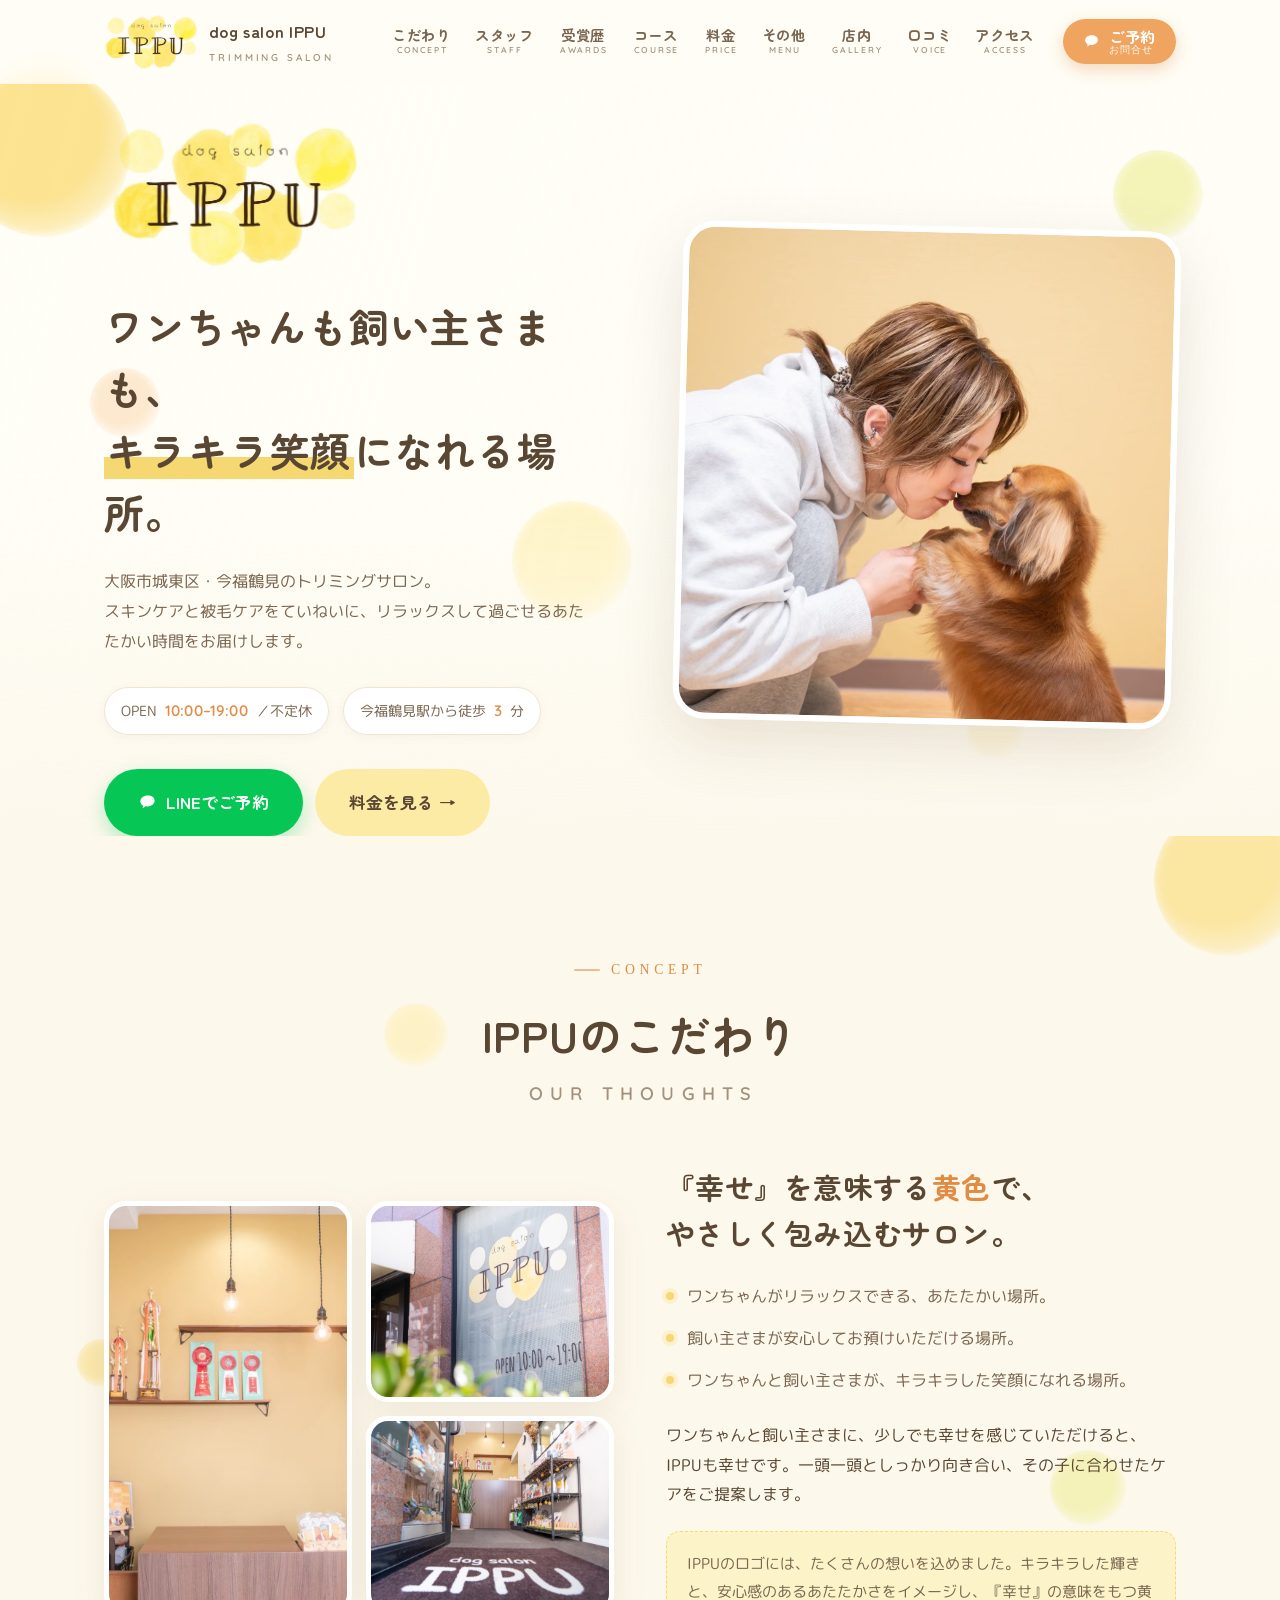
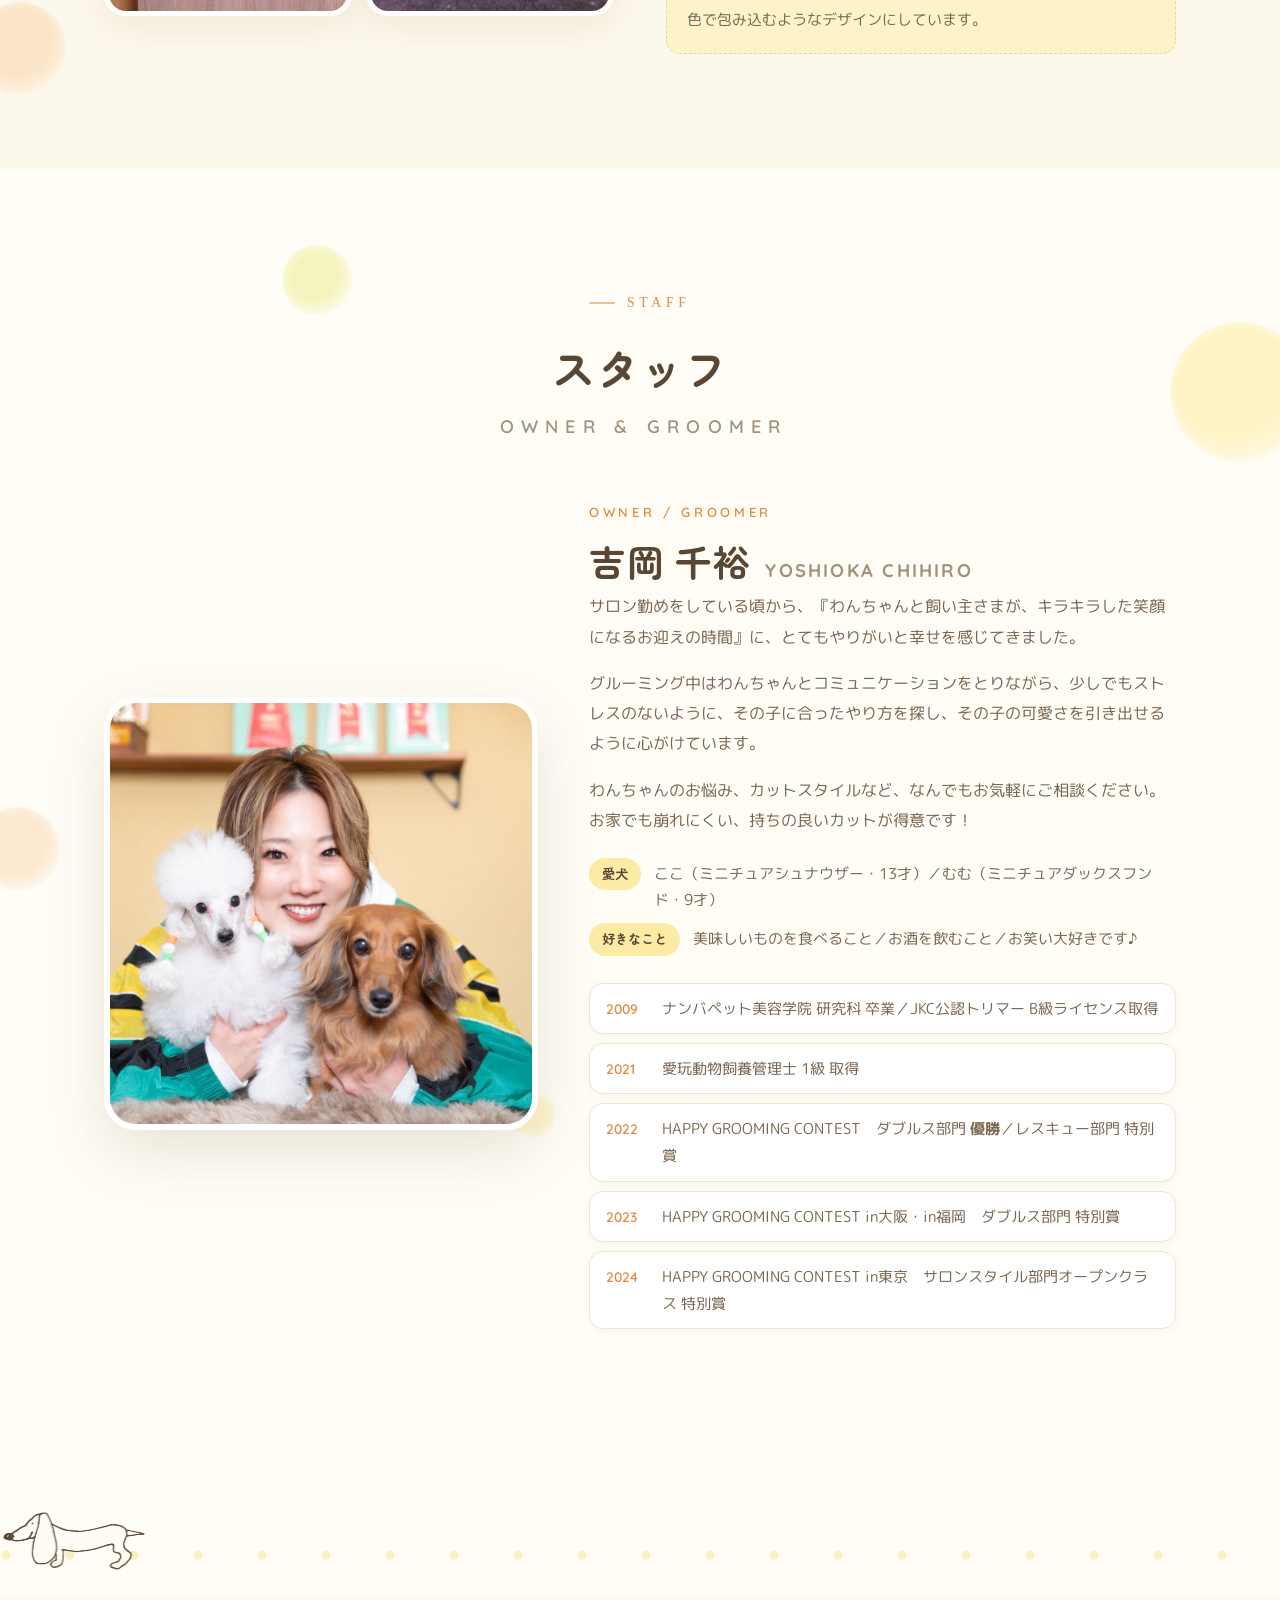
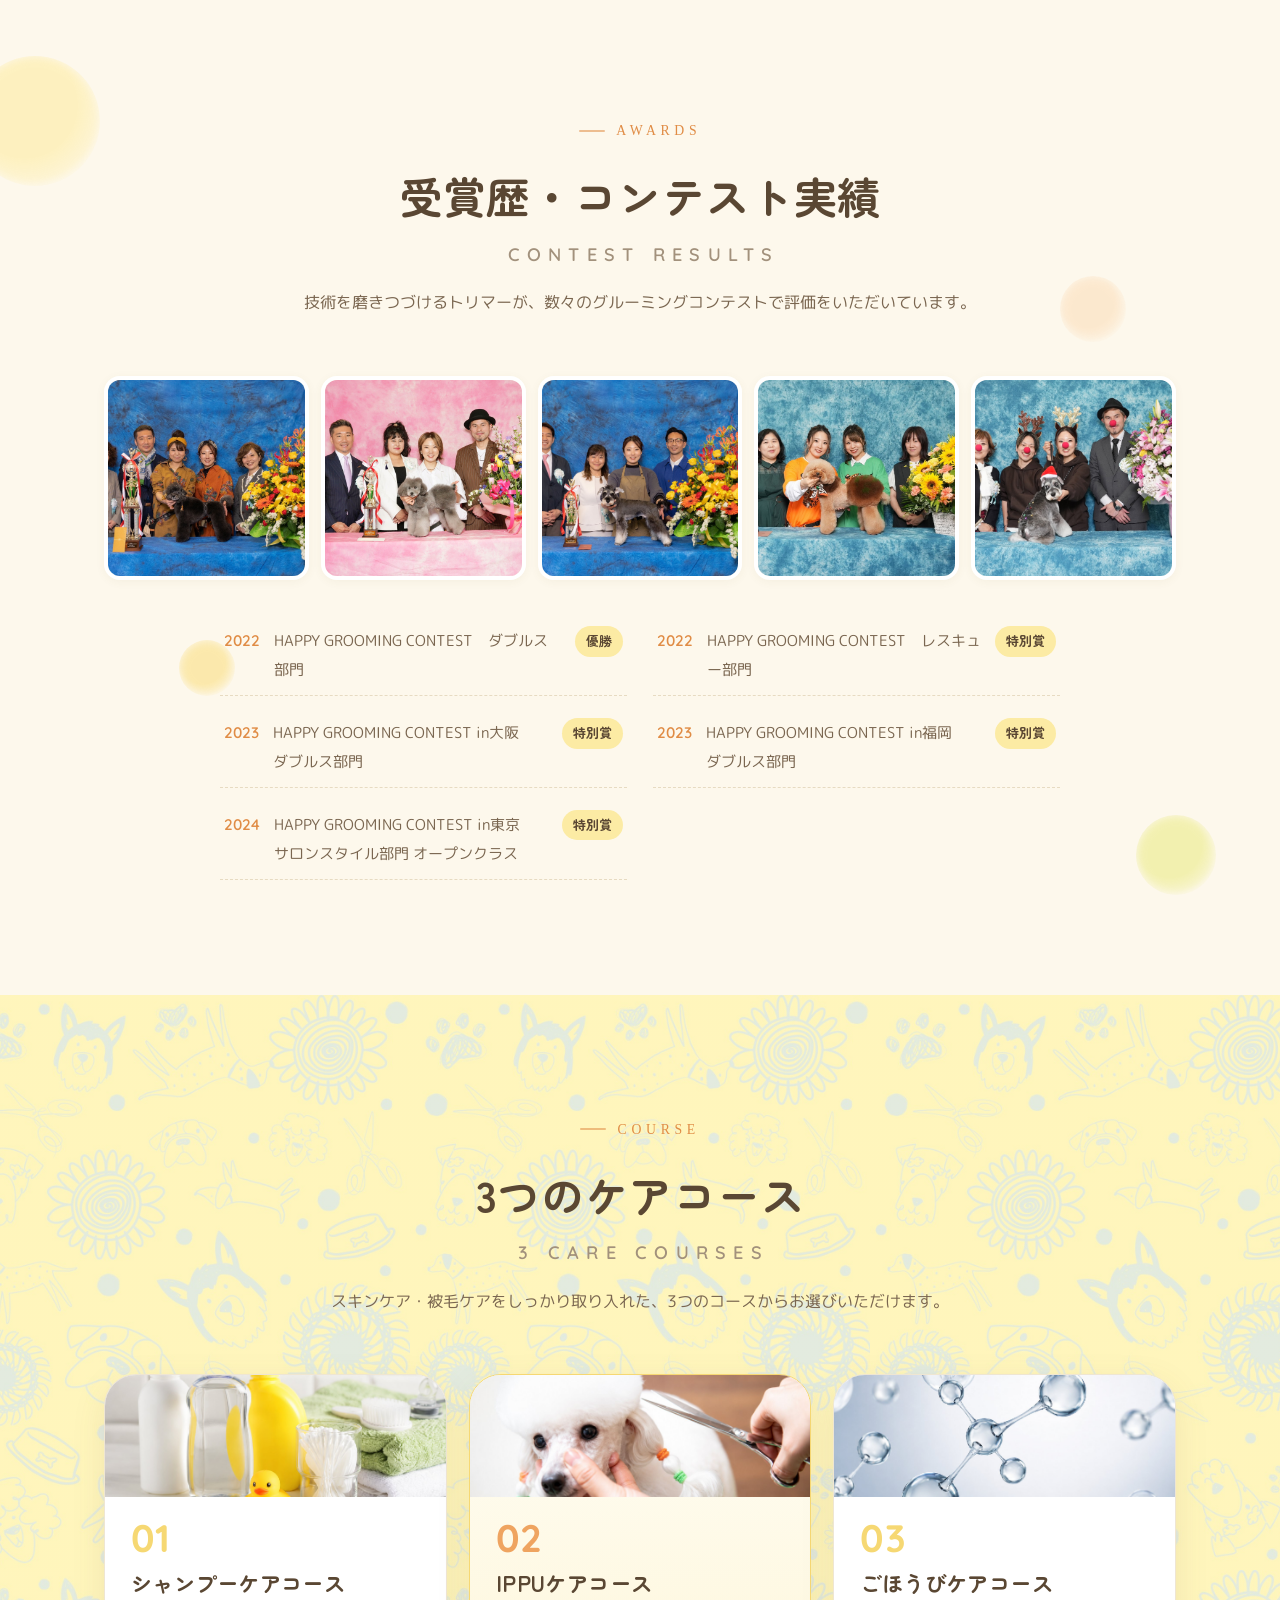
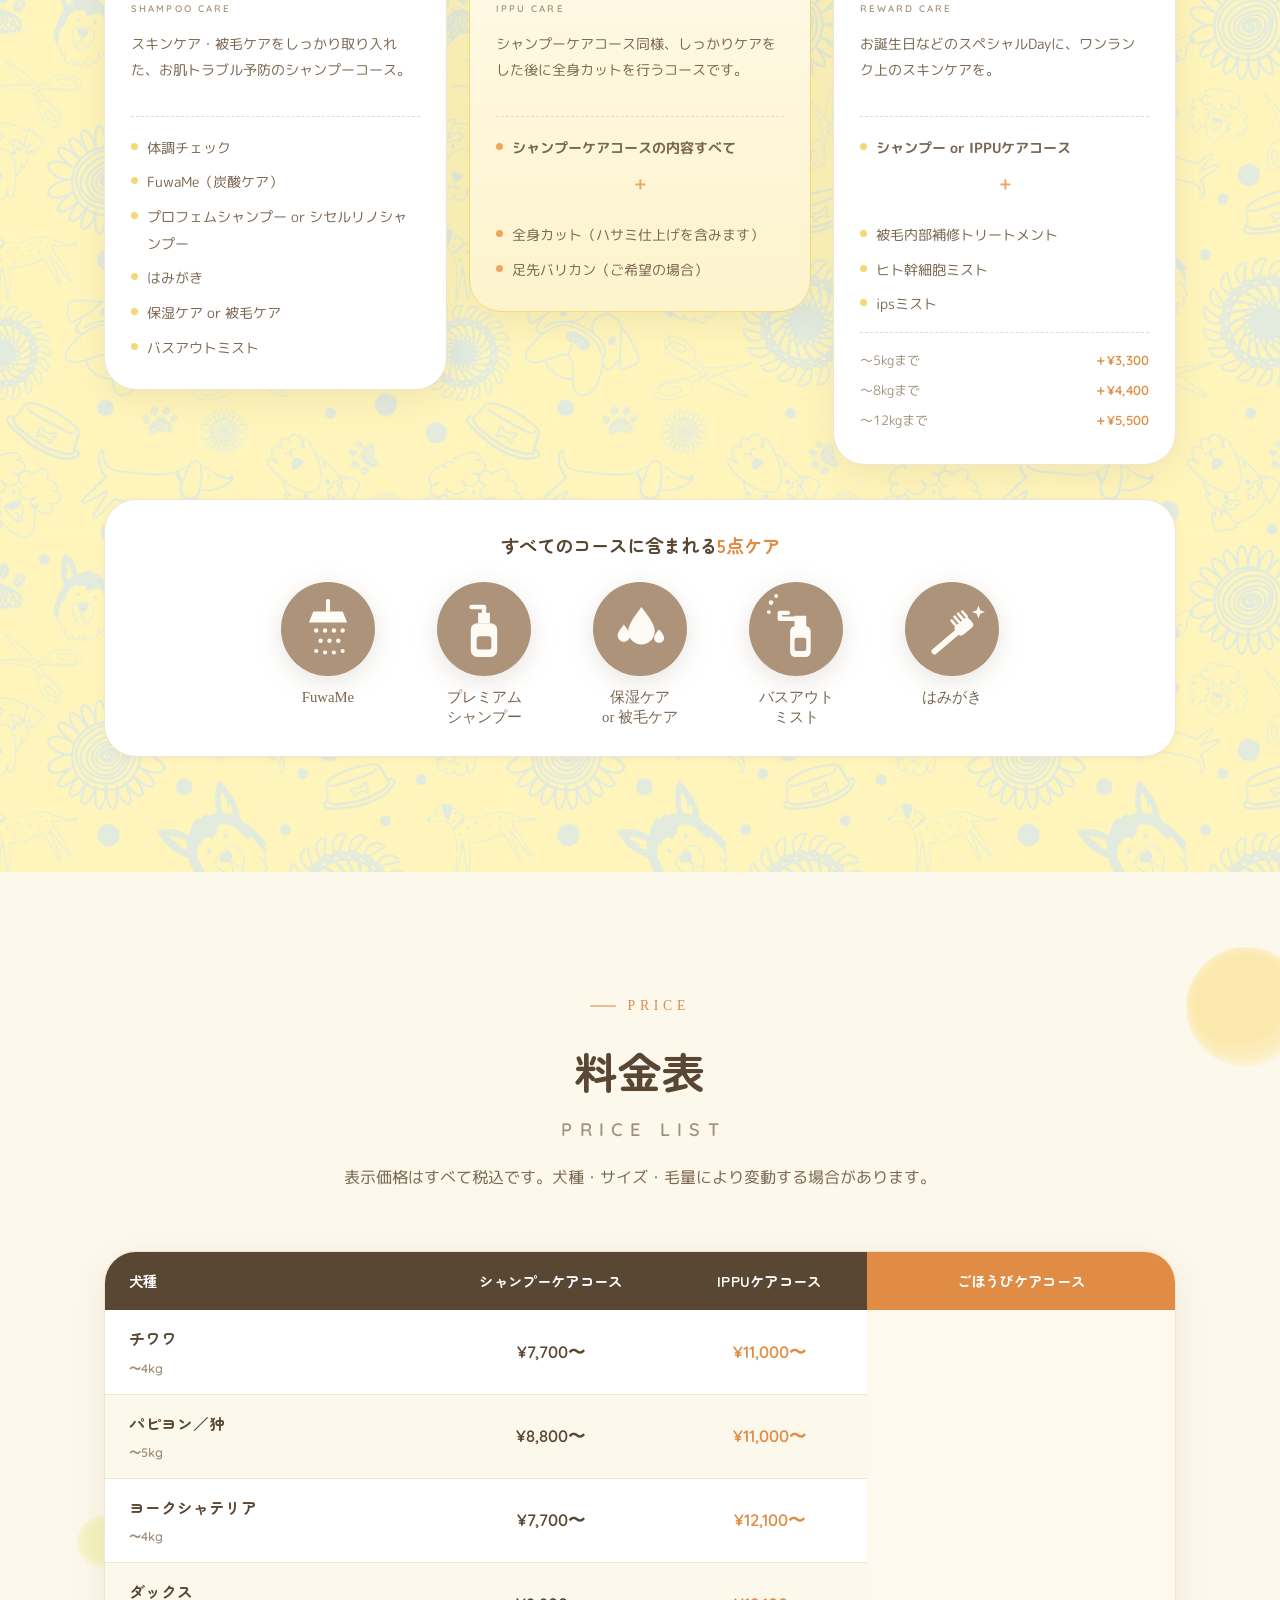
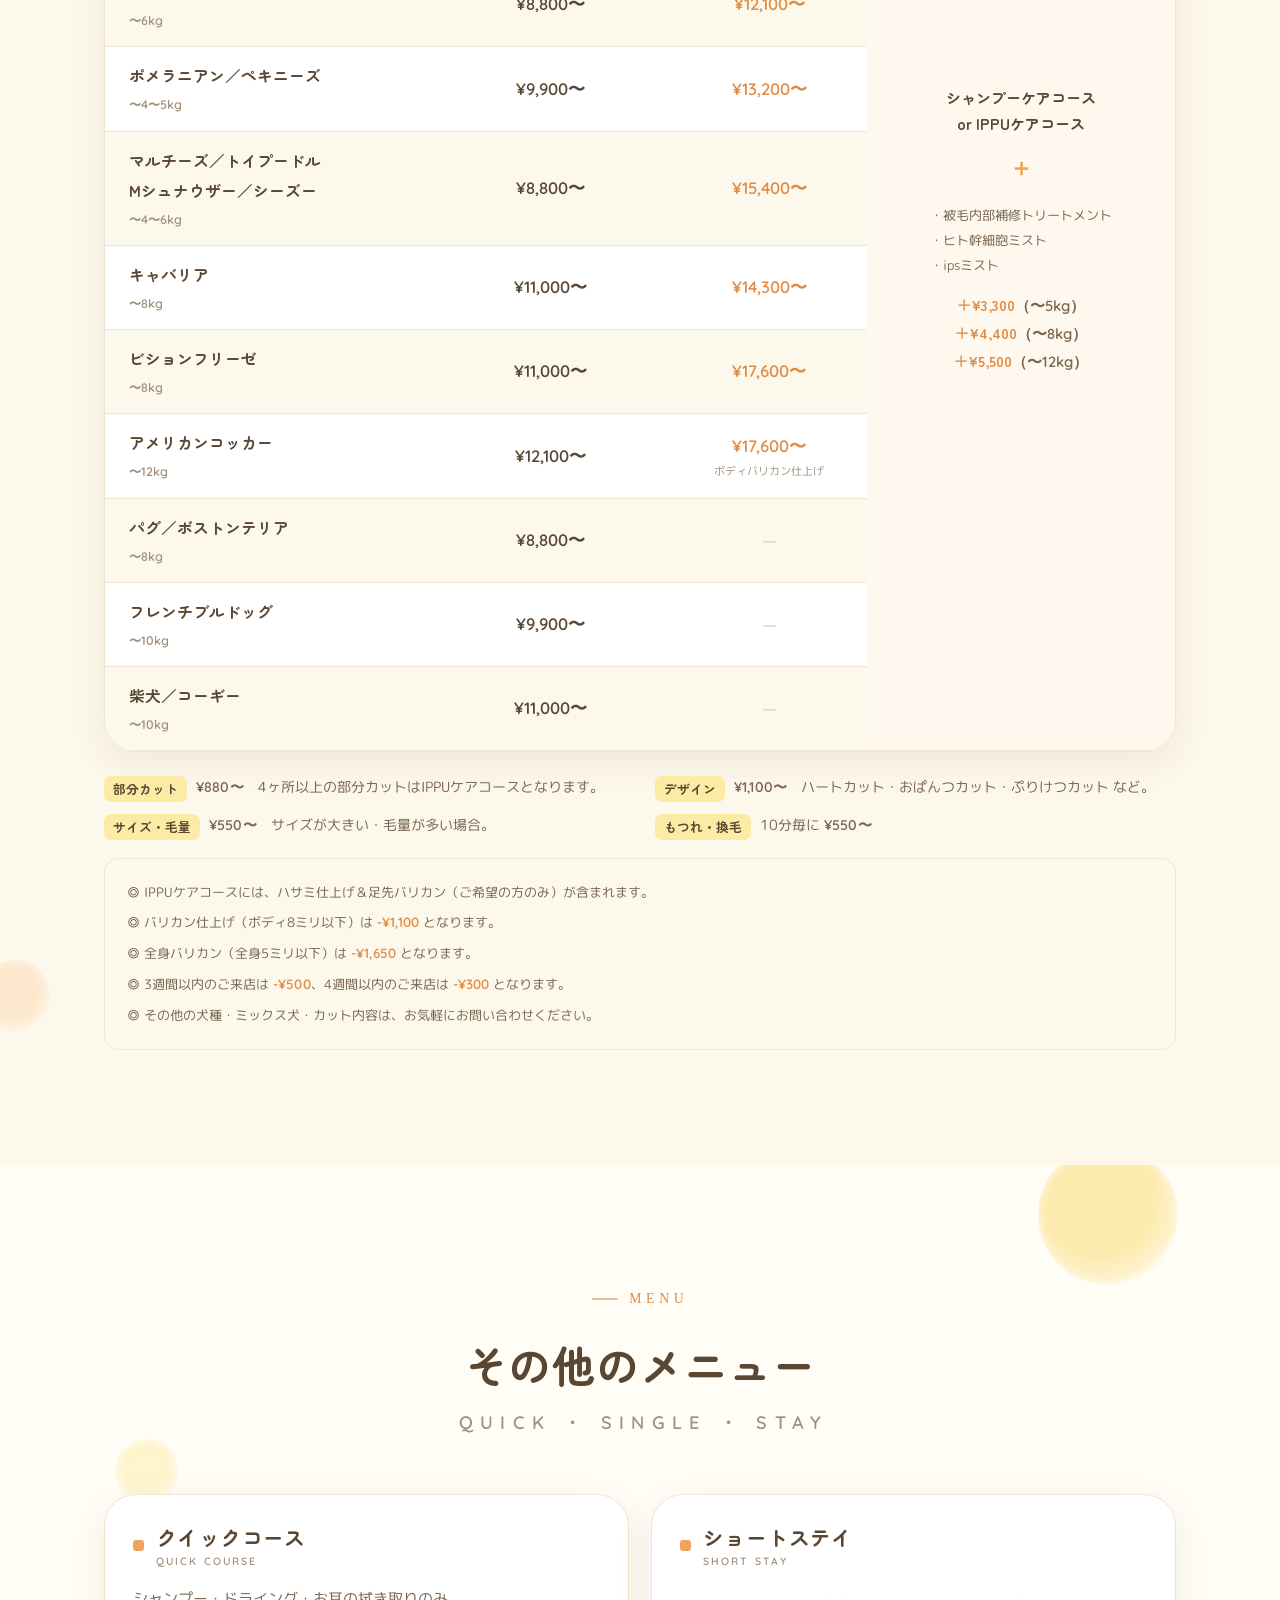
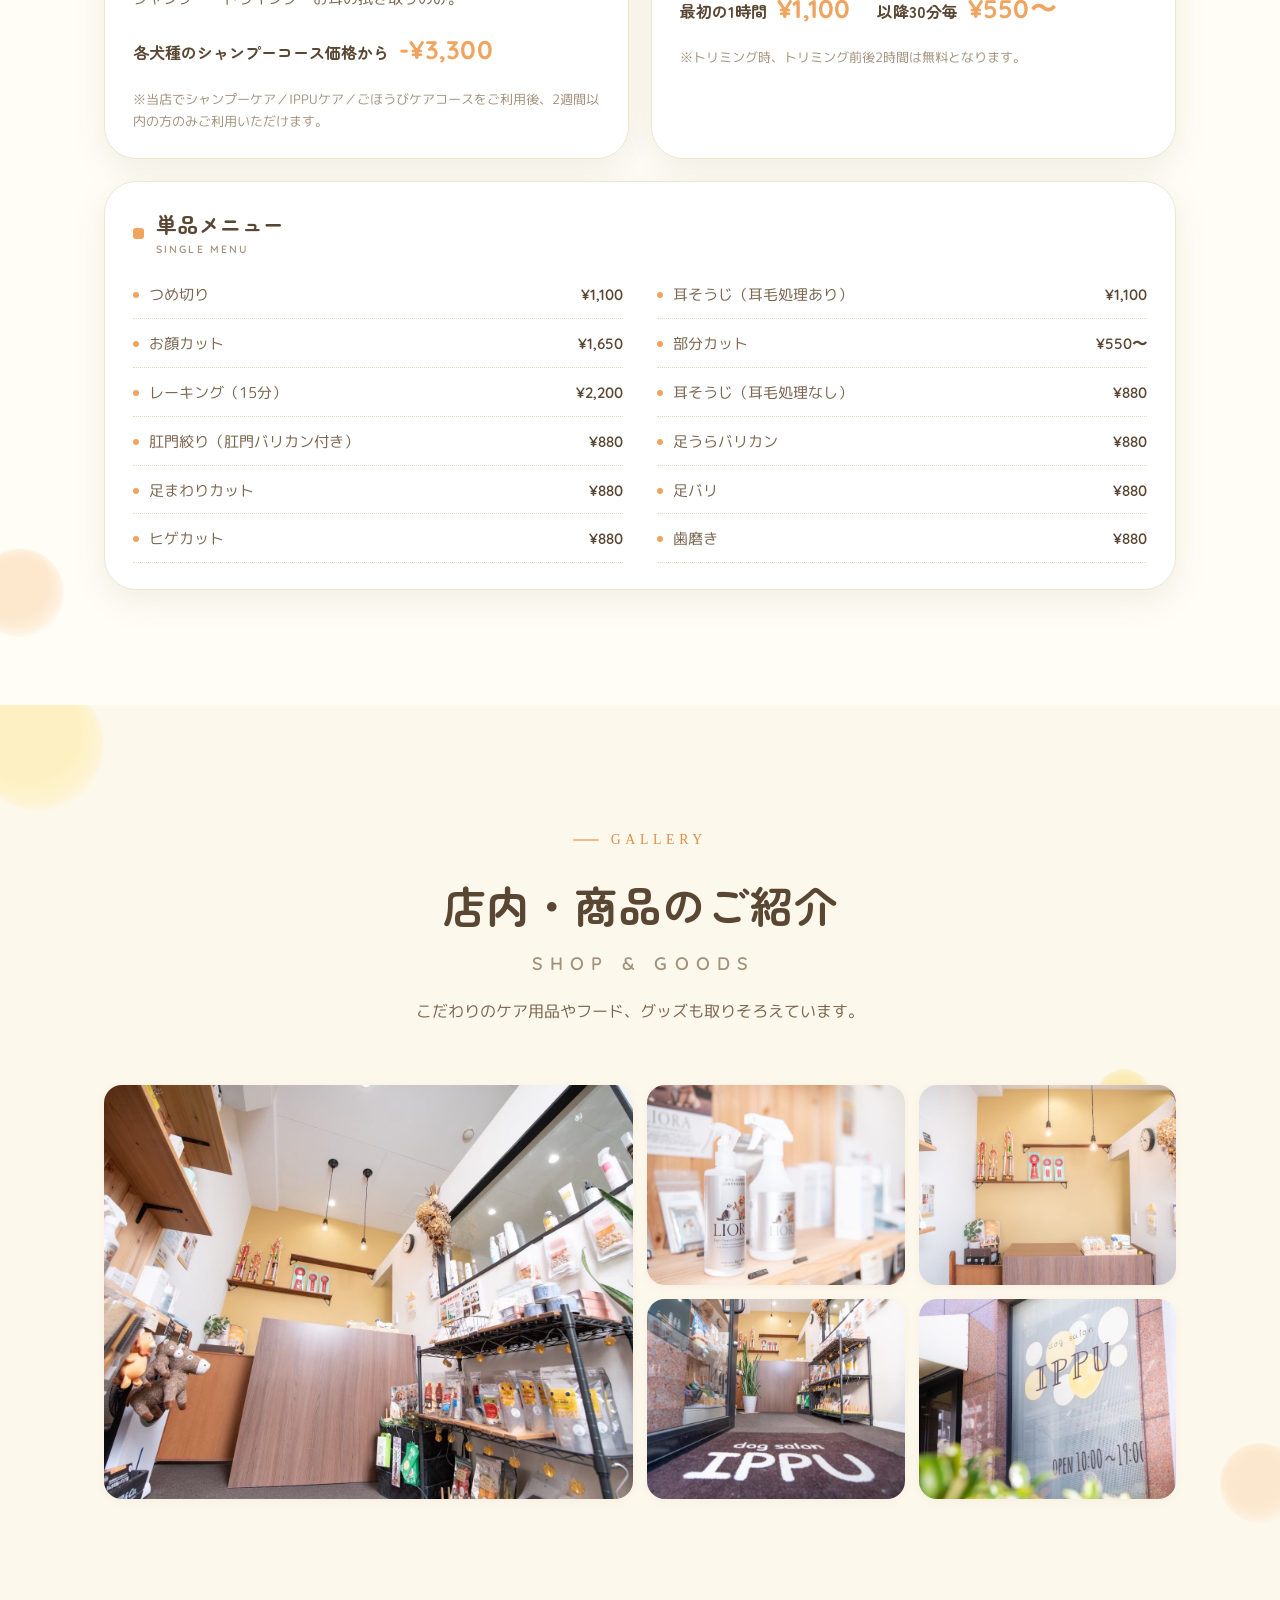
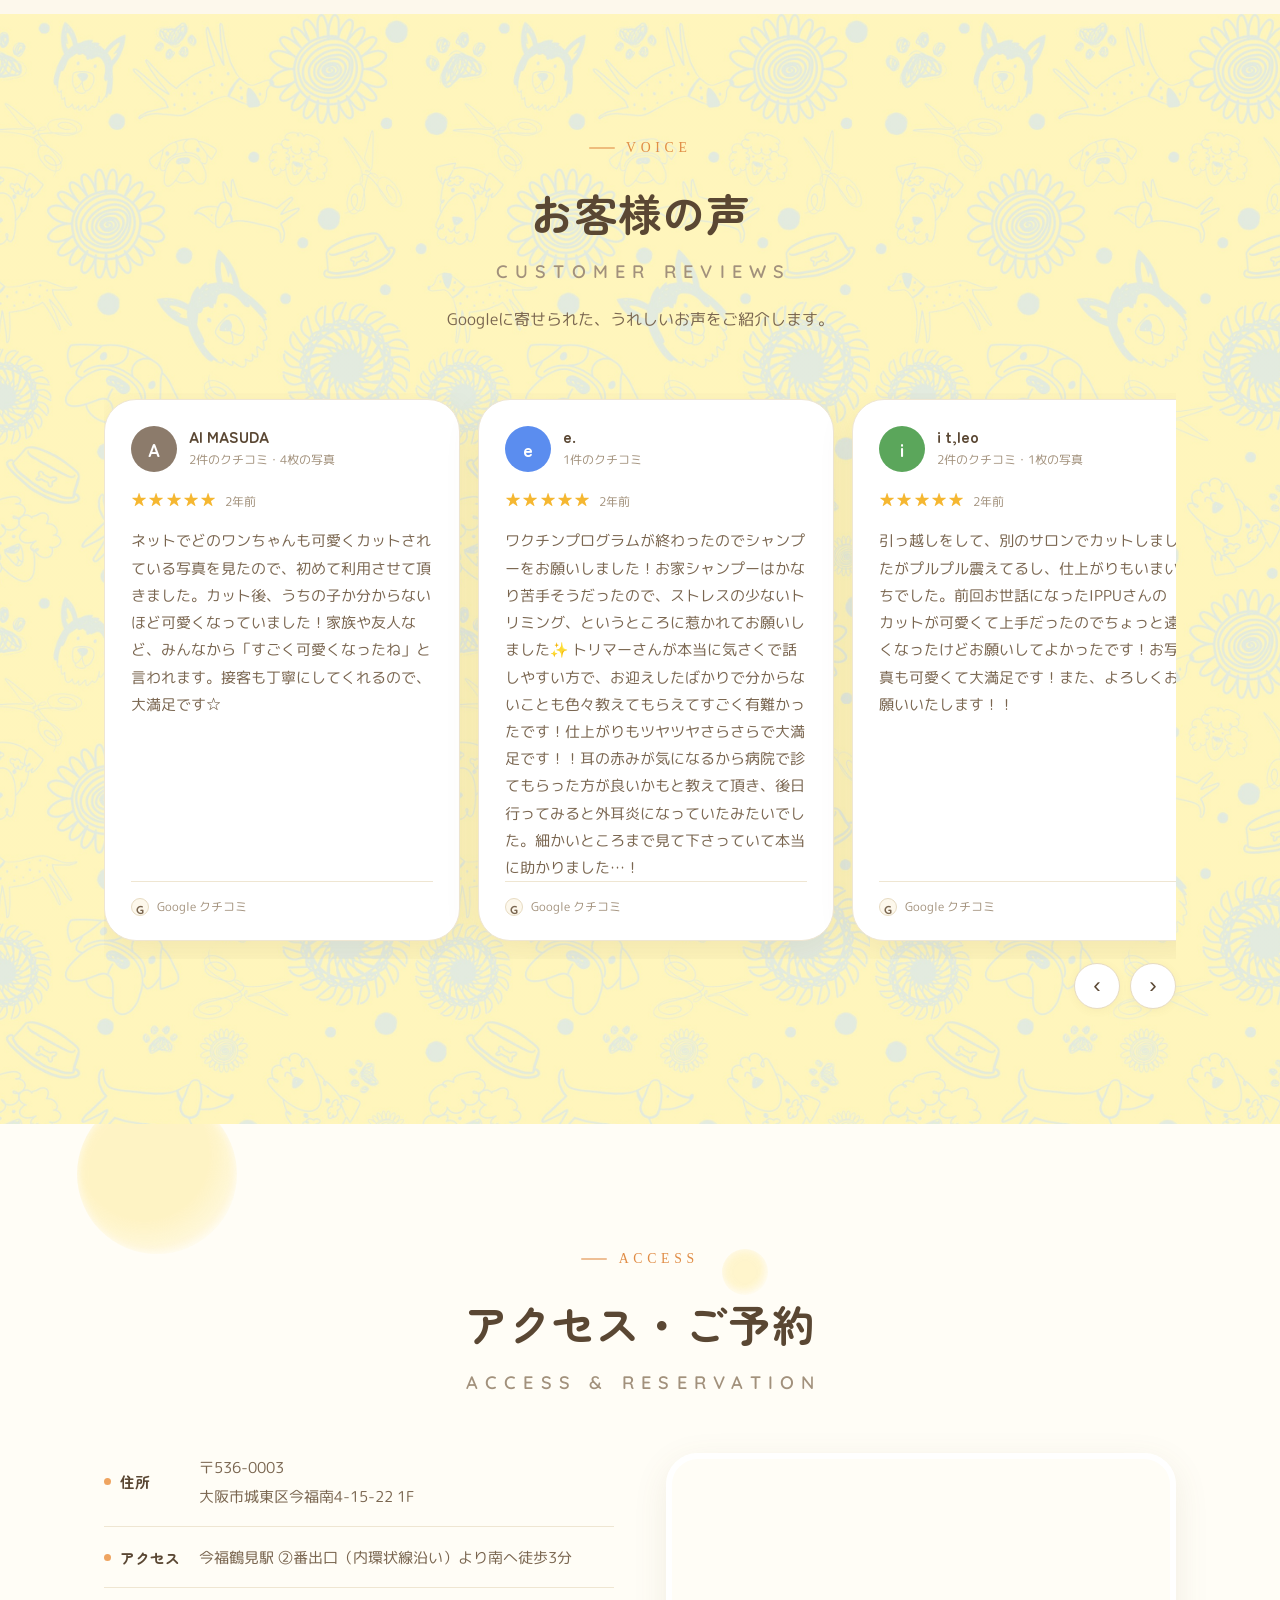
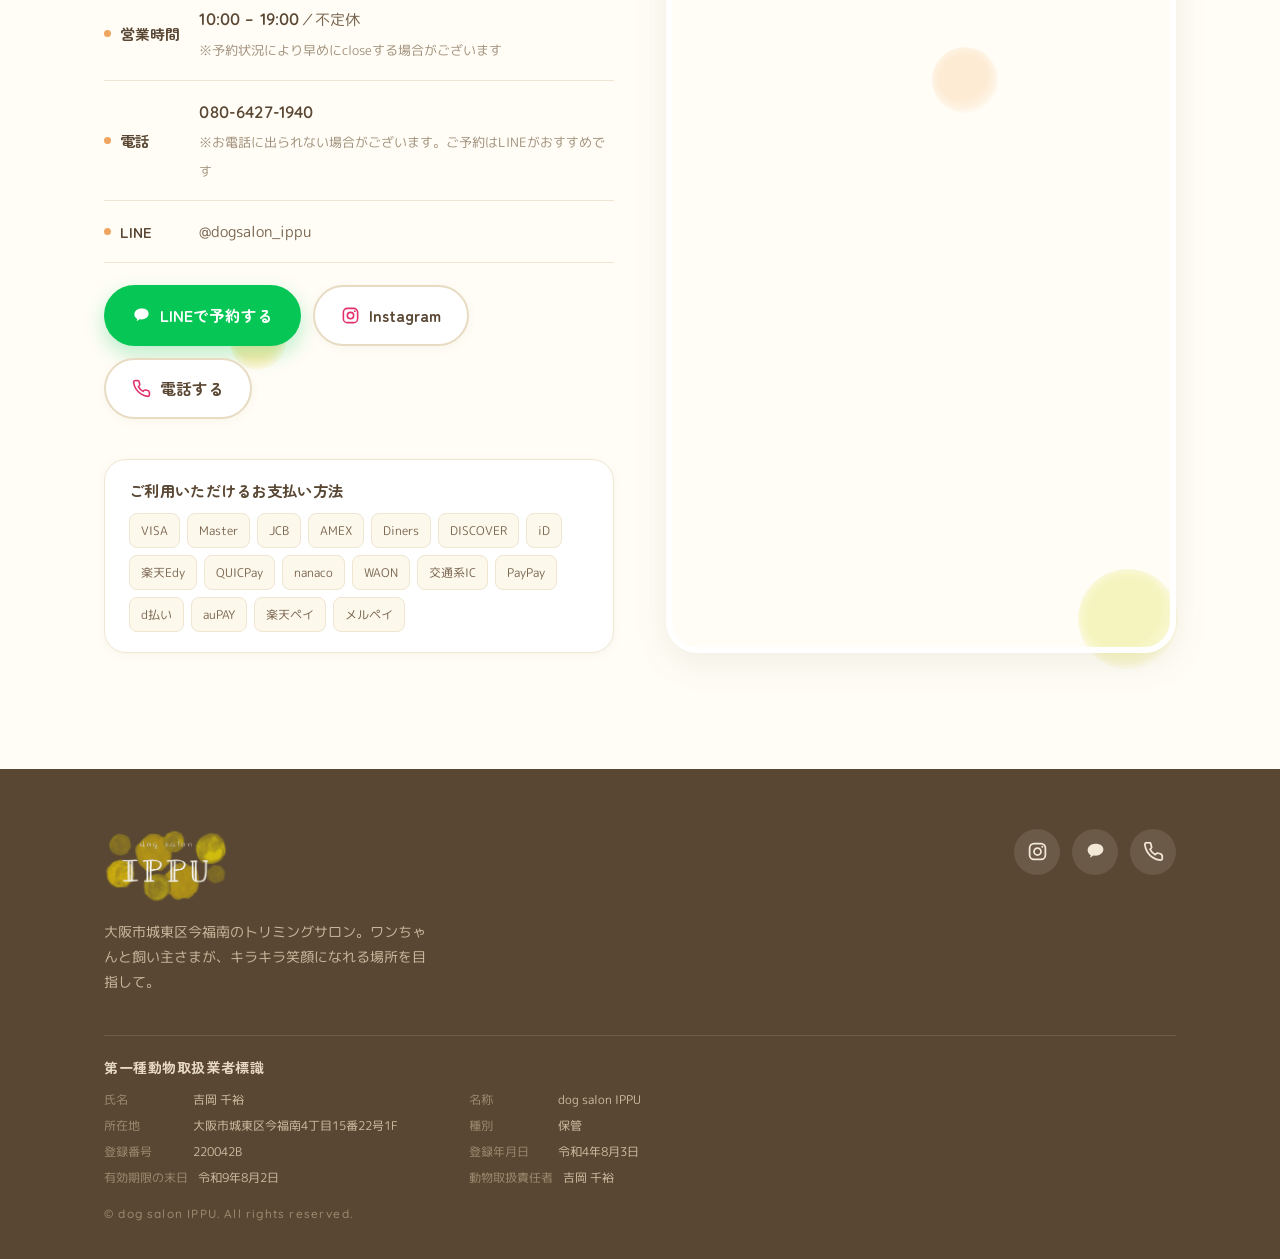
<file: index.html>
<!DOCTYPE html>
<html lang="ja">
<head>
<meta charset="UTF-8">
<meta name="viewport" content="width=device-width, initial-scale=1">
<title>dog salon IPPU｜大阪市城東区のトリミングサロン ドッグサロン イップ</title>
<meta name="robots" content="noindex">
<meta name="description" content="大阪市城東区今福南のトリミングサロン dog salon IPPU（イップ）。ワンちゃんがリラックスでき、飼い主さまが安心してお預けいただける、笑顔あふれる場所。スキンケア・被毛ケアにこだわったコースをご用意しています。">
<link rel="preconnect" href="https://fonts.googleapis.com">
<link rel="preconnect" href="https://fonts.gstatic.com" crossorigin>
<link href="https://fonts.googleapis.com/css2?family=Zen+Maru+Gothic:wght@400;500;700&family=M+PLUS+Rounded+1c:wght@400;500;700&family=Quicksand:wght@500;600;700&display=swap" rel="stylesheet">
<link rel="icon" href="data:image/svg+xml,<svg xmlns='http://www.w3.org/2000/svg' viewBox='0 0 100 100'><text y='.9em' font-size='90'>🐾</text></svg>">
<!-- TODO(公開時): 本番ドメイン確定後に OGP を追加
     <meta property="og:title" content="dog salon IPPU｜大阪市城東区のトリミングサロン">
     <meta property="og:image" content="https://www.dogsalon-ippu.com/assets/logo.png"> 等 -->
<link rel="stylesheet" href="style.css">
</head>
<body>

<!-- ============ NAV ============ -->
<header class="nav" id="nav">
  <div class="wrap">
    <a class="nav__logo" href="#top" aria-label="dog salon IPPU トップへ">
      <img src="assets/logo-mark.png" alt="dog salon IPPU ロゴ">
      <span><b>dog salon IPPU</b><small>TRIMMING SALON</small></span>
    </a>
    <nav class="nav__links" id="navLinks">
      <a href="#concept"><span class="jp">こだわり</span><span class="en">CONCEPT</span></a>
      <a href="#staff"><span class="jp">スタッフ</span><span class="en">STAFF</span></a>
      <a href="#awards"><span class="jp">受賞歴</span><span class="en">AWARDS</span></a>
      <a href="#course"><span class="jp">コース</span><span class="en">COURSE</span></a>
      <a href="#price"><span class="jp">料金</span><span class="en">PRICE</span></a>
      <a href="#menu"><span class="jp">その他</span><span class="en">MENU</span></a>
      <a href="#gallery"><span class="jp">店内</span><span class="en">GALLERY</span></a>
      <a href="#reviews"><span class="jp">口コミ</span><span class="en">VOICE</span></a>
      <a href="#access"><span class="jp">アクセス</span><span class="en">ACCESS</span></a>
    </nav>
    <a class="nav__cta" href="#access">
      <svg class="ic" width="17" height="17" viewBox="0 0 24 24" fill="none"><path d="M12 3C6.9 3 3 6.3 3 10.4c0 2.4 1.4 4.5 3.6 5.9-.1.6-.6 2-.7 2.4 0 .2.1.4.4.2.3-.1 2.4-1.6 3.3-2.2.8.1 1.6.2 2.4.2 5.1 0 9-3.3 9-7.4S17.1 3 12 3Z" fill="currentColor"/></svg>
      <span class="nav__cta-label"><b>ご予約</b><small>お問合せ</small></span>
    </a>
    <button class="nav__burger" id="burger" aria-label="メニューを開く"><span></span><span></span><span></span></button>
  </div>
</header>

<main id="top">

<!-- ============ HERO ============ -->
<section class="hero">
  <div class="hero__bg" aria-hidden="true">
    <div class="hero__slide" style="background-image:url('assets/storefront.jpg')"></div>
    <div class="hero__slide" style="background-image:url('assets/interior-reception.jpg')"></div>
    <div class="hero__slide" style="background-image:url('assets/interior-wide.jpg')"></div>
    <div class="hero__slide" style="background-image:url('assets/products-liora.jpg')"></div>
    <div class="hero__veil"></div>
  </div>
  <div class="dots" aria-hidden="true">
    <span class="dot" style="width:170px;height:170px;background:var(--butter-deep);top:8%;left:-40px;"></span>
    <span class="dot" style="width:120px;height:120px;background:var(--butter);top:60%;left:40%;opacity:.58;"></span>
    <span class="dot" style="width:90px;height:90px;background:var(--lime);top:18%;right:6%;opacity:.52;"></span>
    <span class="dot" style="width:70px;height:70px;background:var(--orange-soft);top:44%;left:7%;opacity:.56;"></span>
    <span class="dot" style="width:58px;height:58px;background:var(--butter-deep);bottom:9%;right:20%;opacity:.5;"></span>
    <span class="dot" style="width:46px;height:46px;background:var(--lime);top:30%;left:54%;opacity:.46;"></span>
  </div>
  <div class="wrap">
    <div class="hero__grid">
      <div class="hero__copy">
        <img class="hero__logo" src="assets/logo.png" alt="dog salon IPPU">
        <h1 class="hero__title"><span class="u-phrase">ワンちゃんも飼い主さまも、</span><span class="u-phrase"><span class="hl">キラキラ笑顔</span>になれる場所。</span></h1>
        <p class="hero__sub">大阪市城東区・今福鶴見のトリミングサロン。<br>スキンケアと被毛ケアをていねいに、リラックスして過ごせるあたたかい時間をお届けします。</p>
        <div class="hero__meta">
          <span class="hero__chip">OPEN <span class="num">10:00–19:00</span>／不定休</span>
          <span class="hero__chip">今福鶴見駅から徒歩<span class="num">3</span>分</span>
        </div>
        <div class="hero__actions">
          <a class="btn btn--line btn--lg" href="https://page.line.me/010bzmaf" target="_blank" rel="noopener">
            <svg class="ic" viewBox="0 0 24 24" fill="none"><path d="M12 3C6.9 3 3 6.3 3 10.4c0 2.4 1.4 4.5 3.6 5.9-.1.6-.6 2-.7 2.4 0 .2.1.4.4.2.3-.1 2.4-1.6 3.3-2.2.8.1 1.6.2 2.4.2 5.1 0 9-3.3 9-7.4S17.1 3 12 3Z" fill="currentColor"/></svg>
            LINEでご予約
          </a>
          <a class="btn btn--ghost btn--lg" href="#price">料金を見る →</a>
        </div>
      </div>
      <div class="hero__photo">
        <div class="frame"><img src="assets/hero-side.jpg" alt="オーナーグルーマーとワンちゃんのふれあい"></div>
      </div>
    </div>
  </div>
</section>

<!-- ============ CONCEPT ============ -->
<section class="section section--alt" id="concept">
  <div class="dots" aria-hidden="true">
    <span class="dot" style="width:150px;height:150px;background:var(--butter-deep);top:-30px;right:-24px;opacity:.55;"></span>
    <span class="dot" style="width:92px;height:92px;background:var(--orange-soft);bottom:8%;left:-26px;opacity:.62;"></span>
    <span class="dot" style="width:64px;height:64px;background:var(--butter);top:18%;left:30%;opacity:.46;"></span>
    <span class="dot" style="width:76px;height:76px;background:var(--lime);bottom:26%;right:12%;opacity:.46;"></span>
    <span class="dot" style="width:48px;height:48px;background:var(--butter-deep);top:54%;left:6%;opacity:.48;"></span>
  </div>
  <div class="wrap">
    <div class="sec-head reveal">
      <span class="eyebrow">CONCEPT</span>
      <h2 class="ttl">IPPUのこだわり<span class="en">OUR THOUGHTS</span></h2>
    </div>
    <div class="concept__grid">
      <div class="concept__photos reveal">
        <figure class="tall"><img src="assets/interior-reception.jpg" alt="やさしい黄色の壁と受賞トロフィーが並ぶ店内"></figure>
        <figure class="wide"><img src="assets/storefront.jpg" alt="dog salon IPPU の店頭"></figure>
        <figure class="wide"><img src="assets/mat.jpg" alt="dog salon IPPU のエントランスマット"></figure>
      </div>
      <div class="concept__body reveal">
        <h3>『幸せ』を意味する<span class="y">黄色</span>で、<br>やさしく包み込むサロン。</h3>
        <ul class="concept__lines">
          <li>ワンちゃんがリラックスできる、あたたかい場所。</li>
          <li>飼い主さまが安心してお預けいただける場所。</li>
          <li>ワンちゃんと飼い主さまが、キラキラした笑顔になれる場所。</li>
        </ul>
        <p>ワンちゃんと飼い主さまに、少しでも幸せを感じていただけると、IPPUも幸せです。一頭一頭としっかり向き合い、その子に合わせたケアをご提案します。</p>
        <div class="concept__note">IPPUのロゴには、たくさんの想いを込めました。キラキラした輝きと、安心感のあるあたたかさをイメージし、『幸せ』の意味をもつ黄色で包み込むようなデザインにしています。</div>
      </div>
    </div>
  </div>
</section>

<!-- ============ STAFF ============ -->
<section class="section" id="staff">
  <div class="dots" aria-hidden="true">
    <span class="dot" style="width:140px;height:140px;background:var(--butter);top:12%;right:-30px;opacity:.55;"></span>
    <span class="dot" style="width:84px;height:84px;background:var(--orange-soft);top:50%;left:-24px;opacity:.55;"></span>
    <span class="dot" style="width:60px;height:60px;background:var(--butter-deep);bottom:10%;right:16%;opacity:.48;"></span>
    <span class="dot" style="width:70px;height:70px;background:var(--lime);top:6%;left:22%;opacity:.46;"></span>
    <span class="dot" style="width:44px;height:44px;background:var(--butter);bottom:24%;left:40%;opacity:.46;"></span>
  </div>
  <div class="wrap">
    <div class="sec-head reveal">
      <span class="eyebrow">STAFF</span>
      <h2 class="ttl">スタッフ<span class="en">OWNER &amp; GROOMER</span></h2>
    </div>
    <div class="staff__grid">
      <div class="staff__photo reveal">
        <div class="frame"><img src="assets/hero.jpg" alt="オーナーグルーマー 吉岡千裕とワンちゃんたち"></div>
      </div>
      <div class="staff__body reveal">
        <span class="staff__role">OWNER / GROOMER</span>
        <h3 class="staff__name">吉岡 千裕<small>YOSHIOKA CHIHIRO</small></h3>
        <p class="staff__msg">サロン勤めをしている頃から、『わんちゃんと飼い主さまが、キラキラした笑顔になるお迎えの時間』に、とてもやりがいと幸せを感じてきました。</p>
        <p class="staff__msg">グルーミング中はわんちゃんとコミュニケーションをとりながら、少しでもストレスのないように、その子に合ったやり方を探し、その子の可愛さを引き出せるように心がけています。</p>
        <p class="staff__msg">わんちゃんのお悩み、カットスタイルなど、なんでもお気軽にご相談ください。お家でも崩れにくい、持ちの良いカットが得意です！</p>
        <div class="staff__facts">
          <div class="fact"><span class="fk">愛犬</span><span class="fv">ここ（ミニチュアシュナウザー・13才）／むむ（ミニチュアダックスフンド・9才）</span></div>
          <div class="fact"><span class="fk">好きなこと</span><span class="fv">美味しいものを食べること／お酒を飲むこと／お笑い大好きです♪</span></div>
        </div>
        <ul class="staff__quals">
          <li><span class="yr">2009</span><span>ナンバペット美容学院 研究科 卒業／JKC公認トリマー B級ライセンス取得</span></li>
          <li><span class="yr">2021</span><span>愛玩動物飼養管理士 1級 取得</span></li>
          <li><span class="yr">2022</span><span>HAPPY GROOMING CONTEST　ダブルス部門 <b>優勝</b>／レスキュー部門 特別賞</span></li>
          <li><span class="yr">2023</span><span>HAPPY GROOMING CONTEST in大阪・in福岡　ダブルス部門 特別賞</span></li>
          <li><span class="yr">2024</span><span>HAPPY GROOMING CONTEST in東京　サロンスタイル部門オープンクラス 特別賞</span></li>
        </ul>
      </div>
    </div>
  </div>
</section>

<!-- お散歩犬(コンテンツの合間のワンポイント) -->
<section class="dogstrip" aria-hidden="true">
  <div class="pawtrail"></div>
  <div class="dog-walk"><img src="assets/dachshund.png" alt=""></div>
</section>

<!-- ============ AWARDS ============ -->
<section class="section section--alt" id="awards">
  <div class="dots" aria-hidden="true">
    <span class="dot" style="width:130px;height:130px;background:var(--butter);top:6%;left:-30px;opacity:.55;"></span>
    <span class="dot" style="width:80px;height:80px;background:var(--lime);bottom:10%;right:5%;opacity:.55;"></span>
    <span class="dot" style="width:66px;height:66px;background:var(--orange-soft);top:28%;right:12%;opacity:.5;"></span>
    <span class="dot" style="width:56px;height:56px;background:var(--butter-deep);bottom:30%;left:14%;opacity:.48;"></span>
    <span class="dot" style="width:44px;height:44px;background:var(--lime);top:54%;right:30%;opacity:.46;"></span>
  </div>
  <div class="wrap">
    <div class="sec-head reveal">
      <span class="eyebrow">AWARDS</span>
      <h2 class="ttl">受賞歴・コンテスト実績<span class="en">CONTEST RESULTS</span></h2>
      <p class="lead"><span class="u-phrase">技術を磨きつづけるトリマーが、</span><span class="u-phrase">数々のグルーミングコンテストで</span><span class="u-phrase">評価をいただいています。</span></p>
    </div>
    <div class="awards__gallery reveal" id="awardGallery">
      <button data-img="assets/award1.jpg"><img src="assets/award1.jpg" alt="コンテスト受賞の様子1"></button>
      <button data-img="assets/award-pink.jpg"><img src="assets/award-pink.jpg" alt="コンテスト受賞の様子2"></button>
      <button data-img="assets/award2.jpg"><img src="assets/award2.jpg" alt="コンテスト受賞の様子3"></button>
      <button data-img="assets/award3.jpg"><img src="assets/award3.jpg" alt="コンテスト受賞の様子4"></button>
      <button data-img="assets/award4.jpg"><img src="assets/award4.jpg" alt="コンテスト受賞の様子5"></button>
    </div>
    <ul class="awards__list reveal">
      <li><span class="yr">2022</span><span>HAPPY GROOMING CONTEST　ダブルス部門</span><span class="rk">優勝</span></li>
      <li><span class="yr">2022</span><span>HAPPY GROOMING CONTEST　レスキュー部門</span><span class="rk">特別賞</span></li>
      <li><span class="yr">2023</span><span>HAPPY GROOMING CONTEST in大阪　ダブルス部門</span><span class="rk">特別賞</span></li>
      <li><span class="yr">2023</span><span>HAPPY GROOMING CONTEST in福岡　ダブルス部門</span><span class="rk">特別賞</span></li>
      <li><span class="yr">2024</span><span>HAPPY GROOMING CONTEST in東京　サロンスタイル部門 オープンクラス</span><span class="rk">特別賞</span></li>
    </ul>
  </div>
</section>

<!-- ============ COURSE ============ -->
<section class="section section--pattern" id="course">
  <div class="wrap">
    <div class="sec-head reveal">
      <span class="eyebrow">COURSE</span>
      <h2 class="ttl">3つのケアコース<span class="en">3 CARE COURSES</span></h2>
      <p class="lead"><span class="u-phrase">スキンケア・被毛ケアをしっかり取り入れた、</span><span class="u-phrase">3つのコースからお選びいただけます。</span></p>
    </div>
    <div class="courses">
      <article class="course reveal">
        <div class="course__banner"><img src="assets/course-1.jpg" alt="シャンプーケアのイメージ"></div>
        <div class="course__no num">01</div>
        <h3 class="course__name">シャンプーケアコース<span class="en">SHAMPOO CARE</span></h3>
        <p class="course__desc">スキンケア・被毛ケアをしっかり取り入れた、お肌トラブル予防のシャンプーコース。</p>
        <ul class="course__inc">
          <li>体調チェック</li>
          <li>FuwaMe（炭酸ケア）</li>
          <li>プロフェムシャンプー or シセルリノシャンプー</li>
          <li>はみがき</li>
          <li>保湿ケア or 被毛ケア</li>
          <li>バスアウトミスト</li>
        </ul>
      </article>

      <article class="course course--feature reveal">
        <div class="course__banner"><img src="assets/course-2.jpg" alt="IPPUケアコース（全身カット）のイメージ"></div>
        <div class="course__no num">02</div>
        <h3 class="course__name">IPPUケアコース<span class="en">IPPU CARE</span></h3>
        <p class="course__desc">シャンプーケアコース同様、しっかりケアをした後に全身カットを行うコースです。</p>
        <ul class="course__inc">
          <li><b>シャンプーケアコースの内容すべて</b></li>
        </ul>
        <div class="course__plus">＋</div>
        <ul class="course__inc" style="border-top:none;padding-top:0;">
          <li>全身カット（ハサミ仕上げを含みます）</li>
          <li>足先バリカン（ご希望の場合）</li>
        </ul>
      </article>

      <article class="course reveal">
        <div class="course__banner"><img src="assets/course-3.jpg" alt="ごほうびケアのイメージ"></div>
        <div class="course__no num">03</div>
        <h3 class="course__name">ごほうびケアコース<span class="en">REWARD CARE</span></h3>
        <p class="course__desc">お誕生日などのスペシャルDayに、ワンランク上のスキンケアを。</p>
        <ul class="course__inc">
          <li><b>シャンプー or IPPUケアコース</b></li>
        </ul>
        <div class="course__plus">＋</div>
        <ul class="course__inc" style="border-top:none;padding-top:0;">
          <li>被毛内部補修トリートメント</li>
          <li>ヒト幹細胞ミスト</li>
          <li>ipsミスト</li>
        </ul>
        <div style="margin-top:14px;border-top:1px dashed var(--line-2);padding-top:12px;">
          <div class="course__opt"><span>〜5kgまで</span><span class="num">＋¥3,300</span></div>
          <div class="course__opt"><span>〜8kgまで</span><span class="num">＋¥4,400</span></div>
          <div class="course__opt"><span>〜12kgまで</span><span class="num">＋¥5,500</span></div>
        </div>
      </article>
    </div>

    <div class="allinc reveal">
      <b class="allinc__head">すべてのコースに含まれる<span>5点ケア</span></b>
      <div class="allinc__items">
        <div class="care">
          <svg class="care-ico" viewBox="0 0 64 64" xmlns="http://www.w3.org/2000/svg" role="img" aria-label="FuwaMe">
            <circle cx="32" cy="32" r="32" fill="#AC937A"/>
            <path d="M32 13 v6" stroke="#FDFBF4" stroke-width="2.8" stroke-linecap="round" fill="none"/>
            <path d="M22 20 h20 l3 7.5 H19 z" fill="#FDFBF4"/>
            <g fill="#FDFBF4">
              <circle cx="24" cy="33" r="1.5"/><circle cx="30" cy="33" r="1.5"/><circle cx="36" cy="33" r="1.5"/><circle cx="42" cy="33" r="1.5"/>
              <circle cx="27" cy="40" r="1.5"/><circle cx="33" cy="40" r="1.5"/><circle cx="39" cy="40" r="1.5"/>
              <circle cx="24" cy="47" r="1.4"/><circle cx="30" cy="48" r="1.4"/><circle cx="36" cy="48" r="1.4"/><circle cx="42" cy="47" r="1.4"/>
            </g>
          </svg>
          <span>FuwaMe</span>
        </div>
        <div class="care">
          <svg class="care-ico" viewBox="0 0 64 64" xmlns="http://www.w3.org/2000/svg" role="img" aria-label="プレミアムシャンプー">
            <circle cx="32" cy="32" r="32" fill="#AC937A"/>
            <rect x="23" y="28" width="18" height="23" rx="4.5" fill="#FDFBF4"/>
            <rect x="28" y="21" width="8" height="7" fill="#FDFBF4"/>
            <path d="M32 21 V17 H23.5" fill="none" stroke="#FDFBF4" stroke-width="3" stroke-linecap="round" stroke-linejoin="round"/>
            <rect x="27" y="37" width="10" height="9" rx="2" fill="#AC937A"/>
          </svg>
          <span>プレミアム<br>シャンプー</span>
        </div>
        <div class="care">
          <svg class="care-ico" viewBox="0 0 64 64" xmlns="http://www.w3.org/2000/svg" role="img" aria-label="保湿ケア">
            <circle cx="32" cy="32" r="32" fill="#AC937A"/>
            <path d="M33 17 c-7 9 -9 13 -9 16.5 a9 9 0 0 0 18 0 c0 -3.5 -2 -7.5 -9 -16.5 z" fill="#FDFBF4"/>
            <path d="M21 29 c-3.2 4.2 -4.2 6 -4.2 7.6 a4.2 4.2 0 0 0 8.4 0 c0 -1.6 -1 -3.4 -4.2 -7.6 z" fill="#FDFBF4"/>
            <path d="M45 32 c-2.6 3.4 -3.4 4.8 -3.4 6.1 a3.4 3.4 0 0 0 6.8 0 c0 -1.3 -.8 -2.7 -3.4 -6.1 z" fill="#FDFBF4"/>
          </svg>
          <span>保湿ケア<br>or 被毛ケア</span>
        </div>
        <div class="care">
          <svg class="care-ico" viewBox="0 0 64 64" xmlns="http://www.w3.org/2000/svg" role="img" aria-label="バスアウトミスト">
            <circle cx="32" cy="32" r="32" fill="#AC937A"/>
            <rect x="28" y="30" width="14" height="21" rx="3.5" fill="#FDFBF4"/>
            <rect x="31" y="23" width="8" height="7" fill="#FDFBF4"/>
            <path d="M31 25 H21 v-4 h5.5" fill="none" stroke="#FDFBF4" stroke-width="3" stroke-linecap="round" stroke-linejoin="round"/>
            <g fill="#FDFBF4"><circle cx="15" cy="14" r="1.6"/><circle cx="13.5" cy="20.5" r="1.3"/><circle cx="18.5" cy="9.5" r="1.3"/></g>
            <rect x="31" y="38" width="8" height="9" rx="1.5" fill="#AC937A"/>
          </svg>
          <span>バスアウト<br>ミスト</span>
        </div>
        <div class="care">
          <svg class="care-ico" viewBox="0 0 64 64" xmlns="http://www.w3.org/2000/svg" role="img" aria-label="はみがき">
            <circle cx="32" cy="32" r="32" fill="#AC937A"/>
            <g transform="rotate(-40 32 32)">
              <path d="M13 34 h21 v4 H13 a2 2 0 0 1 0 -4 z" fill="#FDFBF4"/>
              <rect x="33" y="32" width="12.5" height="8" rx="2.6" fill="#FDFBF4"/>
              <g stroke="#FDFBF4" stroke-width="1.9" stroke-linecap="round">
                <path d="M35.5 32 v-4.5"/><path d="M38.7 32 v-5.2"/><path d="M41.9 32 v-5.2"/><path d="M45 32 v-4.5"/>
              </g>
            </g>
            <path d="M50 16 l1.2 3.2 3.2 1.2 -3.2 1.2 -1.2 3.2 -1.2 -3.2 -3.2 -1.2 3.2 -1.2 z" fill="#FDFBF4"/>
          </svg>
          <span>はみがき</span>
        </div>
      </div>
    </div>
  </div>
</section>

<!-- ============ PRICE ============ -->
<section class="section section--alt" id="price">
  <div class="dots" aria-hidden="true">
    <span class="dot" style="width:120px;height:120px;background:var(--butter-deep);top:4%;right:-26px;opacity:.48;"></span>
    <span class="dot" style="width:72px;height:72px;background:var(--orange-soft);bottom:7%;left:-22px;opacity:.52;"></span>
    <span class="dot" style="width:54px;height:54px;background:var(--lime);top:34%;left:6%;opacity:.4;"></span>
  </div>
  <div class="wrap">
    <div class="sec-head reveal">
      <span class="eyebrow">PRICE</span>
      <h2 class="ttl">料金表<span class="en">PRICE LIST</span></h2>
      <p class="lead"><span class="u-phrase">表示価格はすべて税込です。</span><span class="u-phrase">犬種・サイズ・毛量により</span><span class="u-phrase">変動する場合があります。</span></p>
    </div>

    <p class="price__swipe" aria-hidden="true"><svg viewBox="0 0 24 24" fill="none" stroke="currentColor" stroke-width="2.4" stroke-linecap="round" stroke-linejoin="round"><path d="M3 12h18M7 8l-4 4 4 4M17 8l4 4-4 4"/></svg>表は横にスクロールできます</p>
    <div class="price__scroll reveal">
      <div class="price__wrap">
        <table class="ptable">
          <thead>
            <tr>
              <th>犬種</th>
              <th>シャンプーケアコース</th>
              <th>IPPUケアコース</th>
              <th class="reward">ごほうびケアコース</th>
            </tr>
          </thead>
          <tbody>
            <tr>
              <td class="breed"><b>チワワ</b><span class="kg">〜4kg</span></td>
              <td class="pr">¥7,700〜</td>
              <td class="pr ippu">¥11,000〜</td>
              <td class="reward-cell" rowspan="12">
                <div class="reward-box">
                  <b>シャンプーケアコース<br>or IPPUケアコース</b>
                  <div class="pl num">＋</div>
                  <ul>
                    <li>・被毛内部補修トリートメント</li>
                    <li>・ヒト幹細胞ミスト</li>
                    <li>・ipsミスト</li>
                  </ul>
                  <div class="tier">
                    <b>＋¥3,300</b>（〜5kg）<br>
                    <b>＋¥4,400</b>（〜8kg）<br>
                    <b>＋¥5,500</b>（〜12kg）
                  </div>
                </div>
              </td>
            </tr>
            <tr><td class="breed"><b>パピヨン／狆</b><span class="kg">〜5kg</span></td><td class="pr">¥8,800〜</td><td class="pr ippu">¥11,000〜</td></tr>
            <tr><td class="breed"><b>ヨークシャテリア</b><span class="kg">〜4kg</span></td><td class="pr">¥7,700〜</td><td class="pr ippu">¥12,100〜</td></tr>
            <tr><td class="breed"><b>ダックス</b><span class="kg">〜6kg</span></td><td class="pr">¥8,800〜</td><td class="pr ippu">¥12,100〜</td></tr>
            <tr><td class="breed"><b><span class="u-phrase">ポメラニアン／</span><span class="u-phrase">ペキニーズ</span></b><span class="kg">〜4〜5kg</span></td><td class="pr">¥9,900〜</td><td class="pr ippu">¥13,200〜</td></tr>
            <tr><td class="breed"><b><span class="u-phrase">マルチーズ／</span><span class="u-phrase">トイプードル</span><br><span class="u-phrase">Mシュナウザー／</span><span class="u-phrase">シーズー</span></b><span class="kg">〜4〜6kg</span></td><td class="pr">¥8,800〜</td><td class="pr ippu">¥15,400〜</td></tr>
            <tr><td class="breed"><b>キャバリア</b><span class="kg">〜8kg</span></td><td class="pr">¥11,000〜</td><td class="pr ippu">¥14,300〜</td></tr>
            <tr><td class="breed"><b>ビションフリーゼ</b><span class="kg">〜8kg</span></td><td class="pr">¥11,000〜</td><td class="pr ippu">¥17,600〜</td></tr>
            <tr><td class="breed"><b>アメリカンコッカー</b><span class="kg">〜12kg</span></td><td class="pr">¥12,100〜</td><td class="pr ippu">¥17,600〜<small>ボディバリカン仕上げ</small></td></tr>
            <tr><td class="breed"><b><span class="u-phrase">パグ／</span><span class="u-phrase">ボストンテリア</span></b><span class="kg">〜8kg</span></td><td class="pr">¥8,800〜</td><td class="pr"><span class="dash">—</span></td></tr>
            <tr><td class="breed"><b>フレンチブルドッグ</b><span class="kg">〜10kg</span></td><td class="pr">¥9,900〜</td><td class="pr"><span class="dash">—</span></td></tr>
            <tr><td class="breed"><b>柴犬／コーギー</b><span class="kg">〜10kg</span></td><td class="pr">¥11,000〜</td><td class="pr"><span class="dash">—</span></td></tr>
          </tbody>
        </table>
      </div>
    </div>

    <ul class="price__notes reveal">
      <li><span class="tag">部分カット</span><span><b class="num">¥880〜</b>　4ヶ所以上の部分カットはIPPUケアコースとなります。</span></li>
      <li><span class="tag">デザイン</span><span><b class="num">¥1,100〜</b>　ハートカット・おぱんつカット・ぷりけつカット など。</span></li>
      <li><span class="tag">サイズ・毛量</span><span><b class="num">¥550〜</b>　サイズが大きい・毛量が多い場合。</span></li>
      <li><span class="tag">もつれ・換毛</span><span>10分毎に <b class="num">¥550〜</b></span></li>
    </ul>

    <ul class="price__fine reveal">
      <li><span class="star">◎</span> IPPUケアコースには、ハサミ仕上げ＆足先バリカン（ご希望の方のみ）が含まれます。</li>
      <li><span class="star">◎</span> バリカン仕上げ（ボディ8ミリ以下）は <span class="num">-¥1,100</span> となります。</li>
      <li><span class="star">◎</span> 全身バリカン（全身5ミリ以下）は <span class="num">-¥1,650</span> となります。</li>
      <li><span class="star">◎</span> 3週間以内のご来店は <span class="num">-¥500</span>、4週間以内のご来店は <span class="num">-¥300</span> となります。</li>
      <li><span class="star">◎</span> その他の犬種・ミックス犬・カット内容は、お気軽にお問い合わせください。</li>
    </ul>
  </div>
</section>

<!-- ============ MORE MENUS ============ -->
<section class="section" id="menu">
  <div class="dots" aria-hidden="true">
    <span class="dot" style="width:140px;height:140px;background:var(--butter-deep);top:-20px;right:8%;opacity:.5;"></span>
    <span class="dot" style="width:88px;height:88px;background:var(--orange-soft);bottom:6%;left:-24px;opacity:.58;"></span>
    <span class="dot" style="width:64px;height:64px;background:var(--butter);top:24%;left:9%;opacity:.46;"></span>
    <span class="dot" style="width:72px;height:72px;background:var(--lime);bottom:30%;right:14%;opacity:.46;"></span>
    <span class="dot" style="width:46px;height:46px;background:var(--butter-deep);top:56%;left:44%;opacity:.46;"></span>
  </div>
  <div class="wrap">
    <div class="sec-head reveal">
      <span class="eyebrow">MENU</span>
      <h2 class="ttl">その他のメニュー<span class="en">QUICK ・ SINGLE ・ STAY</span></h2>
    </div>
    <div class="menus">
      <article class="mcard mcard--orange reveal">
        <div class="mcard__head">
          <div><h3>クイックコース<span class="en">QUICK COURSE</span></h3></div>
        </div>
        <p class="lead">シャンプー・ドライング・お耳の拭き取りのみ。</p>
        <div class="bigprice"><div class="row"><span class="lbl">各犬種のシャンプーコース価格から</span><span class="num">-¥3,300</span></div></div>
        <p class="note">※当店でシャンプーケア／IPPUケア／ごほうびケアコースをご利用後、2週間以内の方のみご利用いただけます。</p>
      </article>

      <article class="mcard mcard--orange reveal">
        <div class="mcard__head">
          <div><h3>ショートステイ<span class="en">SHORT STAY</span></h3></div>
        </div>
        <div class="bigprice" style="gap:16px 26px;">
          <div class="row"><span class="lbl">最初の1時間</span><span class="num">¥1,100</span></div>
          <div class="row"><span class="lbl">以降30分毎</span><span class="num">¥550〜</span></div>
        </div>
        <p class="note">※トリミング時、トリミング前後2時間は無料となります。</p>
      </article>

      <article class="mcard mcard--full reveal">
        <div class="mcard__head">
          <div><h3>単品メニュー<span class="en">SINGLE MENU</span></h3></div>
        </div>
        <ul class="mlist mlist--2">
          <li><span class="nm">つめ切り</span><span class="pr">¥1,100</span></li>
          <li><span class="nm">耳そうじ（耳毛処理あり）</span><span class="pr">¥1,100</span></li>
          <li><span class="nm">お顔カット</span><span class="pr">¥1,650</span></li>
          <li><span class="nm">部分カット</span><span class="pr">¥550〜</span></li>
          <li><span class="nm">レーキング（15分）</span><span class="pr">¥2,200</span></li>
          <li><span class="nm">耳そうじ（耳毛処理なし）</span><span class="pr">¥880</span></li>
          <li><span class="nm">肛門絞り（肛門バリカン付き）</span><span class="pr">¥880</span></li>
          <li><span class="nm">足うらバリカン</span><span class="pr">¥880</span></li>
          <li><span class="nm">足まわりカット</span><span class="pr">¥880</span></li>
          <li><span class="nm">足バリ</span><span class="pr">¥880</span></li>
          <li><span class="nm">ヒゲカット</span><span class="pr">¥880</span></li>
          <li><span class="nm">歯磨き</span><span class="pr">¥880</span></li>
        </ul>
      </article>
    </div>
  </div>
</section>

<!-- ============ GALLERY ============ -->
<section class="section section--alt" id="gallery">
  <div class="dots" aria-hidden="true">
    <span class="dot" style="width:130px;height:130px;background:var(--butter);top:-24px;left:-26px;opacity:.5;"></span>
    <span class="dot" style="width:80px;height:80px;background:var(--orange-soft);bottom:10%;right:-20px;opacity:.52;"></span>
    <span class="dot" style="width:56px;height:56px;background:var(--butter-deep);top:40%;right:10%;opacity:.42;"></span>
  </div>
  <div class="wrap">
    <div class="sec-head reveal">
      <span class="eyebrow">GALLERY</span>
      <h2 class="ttl">店内・商品のご紹介<span class="en">SHOP &amp; GOODS</span></h2>
      <p class="lead"><span class="u-phrase">こだわりのケア用品やフード、</span><span class="u-phrase">グッズも取りそろえています。</span></p>
    </div>
    <div class="gallery reveal" id="gallery-grid">
      <button class="g-wide g-tall" data-img="assets/interior-wide.jpg"><img src="assets/interior-wide.jpg" alt="店内のディスプレイと物販棚"></button>
      <button data-img="assets/products-liora.jpg"><img src="assets/products-liora.jpg" alt="ケア用品 LIORA"></button>
      <button data-img="assets/interior-reception.jpg"><img src="assets/interior-reception.jpg" alt="受賞トロフィーの並ぶ受付"></button>
      <button data-img="assets/mat.jpg"><img src="assets/mat.jpg" alt="エントランスマット"></button>
      <button data-img="assets/storefront.jpg"><img src="assets/storefront.jpg" alt="店頭の様子"></button>
    </div>
  </div>
</section>

<!-- ============ REVIEWS ============ -->
<section class="section section--pattern" id="reviews">
  <div class="wrap">
    <div class="sec-head reveal">
      <span class="eyebrow">VOICE</span>
      <h2 class="ttl">お客様の声<span class="en">CUSTOMER REVIEWS</span></h2>
      <p class="lead"><span class="u-phrase">Googleに寄せられた、</span><span class="u-phrase">うれしいお声をご紹介します。</span></p>
    </div>
  </div>
  <div class="reviews reveal">
    <div class="reviews__track" id="reviewsTrack">
      <article class="review">
        <div class="review__head">
          <span class="review__avatar" style="background:#8C7B6B">A</span>
          <span class="review__who"><span class="review__name">AI MASUDA</span><span class="review__meta">2件のクチコミ・4枚の写真</span></span>
        </div>
        <div class="review__stars">★★★★★<span>2年前</span></div>
        <p class="review__body">ネットでどのワンちゃんも可愛くカットされている写真を見たので、初めて利用させて頂きました。カット後、うちの子か分からないほど可愛くなっていました！家族や友人など、みんなから「すごく可愛くなったね」と言われます。接客も丁寧にしてくれるので、大満足です☆</p>
        <div class="review__src"><span class="review__g">G</span>Google クチコミ</div>
      </article>
      <article class="review">
        <div class="review__head">
          <span class="review__avatar" style="background:#5B8DEF">e</span>
          <span class="review__who"><span class="review__name">e.</span><span class="review__meta">1件のクチコミ</span></span>
        </div>
        <div class="review__stars">★★★★★<span>2年前</span></div>
        <p class="review__body">ワクチンプログラムが終わったのでシャンプーをお願いしました！お家シャンプーはかなり苦手そうだったので、ストレスの少ないトリミング、というところに惹かれてお願いしました✨ トリマーさんが本当に気さくで話しやすい方で、お迎えしたばかりで分からないことも色々教えてもらえてすごく有難かったです！仕上がりもツヤツヤさらさらで大満足です！！耳の赤みが気になるから病院で診てもらった方が良いかもと教えて頂き、後日行ってみると外耳炎になっていたみたいでした。細かいところまで見て下さっていて本当に助かりました…！</p>
        <div class="review__src"><span class="review__g">G</span>Google クチコミ</div>
      </article>
      <article class="review">
        <div class="review__head">
          <span class="review__avatar" style="background:#5BA65B">i</span>
          <span class="review__who"><span class="review__name">i t,leo</span><span class="review__meta">2件のクチコミ・1枚の写真</span></span>
        </div>
        <div class="review__stars">★★★★★<span>2年前</span></div>
        <p class="review__body">引っ越しをして、別のサロンでカットしましたがプルプル震えてるし、仕上がりもいまいちでした。前回お世話になったIPPUさんのカットが可愛くて上手だったのでちょっと遠くなったけどお願いしてよかったです！お写真も可愛くて大満足です！また、よろしくお願いいたします！！</p>
        <div class="review__src"><span class="review__g">G</span>Google クチコミ</div>
      </article>
      <article class="review">
        <div class="review__head">
          <span class="review__avatar" style="background:#5C6BC0">n</span>
          <span class="review__who"><span class="review__name">n n</span><span class="review__meta">1件のクチコミ</span></span>
        </div>
        <div class="review__stars">★★★★★<span>2年前</span></div>
        <p class="review__body">初めてのカットをお願いいたしました。丁寧に可愛く仕上げていただき感動です！今後もお世話になりたいサロンです。</p>
        <div class="review__src"><span class="review__g">G</span>Google クチコミ</div>
      </article>
      <article class="review">
        <div class="review__head">
          <span class="review__avatar" style="background:#9C5BC0">D</span>
          <span class="review__who"><span class="review__name">DOLU RUPIAH</span><span class="review__meta">2件のクチコミ</span></span>
        </div>
        <div class="review__stars">★★★★★<span>2年前</span></div>
        <p class="review__body">初めて利用させていただきました。お迎えまでの間も遊んでいただき、ありがとうございました！お迎え時のワンコを見れば楽しい時間だったことが分かります。本当にありがとうございました♥♥</p>
        <div class="review__src"><span class="review__g">G</span>Google クチコミ</div>
      </article>
    </div>
    <div class="reviews__ctrl">
      <button id="revPrev" aria-label="前の口コミへ">‹</button>
      <button id="revNext" aria-label="次の口コミへ">›</button>
    </div>
  </div>
</section>

<!-- ============ ACCESS ============ -->
<section class="section" id="access">
  <div class="dots" aria-hidden="true">
    <span class="dot" style="width:160px;height:160px;background:var(--butter);top:-30px;left:6%;opacity:.55;"></span>
    <span class="dot" style="width:100px;height:100px;background:var(--lime);bottom:8%;right:8%;opacity:.46;"></span>
    <span class="dot" style="width:66px;height:66px;background:var(--orange-soft);top:42%;right:22%;opacity:.5;"></span>
    <span class="dot" style="width:56px;height:56px;background:var(--butter-deep);bottom:32%;left:18%;opacity:.48;"></span>
    <span class="dot" style="width:46px;height:46px;background:var(--butter);top:10%;right:40%;opacity:.46;"></span>
  </div>
  <div class="wrap">
    <div class="sec-head reveal">
      <span class="eyebrow">ACCESS</span>
      <h2 class="ttl">アクセス・ご予約<span class="en">ACCESS &amp; RESERVATION</span></h2>
    </div>
    <div class="access__grid">
      <div class="access__info reveal">
        <div class="info-row"><span class="k">住所</span><span class="v">〒536-0003<br>大阪市城東区今福南4-15-22 1F</span></div>
        <div class="info-row"><span class="k">アクセス</span><span class="v">今福鶴見駅 ②番出口（内環状線沿い）より南へ徒歩3分</span></div>
        <div class="info-row"><span class="k">営業時間</span><span class="v"><span class="num">10:00 – 19:00</span>／不定休<br><small style="color:var(--ink-3)">※予約状況により早めにcloseする場合がございます</small></span></div>
        <div class="info-row"><span class="k">電話</span><span class="v"><span class="num">080-6427-1940</span><br><small style="color:var(--ink-3)">※お電話に出られない場合がございます。ご予約はLINEがおすすめです</small></span></div>
        <div class="info-row"><span class="k">LINE</span><span class="v">@dogsalon_ippu</span></div>

        <div class="access__cta">
          <a class="btn btn--line" href="https://page.line.me/010bzmaf" target="_blank" rel="noopener">
            <svg class="ic" viewBox="0 0 24 24" fill="none"><path d="M12 3C6.9 3 3 6.3 3 10.4c0 2.4 1.4 4.5 3.6 5.9-.1.6-.6 2-.7 2.4 0 .2.1.4.4.2.3-.1 2.4-1.6 3.3-2.2.8.1 1.6.2 2.4.2 5.1 0 9-3.3 9-7.4S17.1 3 12 3Z" fill="currentColor"/></svg>
            LINEで予約する
          </a>
          <a class="btn btn--ig" href="https://www.instagram.com/dogsalon_ippu?igshid=YmMyMTA2M2Y%3D" target="_blank" rel="noopener">
            <svg class="ic" viewBox="0 0 24 24" fill="none" stroke="currentColor" stroke-width="2"><rect x="3" y="3" width="18" height="18" rx="5"/><circle cx="12" cy="12" r="4"/><circle cx="17.5" cy="6.5" r="1.2" fill="currentColor" stroke="none"/></svg>
            Instagram
          </a>
          <a class="btn btn--ig" href="tel:08064271940">
            <svg class="ic" viewBox="0 0 24 24" fill="none" stroke="currentColor" stroke-width="2" stroke-linecap="round" stroke-linejoin="round"><path d="M22 16.9v3a2 2 0 0 1-2.2 2 19.8 19.8 0 0 1-8.6-3.1 19.5 19.5 0 0 1-6-6A19.8 19.8 0 0 1 2.1 4.2 2 2 0 0 1 4.1 2h3a2 2 0 0 1 2 1.7c.1.9.3 1.8.6 2.7a2 2 0 0 1-.5 2.1L8 9.6a16 16 0 0 0 6 6l1.1-1.1a2 2 0 0 1 2.1-.5c.9.3 1.8.5 2.7.6a2 2 0 0 1 1.7 2Z"/></svg>
            電話する
          </a>
        </div>

        <div class="pay">
          <h4>ご利用いただけるお支払い方法</h4>
          <div class="pay__items">
            <span>VISA</span><span>Master</span><span>JCB</span><span>AMEX</span><span>Diners</span><span>DISCOVER</span><span>iD</span><span>楽天Edy</span><span>QUICPay</span><span>nanaco</span><span>WAON</span><span>交通系IC</span><span>PayPay</span><span>d払い</span><span>auPAY</span><span>楽天ペイ</span><span>メルペイ</span>
          </div>
        </div>
      </div>
      <div class="access__map reveal">
        <iframe title="dog salon IPPU の地図" loading="lazy" referrerpolicy="no-referrer-when-downgrade"
          src="https://maps.google.com/maps?q=%E5%A4%A7%E9%98%AA%E5%B8%82%E5%9F%8E%E6%9D%B1%E5%8C%BA%E4%BB%8A%E7%A6%8F%E5%8D%974-15-22&t=&z=16&ie=UTF8&iwloc=&output=embed"></iframe>
      </div>
    </div>
  </div>
</section>

</main>

<!-- ============ FOOTER ============ -->
<footer class="footer">
  <div class="wrap">
    <div class="footer__top">
      <div class="footer__brand">
        <img src="assets/logo-light.png" alt="dog salon IPPU">
        <p>大阪市城東区今福南のトリミングサロン。ワンちゃんと飼い主さまが、キラキラ笑顔になれる場所を目指して。</p>
      </div>
      <div class="footer__sns">
        <a href="https://www.instagram.com/dogsalon_ippu?igshid=YmMyMTA2M2Y%3D" target="_blank" rel="noopener" aria-label="Instagram">
          <svg viewBox="0 0 24 24" fill="none" stroke="currentColor" stroke-width="2"><rect x="3" y="3" width="18" height="18" rx="5"/><circle cx="12" cy="12" r="4"/><circle cx="17.5" cy="6.5" r="1.2" fill="currentColor" stroke="none"/></svg>
        </a>
        <a href="https://page.line.me/010bzmaf" target="_blank" rel="noopener" aria-label="LINE">
          <svg viewBox="0 0 24 24" fill="currentColor"><path d="M12 3C6.9 3 3 6.3 3 10.4c0 2.4 1.4 4.5 3.6 5.9-.1.6-.6 2-.7 2.4 0 .2.1.4.4.2.3-.1 2.4-1.6 3.3-2.2.8.1 1.6.2 2.4.2 5.1 0 9-3.3 9-7.4S17.1 3 12 3Z"/></svg>
        </a>
        <a href="tel:08064271940" aria-label="電話">
          <svg viewBox="0 0 24 24" fill="none" stroke="currentColor" stroke-width="2" stroke-linecap="round" stroke-linejoin="round"><path d="M22 16.9v3a2 2 0 0 1-2.2 2 19.8 19.8 0 0 1-8.6-3.1 19.5 19.5 0 0 1-6-6A19.8 19.8 0 0 1 2.1 4.2 2 2 0 0 1 4.1 2h3a2 2 0 0 1 2 1.7c.1.9.3 1.8.6 2.7a2 2 0 0 1-.5 2.1L8 9.6a16 16 0 0 0 6 6l1.1-1.1a2 2 0 0 1 2.1-.5c.9.3 1.8.5 2.7.6a2 2 0 0 1 1.7 2Z"/></svg>
        </a>
      </div>
    </div>
    <div class="footer__legal">
      <h4>第一種動物取扱業者標識</h4>
      <dl>
        <div><dt>氏名</dt><dd>吉岡 千裕</dd></div>
        <div><dt>名称</dt><dd>dog salon IPPU</dd></div>
        <div><dt>所在地</dt><dd>大阪市城東区今福南4丁目15番22号1F</dd></div>
        <div><dt>種別</dt><dd>保管</dd></div>
        <div><dt>登録番号</dt><dd>220042B</dd></div>
        <div><dt>登録年月日</dt><dd>令和4年8月3日</dd></div>
        <div><dt>有効期限の末日</dt><dd>令和9年8月2日</dd></div>
        <div><dt>動物取扱責任者</dt><dd>吉岡 千裕</dd></div>
      </dl>
    </div>
    <div class="footer__copy">© dog salon IPPU. All rights reserved.</div>
  </div>
</footer>

<!-- floating reserve button (mobile) -->
<div class="float-cta">
  <a href="https://page.line.me/010bzmaf" target="_blank" rel="noopener">
    <svg width="18" height="18" viewBox="0 0 24 24" fill="currentColor"><path d="M12 3C6.9 3 3 6.3 3 10.4c0 2.4 1.4 4.5 3.6 5.9-.1.6-.6 2-.7 2.4 0 .2.1.4.4.2.3-.1 2.4-1.6 3.3-2.2.8.1 1.6.2 2.4.2 5.1 0 9-3.3 9-7.4S17.1 3 12 3Z"/></svg>
    ご予約
  </a>
</div>

<!-- lightbox -->
<div class="lightbox" id="lightbox">
  <button class="lightbox__close" id="lbClose" aria-label="閉じる">✕</button>
  <button class="lightbox__nav prev" id="lbPrev" aria-label="前へ">‹</button>
  <img id="lbImg" alt="">
  <button class="lightbox__nav next" id="lbNext" aria-label="次へ">›</button>
</div>

<script src="app.js"></script>
</body>
</html>
</file>
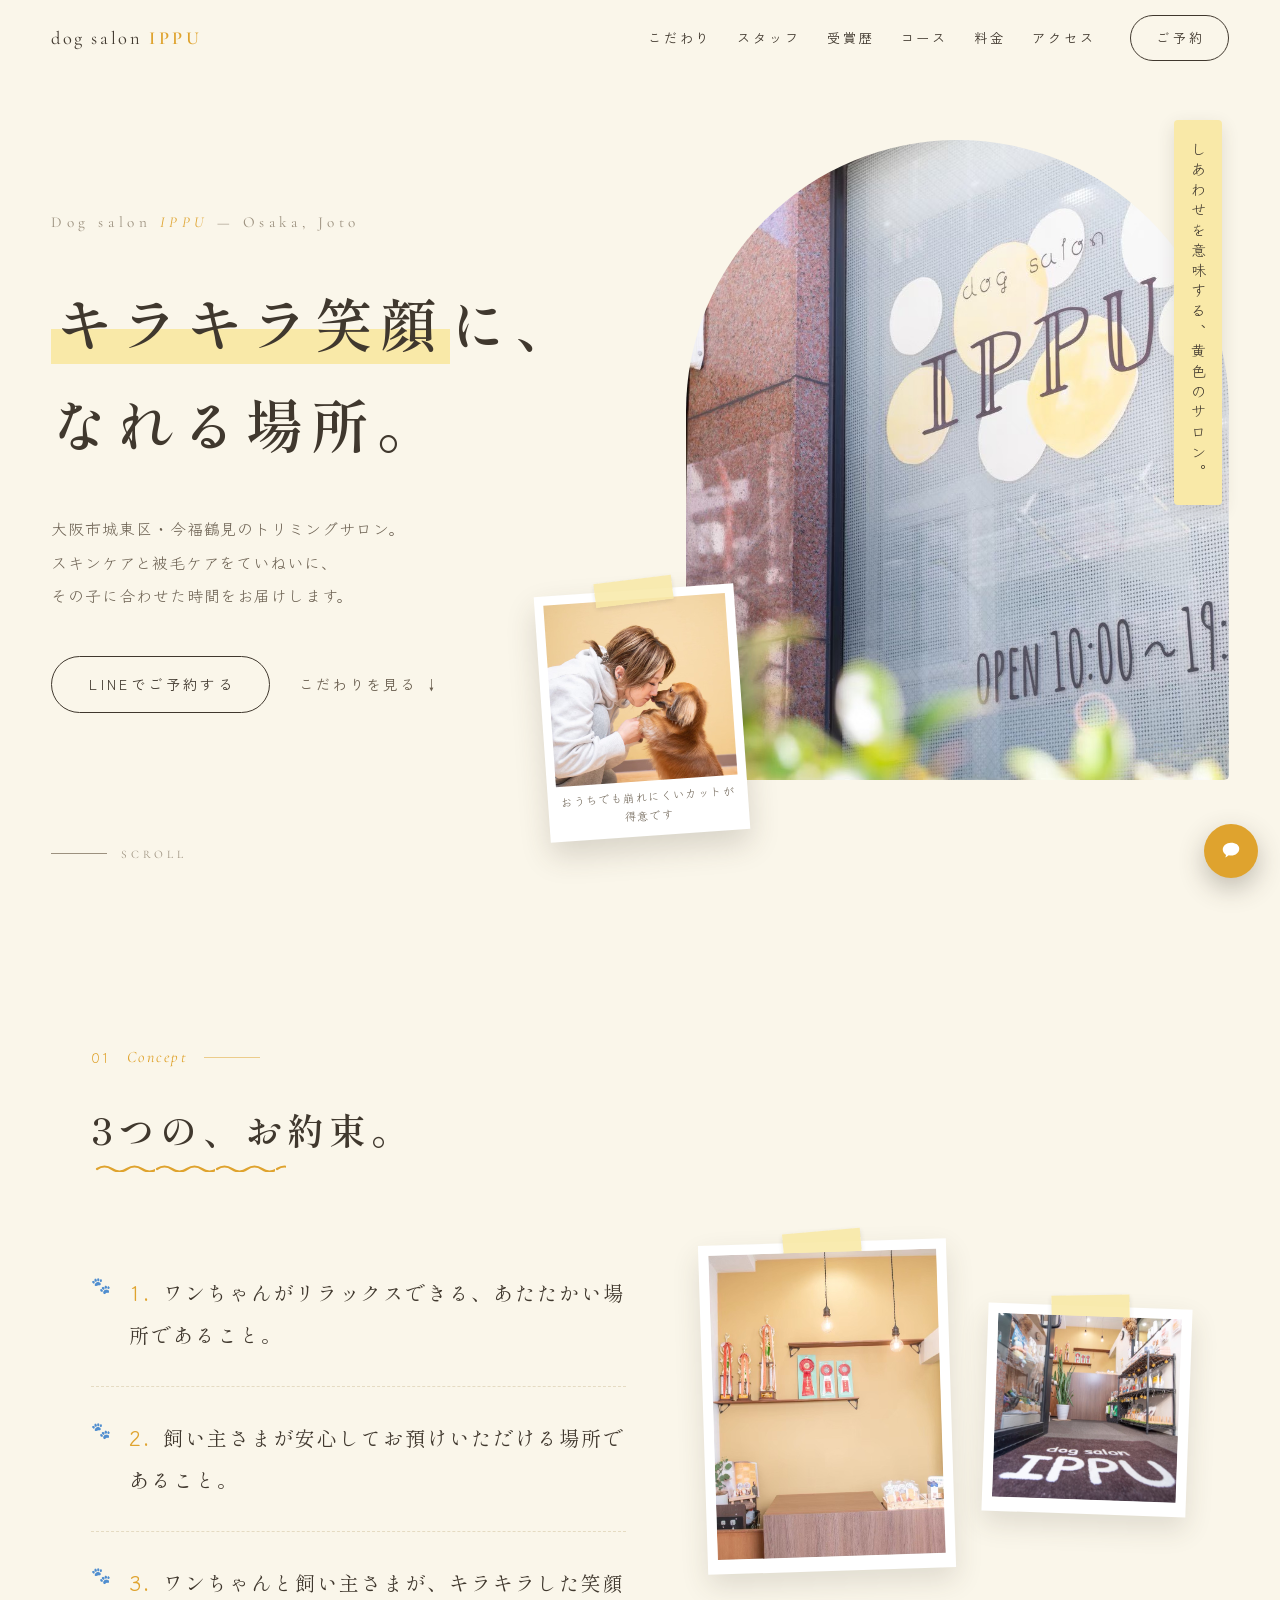
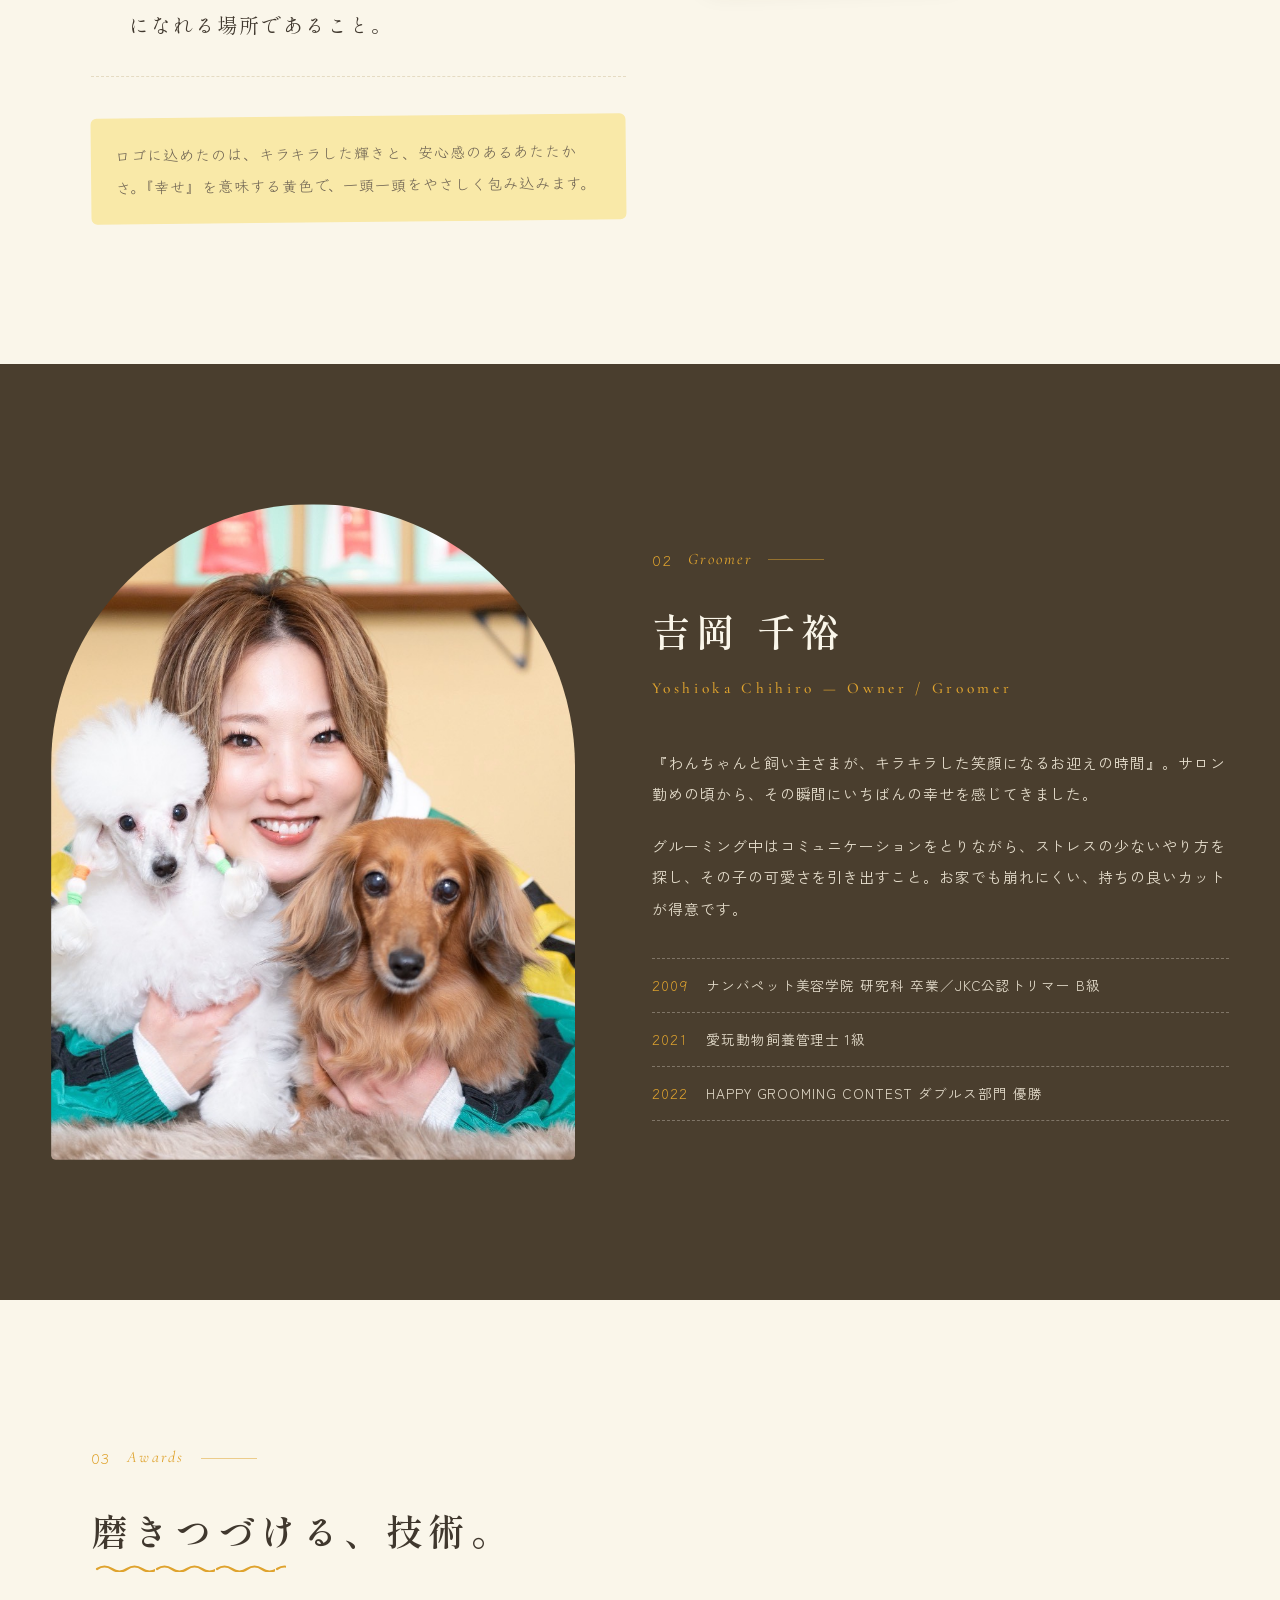
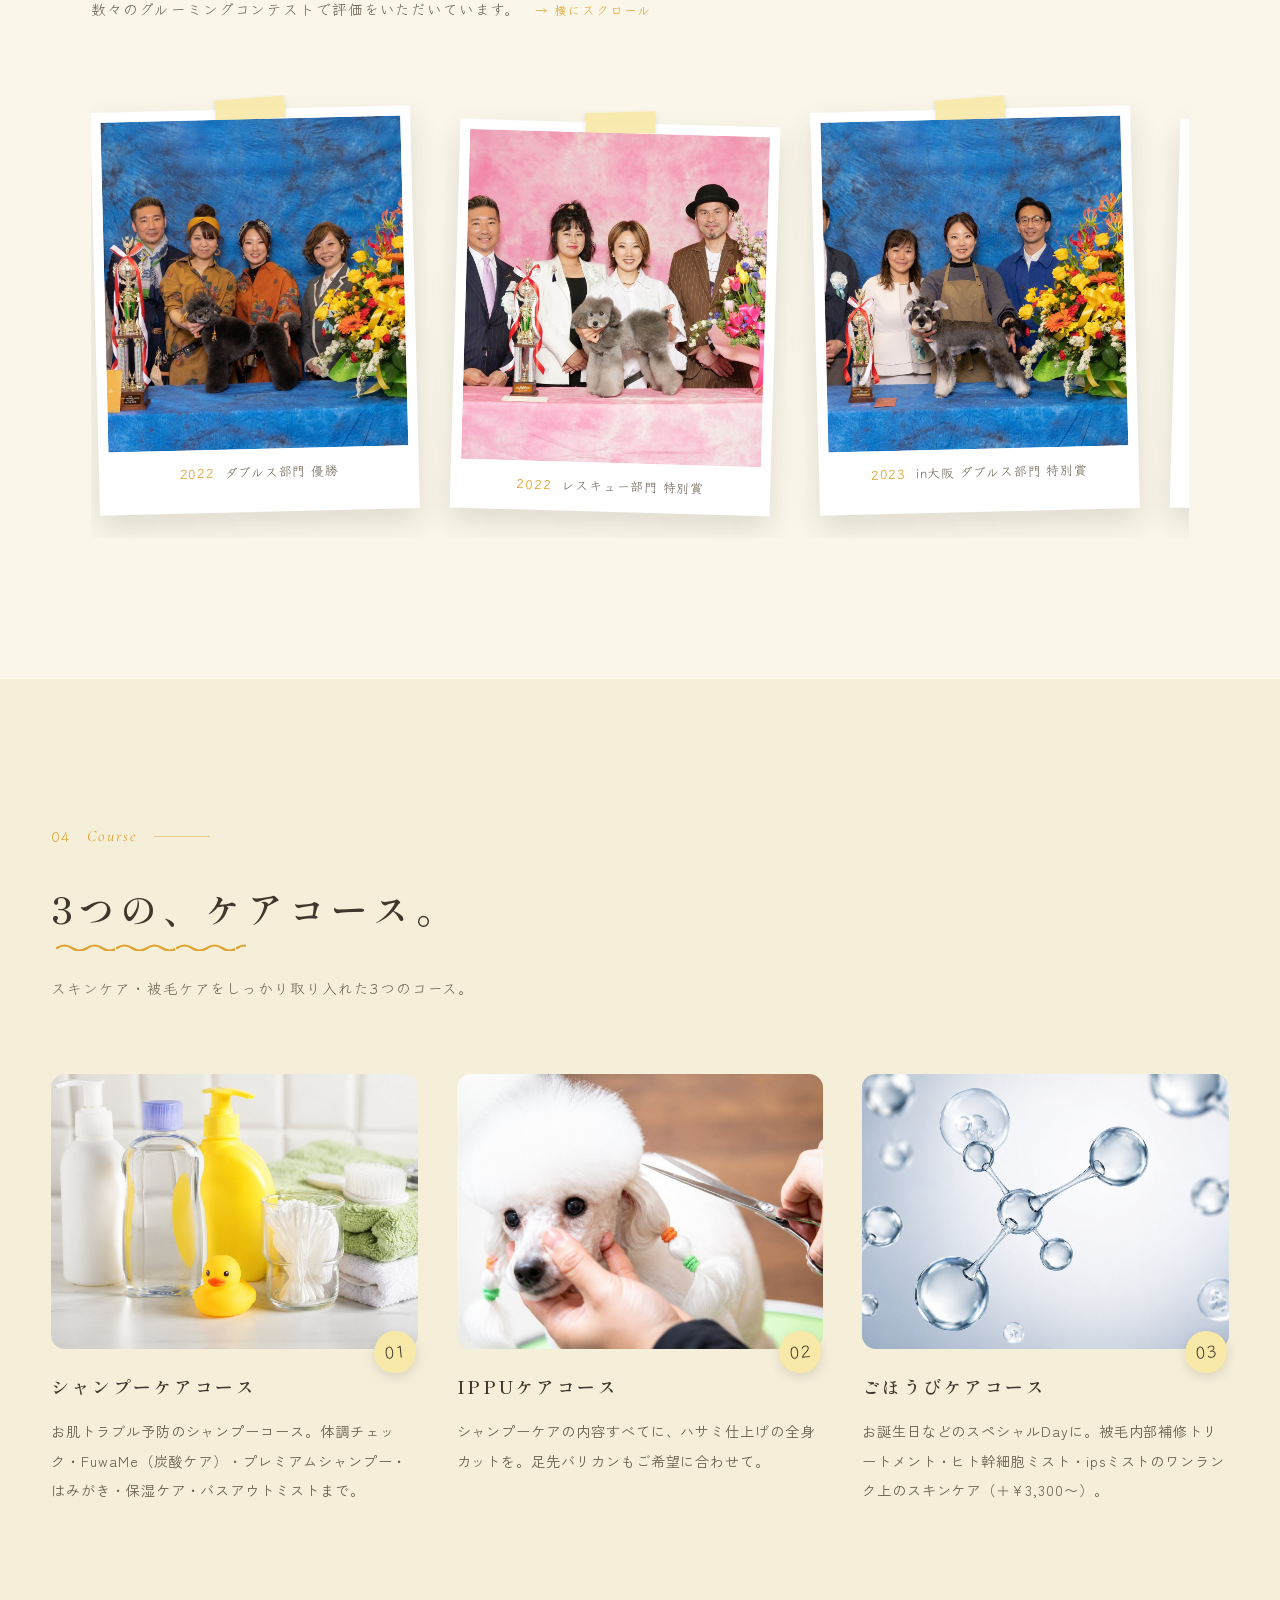
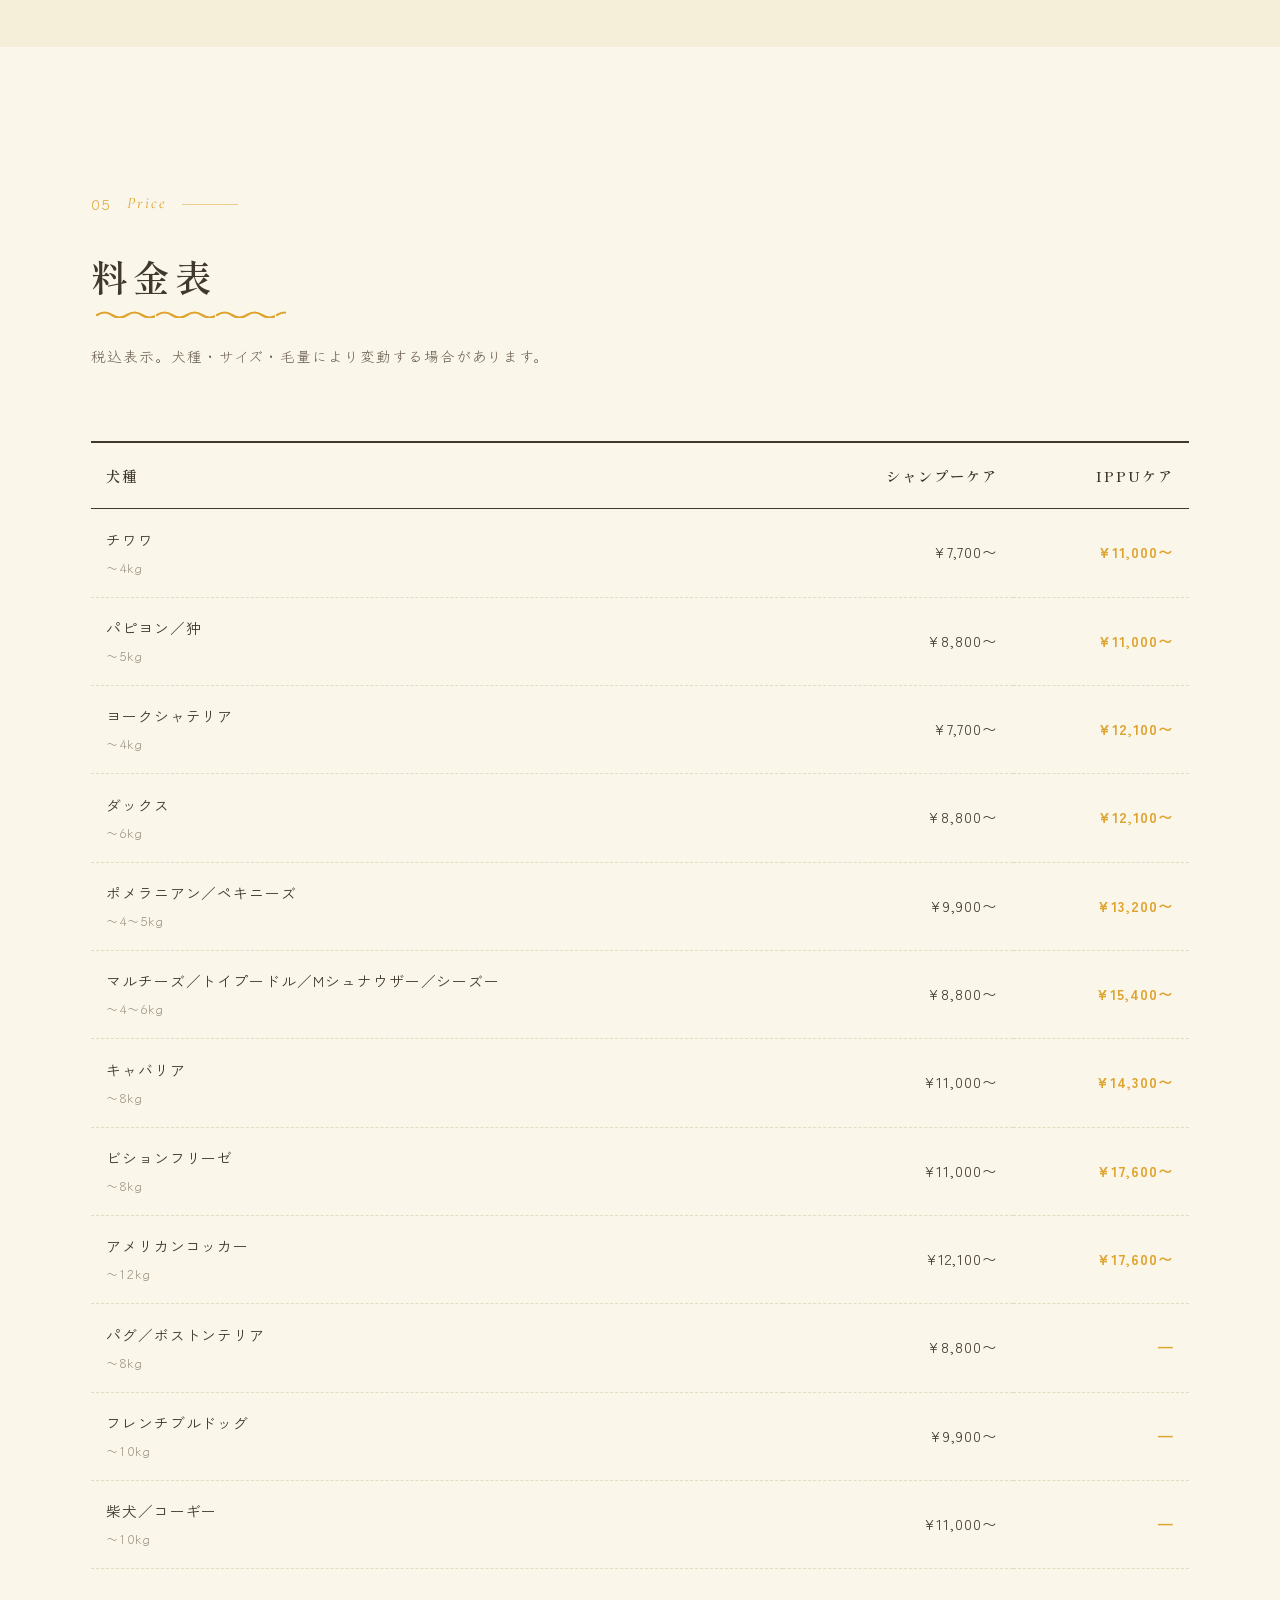
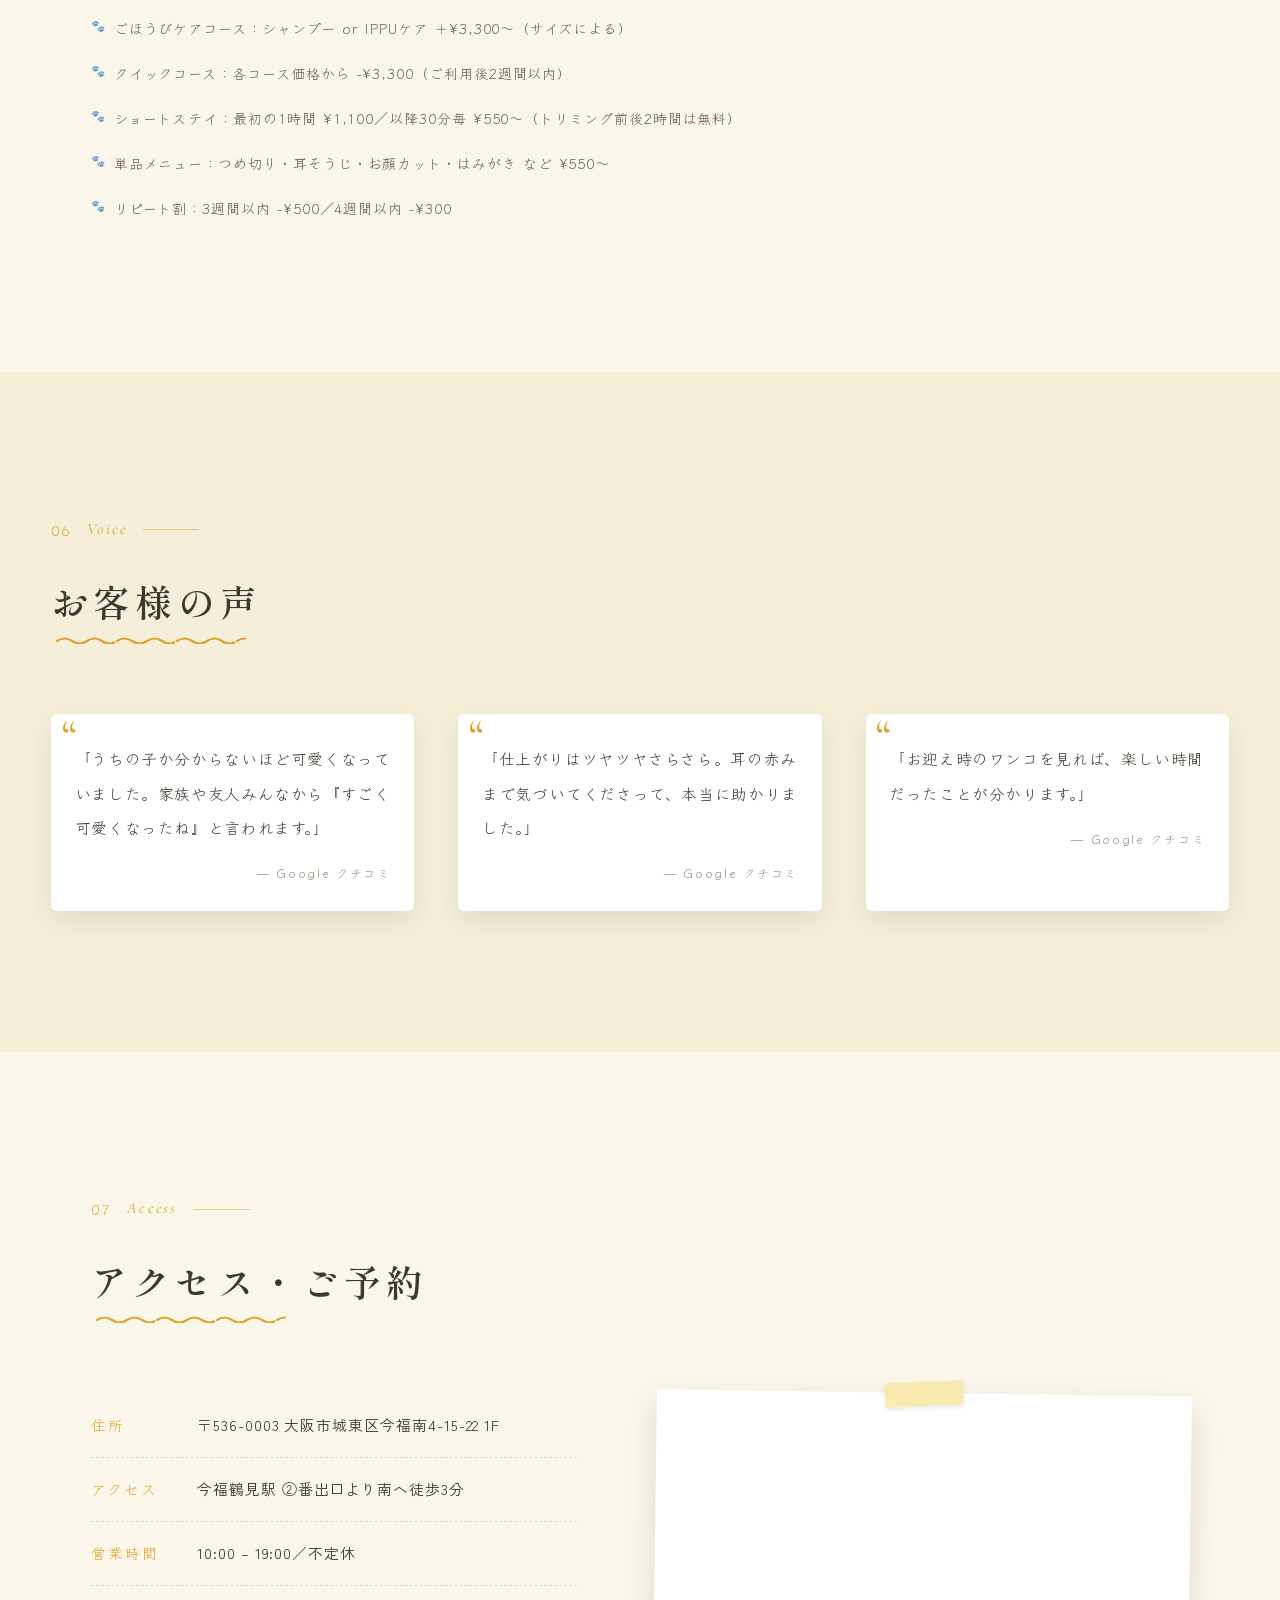
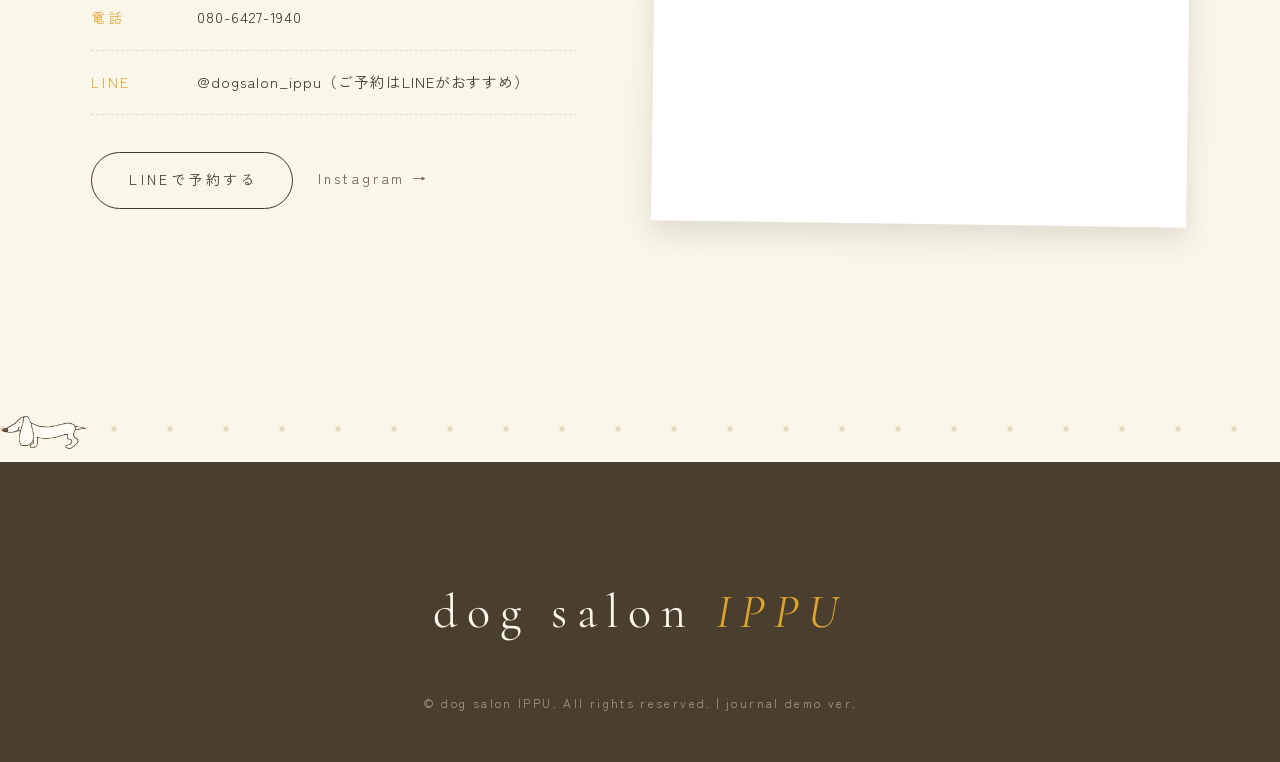
<file: journal.html>
<!DOCTYPE html>
<html lang="ja" class="js">
<head>
<meta charset="UTF-8">
<meta name="viewport" content="width=device-width, initial-scale=1">
<title>dog salon IPPU｜journal ver.（シック系デモ）</title>
<meta name="description" content="大阪市城東区今福南のトリミングサロン dog salon IPPU（イップ）。雑誌のように静かで上質なデザイン案。">
<meta name="robots" content="noindex">
<link rel="preconnect" href="https://fonts.googleapis.com">
<link rel="preconnect" href="https://fonts.gstatic.com" crossorigin>
<link href="https://fonts.googleapis.com/css2?family=Shippori+Mincho:wght@500;600;700&family=Zen+Kaku+Gothic+New:wght@300;400;500;700&family=Cormorant+Garamond:ital,wght@0,500;0,600;1,500&family=Klee+One:wght@400;600&display=swap" rel="stylesheet">
<link rel="icon" href="data:image/svg+xml,<svg xmlns='http://www.w3.org/2000/svg' viewBox='0 0 100 100'><text y='.9em' font-size='90'>🐾</text></svg>">
<link rel="stylesheet" href="journal.css?v=250723b">
</head>
<body>

<!-- ============ NAV ============ -->
<header class="nav" id="nav">
  <a class="nav__logo" href="#top">dog salon <b>IPPU</b></a>
  <nav class="nav__links">
    <a href="#concept">こだわり</a>
    <a href="#staff">スタッフ</a>
    <a href="#awards">受賞歴</a>
    <a href="#course">コース</a>
    <a href="#price">料金</a>
    <a href="#access">アクセス</a>
  </nav>
  <a class="nav__cta" href="https://page.line.me/010bzmaf" target="_blank" rel="noopener">ご予約</a>
  <button class="nav__burger" id="burger" aria-label="メニューを開く" aria-expanded="false"><span></span><span></span></button>
</header>

<!-- mobile menu -->
<div class="menu" id="menuOverlay" aria-hidden="true">
  <nav class="menu__links">
    <a href="#concept"><i>01</i>こだわり</a>
    <a href="#staff"><i>02</i>スタッフ</a>
    <a href="#awards"><i>03</i>受賞歴</a>
    <a href="#course"><i>04</i>コース</a>
    <a href="#price"><i>05</i>料金</a>
    <a href="#access"><i>06</i>アクセス</a>
  </nav>
  <a class="menu__line" href="https://page.line.me/010bzmaf" target="_blank" rel="noopener">LINEでご予約</a>
</div>

<main id="top">

<!-- ============ HERO ============ -->
<section class="hero">
  <figure class="hero__photo rv-img"><img src="assets/storefront.jpg" alt="dog salon IPPU の店頭"></figure>
  <figure class="hero__mini rv" data-d="1100"><img src="assets/hero-side.jpg" alt="オーナーとワンちゃんのふれあい"><figcaption>おうちでも崩れにくいカットが得意です</figcaption></figure>
  <div class="hero__body">
    <p class="hero__en rv" data-d="200">Dog salon <em>IPPU</em> — Osaka, Joto</p>
    <h1 class="hero__title">
      <span class="line"><span class="rv-line"><em class="hl">キラキラ笑顔</em>に、</span></span>
      <span class="line"><span class="rv-line" style="--d:.18s">なれる場所。</span></span>
    </h1>
    <p class="hero__lead rv" data-d="500">大阪市城東区・今福鶴見のトリミングサロン。<br>スキンケアと被毛ケアをていねいに、<br>その子に合わせた時間をお届けします。</p>
    <div class="hero__cta rv" data-d="700">
      <a class="btn" href="https://page.line.me/010bzmaf" target="_blank" rel="noopener">LINEでご予約する</a>
      <a class="btn btn--text" href="#concept">こだわりを見る ↓</a>
    </div>
  </div>
  <p class="hero__tate rv" data-d="900" aria-hidden="true">しあわせを意味する、黄色のサロン。</p>
  <div class="hero__scroll" aria-hidden="true"><span></span>SCROLL</div>
</section>

<!-- ============ CONCEPT ============ -->
<section class="sec" id="concept">
  <div class="sec__head rv">
    <span class="sec__no">01 <i>Concept</i></span>
    <h2 class="sec__ttl">3つの、お約束。</h2>
  </div>
  <div class="concept">
    <div class="concept__text">
      <ol class="concept__list">
        <li class="rv"><b>1.</b>ワンちゃんがリラックスできる、あたたかい場所であること。</li>
        <li class="rv" data-d="150"><b>2.</b>飼い主さまが安心してお預けいただける場所であること。</li>
        <li class="rv" data-d="300"><b>3.</b>ワンちゃんと飼い主さまが、キラキラした笑顔になれる場所であること。</li>
      </ol>
      <p class="concept__note rv" data-d="450">ロゴに込めたのは、キラキラした輝きと、安心感のあるあたたかさ。『幸せ』を意味する黄色で、一頭一頭をやさしく包み込みます。</p>
    </div>
    <div class="concept__photos">
      <figure class="rv-img"><img src="assets/interior-reception.jpg" alt="やさしい黄色の壁と受賞トロフィーが並ぶ店内"></figure>
      <figure class="rv-img" data-d="200"><img src="assets/mat.jpg" alt="エントランスマット"></figure>
    </div>
  </div>
</section>

<!-- ============ STAFF ============ -->
<section class="sec sec--ink" id="staff">
  <div class="staff">
    <figure class="staff__photo rv-img"><img src="assets/hero.jpg" alt="オーナーグルーマー 吉岡千裕とワンちゃんたち"></figure>
    <div class="staff__body">
      <span class="sec__no sec__no--light rv">02 <i>Groomer</i></span>
      <h2 class="staff__name rv" data-d="100">吉岡 千裕<small>Yoshioka Chihiro — Owner / Groomer</small></h2>
      <p class="rv" data-d="200">『わんちゃんと飼い主さまが、キラキラした笑顔になるお迎えの時間』。サロン勤めの頃から、その瞬間にいちばんの幸せを感じてきました。</p>
      <p class="rv" data-d="300">グルーミング中はコミュニケーションをとりながら、ストレスの少ないやり方を探し、その子の可愛さを引き出すこと。お家でも崩れにくい、持ちの良いカットが得意です。</p>
      <ul class="staff__quals rv" data-d="400">
        <li><span>2009</span>ナンバペット美容学院 研究科 卒業／JKC公認トリマー B級</li>
        <li><span>2021</span>愛玩動物飼養管理士 1級</li>
        <li><span>2022</span>HAPPY GROOMING CONTEST ダブルス部門 優勝</li>
      </ul>
    </div>
  </div>
</section>

<!-- ============ AWARDS ============ -->
<section class="sec" id="awards">
  <div class="sec__head rv">
    <span class="sec__no">03 <i>Awards</i></span>
    <h2 class="sec__ttl">磨きつづける、技術。</h2>
    <p class="sec__lead">数々のグルーミングコンテストで評価をいただいています。<span class="hint">→ 横にスクロール</span></p>
  </div>
  <div class="awards" tabindex="0">
    <figure class="rv-img"><img src="assets/award1.jpg" alt="コンテスト受賞の様子1"><figcaption><b>2022</b> ダブルス部門 優勝</figcaption></figure>
    <figure class="rv-img" data-d="120"><img src="assets/award-pink.jpg" alt="コンテスト受賞の様子2"><figcaption><b>2022</b> レスキュー部門 特別賞</figcaption></figure>
    <figure class="rv-img" data-d="240"><img src="assets/award2.jpg" alt="コンテスト受賞の様子3"><figcaption><b>2023</b> in大阪 ダブルス部門 特別賞</figcaption></figure>
    <figure class="rv-img" data-d="360"><img src="assets/award3.jpg" alt="コンテスト受賞の様子4"><figcaption><b>2023</b> in福岡 ダブルス部門 特別賞</figcaption></figure>
    <figure class="rv-img" data-d="480"><img src="assets/award4.jpg" alt="コンテスト受賞の様子5"><figcaption><b>2024</b> in東京 サロンスタイル部門 特別賞</figcaption></figure>
  </div>
</section>

<!-- ============ COURSE ============ -->
<section class="sec sec--paper" id="course">
  <div class="sec__head rv">
    <span class="sec__no">04 <i>Course</i></span>
    <h2 class="sec__ttl">3つの、ケアコース。</h2>
    <p class="sec__lead">スキンケア・被毛ケアをしっかり取り入れた3つのコース。</p>
  </div>
  <div class="courses">
    <article class="course rv">
      <figure><img src="assets/course-1.jpg" alt="シャンプーケアのイメージ"></figure>
      <div class="course__body">
        <i class="course__no">01</i>
        <h3>シャンプーケアコース</h3>
        <p>お肌トラブル予防のシャンプーコース。体調チェック・FuwaMe（炭酸ケア）・プレミアムシャンプー・はみがき・保湿ケア・バスアウトミストまで。</p>
      </div>
    </article>
    <article class="course rv" data-d="150">
      <figure><img src="assets/course-2.jpg" alt="IPPUケアコースのイメージ"></figure>
      <div class="course__body">
        <i class="course__no">02</i>
        <h3>IPPUケアコース</h3>
        <p>シャンプーケアの内容すべてに、ハサミ仕上げの全身カットを。足先バリカンもご希望に合わせて。</p>
      </div>
    </article>
    <article class="course rv" data-d="300">
      <figure><img src="assets/course-3.jpg" alt="ごほうびケアのイメージ"></figure>
      <div class="course__body">
        <i class="course__no">03</i>
        <h3>ごほうびケアコース</h3>
        <p>お誕生日などのスペシャルDayに。被毛内部補修トリートメント・ヒト幹細胞ミスト・ipsミストのワンランク上のスキンケア（＋¥3,300〜）。</p>
      </div>
    </article>
  </div>
</section>

<!-- ============ PRICE ============ -->
<section class="sec" id="price">
  <div class="sec__head rv">
    <span class="sec__no">05 <i>Price</i></span>
    <h2 class="sec__ttl">料金表</h2>
    <p class="sec__lead">税込表示。犬種・サイズ・毛量により変動する場合があります。<span class="hint hint--sp">→ 表は横にスクロール</span></p>
  </div>
  <div class="price rv">
    <table class="ptable">
      <thead><tr><th>犬種</th><th>シャンプーケア</th><th>IPPUケア</th></tr></thead>
      <tbody>
        <tr><td>チワワ <small>〜4kg</small></td><td>¥7,700〜</td><td>¥11,000〜</td></tr>
        <tr><td>パピヨン／狆 <small>〜5kg</small></td><td>¥8,800〜</td><td>¥11,000〜</td></tr>
        <tr><td>ヨークシャテリア <small>〜4kg</small></td><td>¥7,700〜</td><td>¥12,100〜</td></tr>
        <tr><td>ダックス <small>〜6kg</small></td><td>¥8,800〜</td><td>¥12,100〜</td></tr>
        <tr><td>ポメラニアン／ペキニーズ <small>〜4〜5kg</small></td><td>¥9,900〜</td><td>¥13,200〜</td></tr>
        <tr><td>マルチーズ／トイプードル／Mシュナウザー／シーズー <small>〜4〜6kg</small></td><td>¥8,800〜</td><td>¥15,400〜</td></tr>
        <tr><td>キャバリア <small>〜8kg</small></td><td>¥11,000〜</td><td>¥14,300〜</td></tr>
        <tr><td>ビションフリーゼ <small>〜8kg</small></td><td>¥11,000〜</td><td>¥17,600〜</td></tr>
        <tr><td>アメリカンコッカー <small>〜12kg</small></td><td>¥12,100〜</td><td>¥17,600〜</td></tr>
        <tr><td>パグ／ボストンテリア <small>〜8kg</small></td><td>¥8,800〜</td><td>—</td></tr>
        <tr><td>フレンチブルドッグ <small>〜10kg</small></td><td>¥9,900〜</td><td>—</td></tr>
        <tr><td>柴犬／コーギー <small>〜10kg</small></td><td>¥11,000〜</td><td>—</td></tr>
      </tbody>
    </table>
  </div>
  <ul class="price__notes rv" data-d="150">
    <li>ごほうびケアコース：シャンプー or IPPUケア ＋¥3,300〜（サイズによる）</li>
    <li>クイックコース：各コース価格から -¥3,300（ご利用後2週間以内）</li>
    <li>ショートステイ：最初の1時間 ¥1,100／以降30分毎 ¥550〜（トリミング前後2時間は無料）</li>
    <li>単品メニュー：つめ切り・耳そうじ・お顔カット・はみがき など ¥550〜</li>
    <li>リピート割：3週間以内 -¥500／4週間以内 -¥300</li>
  </ul>
</section>

<!-- ============ VOICE ============ -->
<section class="sec sec--paper" id="voice">
  <div class="sec__head rv">
    <span class="sec__no">06 <i>Voice</i></span>
    <h2 class="sec__ttl">お客様の声</h2>
  </div>
  <div class="voices">
    <blockquote class="rv">「うちの子か分からないほど可愛くなっていました。家族や友人みんなから『すごく可愛くなったね』と言われます。」<cite>— Google クチコミ</cite></blockquote>
    <blockquote class="rv" data-d="150">「仕上がりはツヤツヤさらさら。耳の赤みまで気づいてくださって、本当に助かりました。」<cite>— Google クチコミ</cite></blockquote>
    <blockquote class="rv" data-d="300">「お迎え時のワンコを見れば、楽しい時間だったことが分かります。」<cite>— Google クチコミ</cite></blockquote>
  </div>
</section>

<!-- ============ ACCESS ============ -->
<section class="sec" id="access">
  <div class="sec__head rv">
    <span class="sec__no">07 <i>Access</i></span>
    <h2 class="sec__ttl">アクセス・ご予約</h2>
  </div>
  <div class="access">
    <dl class="access__info rv">
      <div><dt>住所</dt><dd>〒536-0003 大阪市城東区今福南4-15-22 1F</dd></div>
      <div><dt>アクセス</dt><dd>今福鶴見駅 ②番出口より南へ徒歩3分</dd></div>
      <div><dt>営業時間</dt><dd>10:00 – 19:00／不定休</dd></div>
      <div><dt>電話</dt><dd>080-6427-1940</dd></div>
      <div><dt>LINE</dt><dd>@dogsalon_ippu（ご予約はLINEがおすすめ）</dd></div>
      <div class="access__btns">
        <a class="btn" href="https://page.line.me/010bzmaf" target="_blank" rel="noopener">LINEで予約する</a>
        <a class="btn btn--text" href="https://www.instagram.com/dogsalon_ippu?igshid=YmMyMTA2M2Y%3D" target="_blank" rel="noopener">Instagram →</a>
      </div>
    </dl>
    <div class="access__map rv-img">
      <iframe title="dog salon IPPU の地図" loading="lazy" referrerpolicy="no-referrer-when-downgrade"
        src="https://maps.google.com/maps?q=%E5%A4%A7%E9%98%AA%E5%B8%82%E5%9F%8E%E6%9D%B1%E5%8C%BA%E4%BB%8A%E7%A6%8F%E5%8D%974-15-22&t=&z=16&ie=UTF8&iwloc=&output=embed"></iframe>
    </div>
  </div>
</section>

</main>

<!-- お散歩ダックス -->
<div class="dogstrip" aria-hidden="true">
  <img src="assets/dachshund.png" alt="">
</div>

<!-- ============ FOOTER ============ -->
<footer class="footer">
  <p class="footer__mark">dog salon <em>IPPU</em></p>
  <p class="footer__copy">© dog salon IPPU. All rights reserved.｜journal demo ver.</p>
</footer>

<!-- floating LINE -->
<a class="float" href="https://page.line.me/010bzmaf" target="_blank" rel="noopener" aria-label="LINEでご予約">
  <svg viewBox="0 0 24 24" fill="currentColor" width="22" height="22"><path d="M12 3C6.9 3 3 6.3 3 10.4c0 2.4 1.4 4.5 3.6 5.9-.1.6-.6 2-.7 2.4 0 .2.1.4.4.2.3-.1 2.4-1.6 3.3-2.2.8.1 1.6.2 2.4.2 5.1 0 9-3.3 9-7.4S17.1 3 12 3Z"/></svg>
</a>

<script src="journal.js?v=250723a"></script>
</body>
</html>
</file>
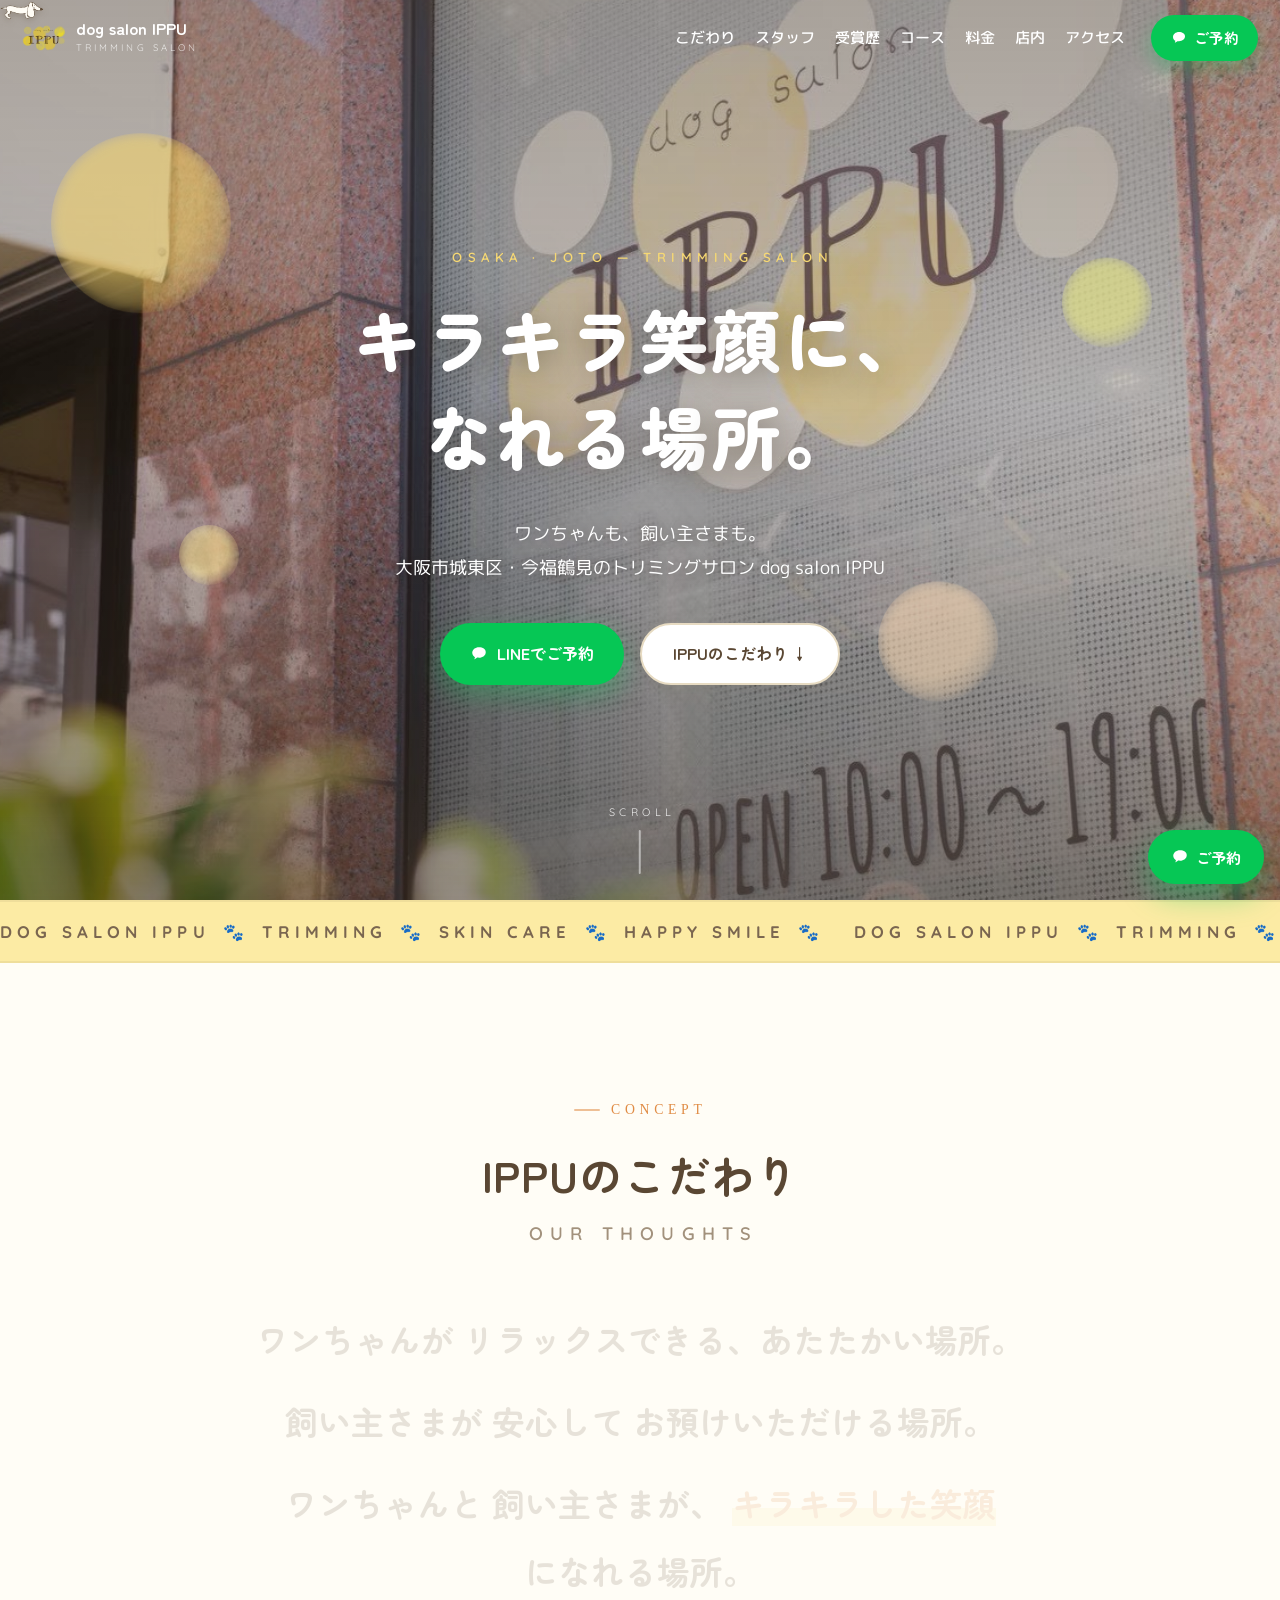
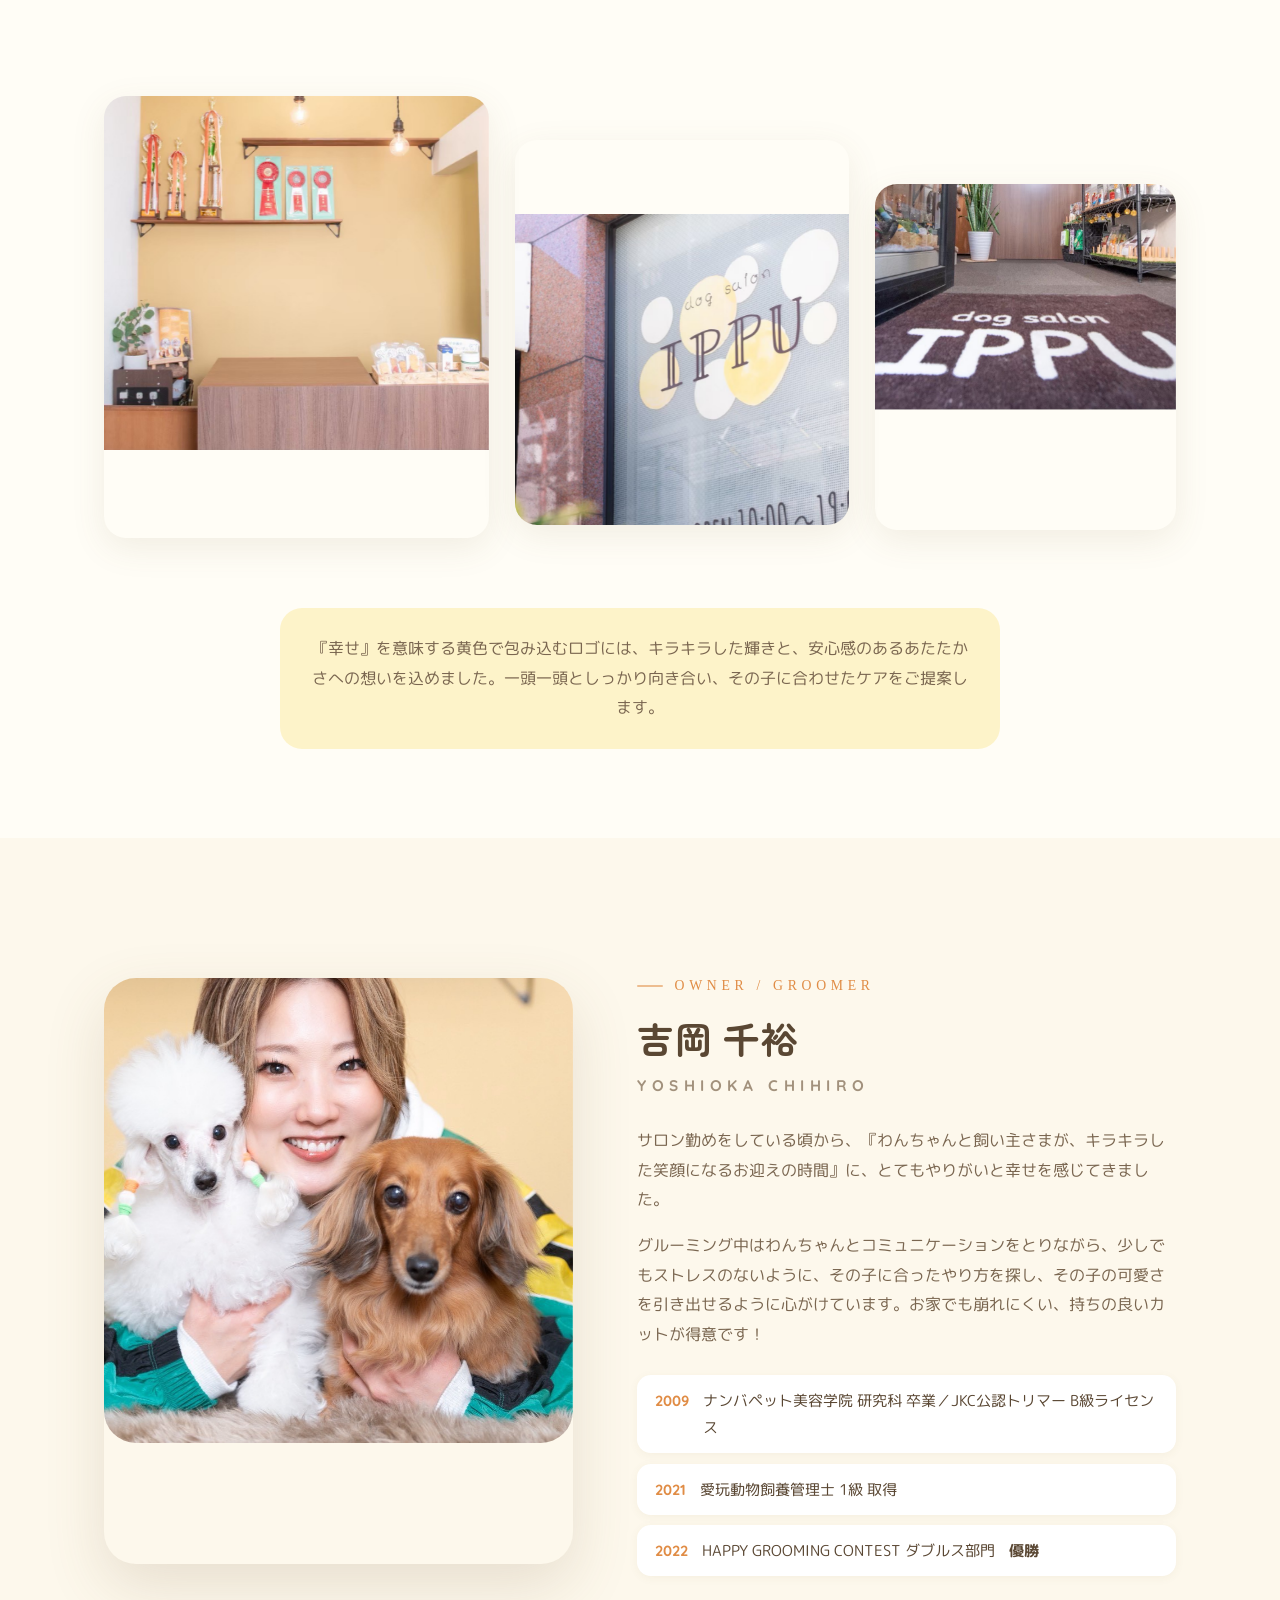
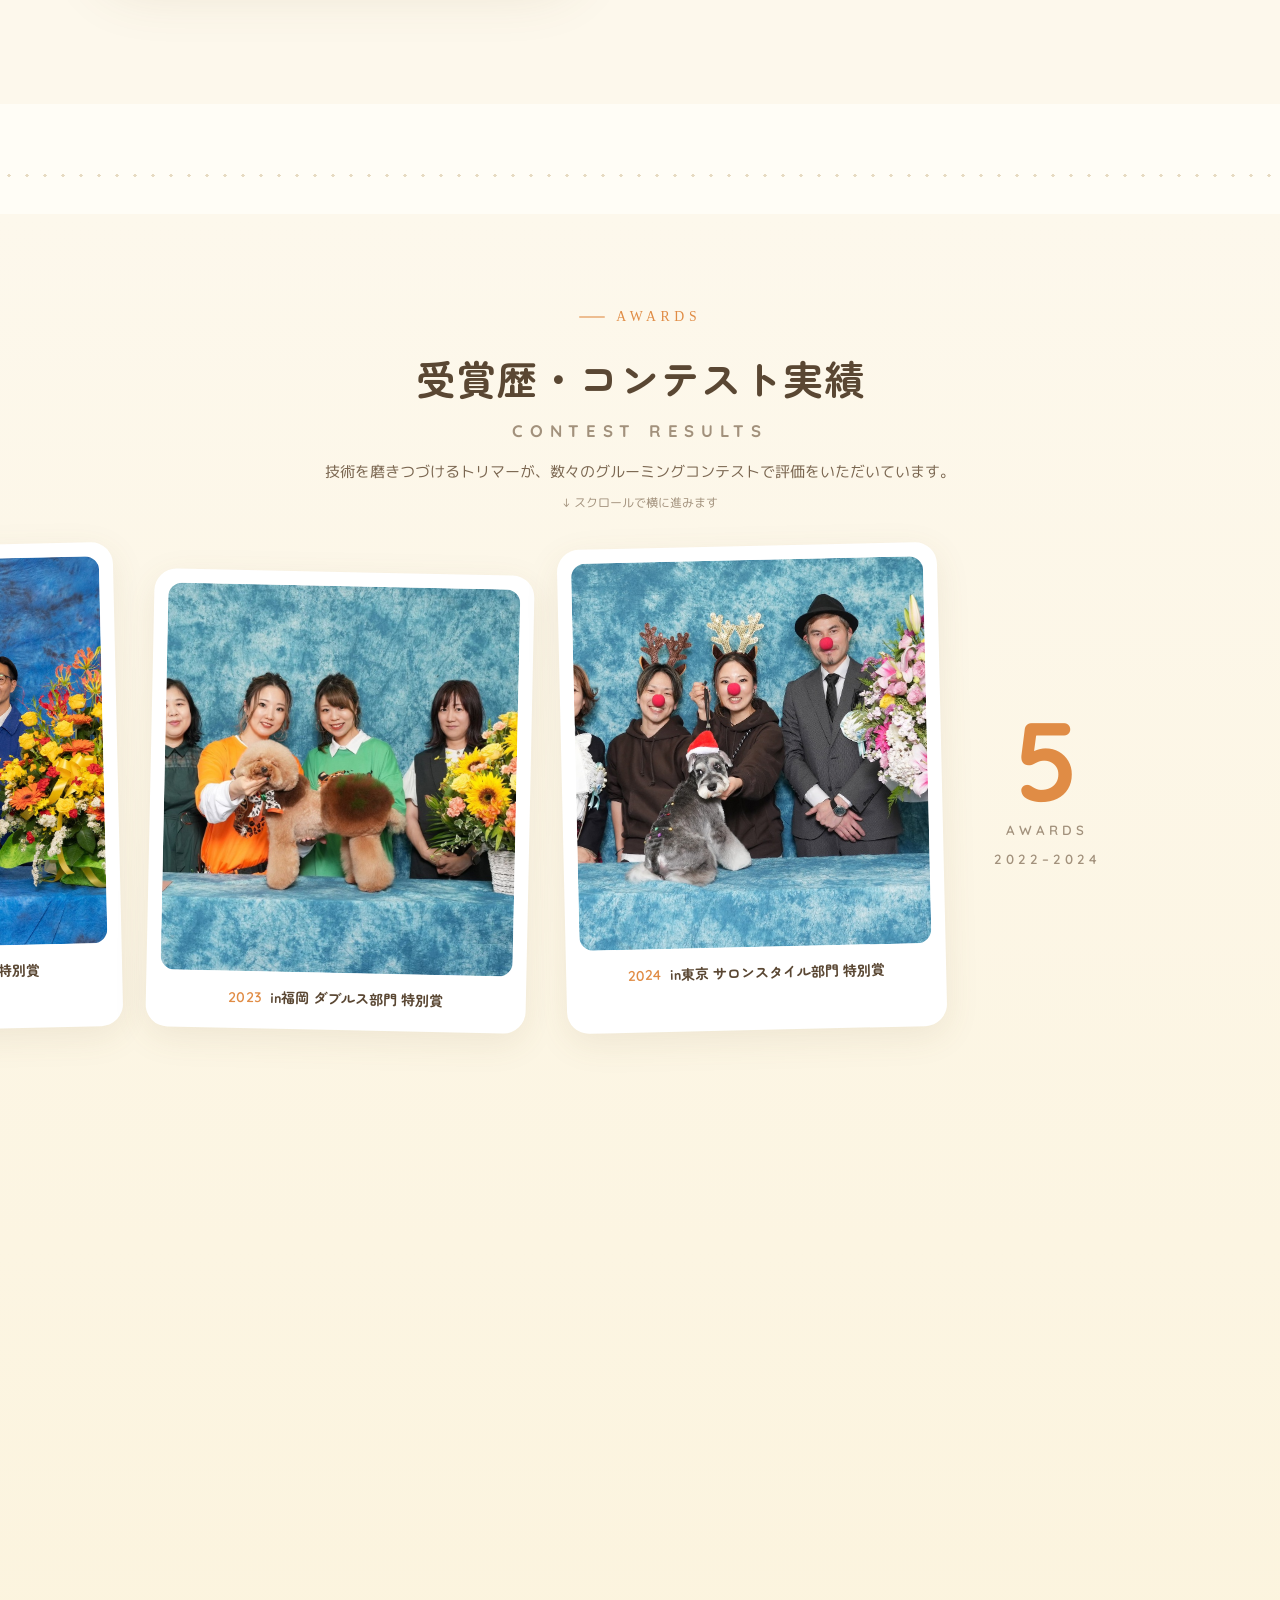
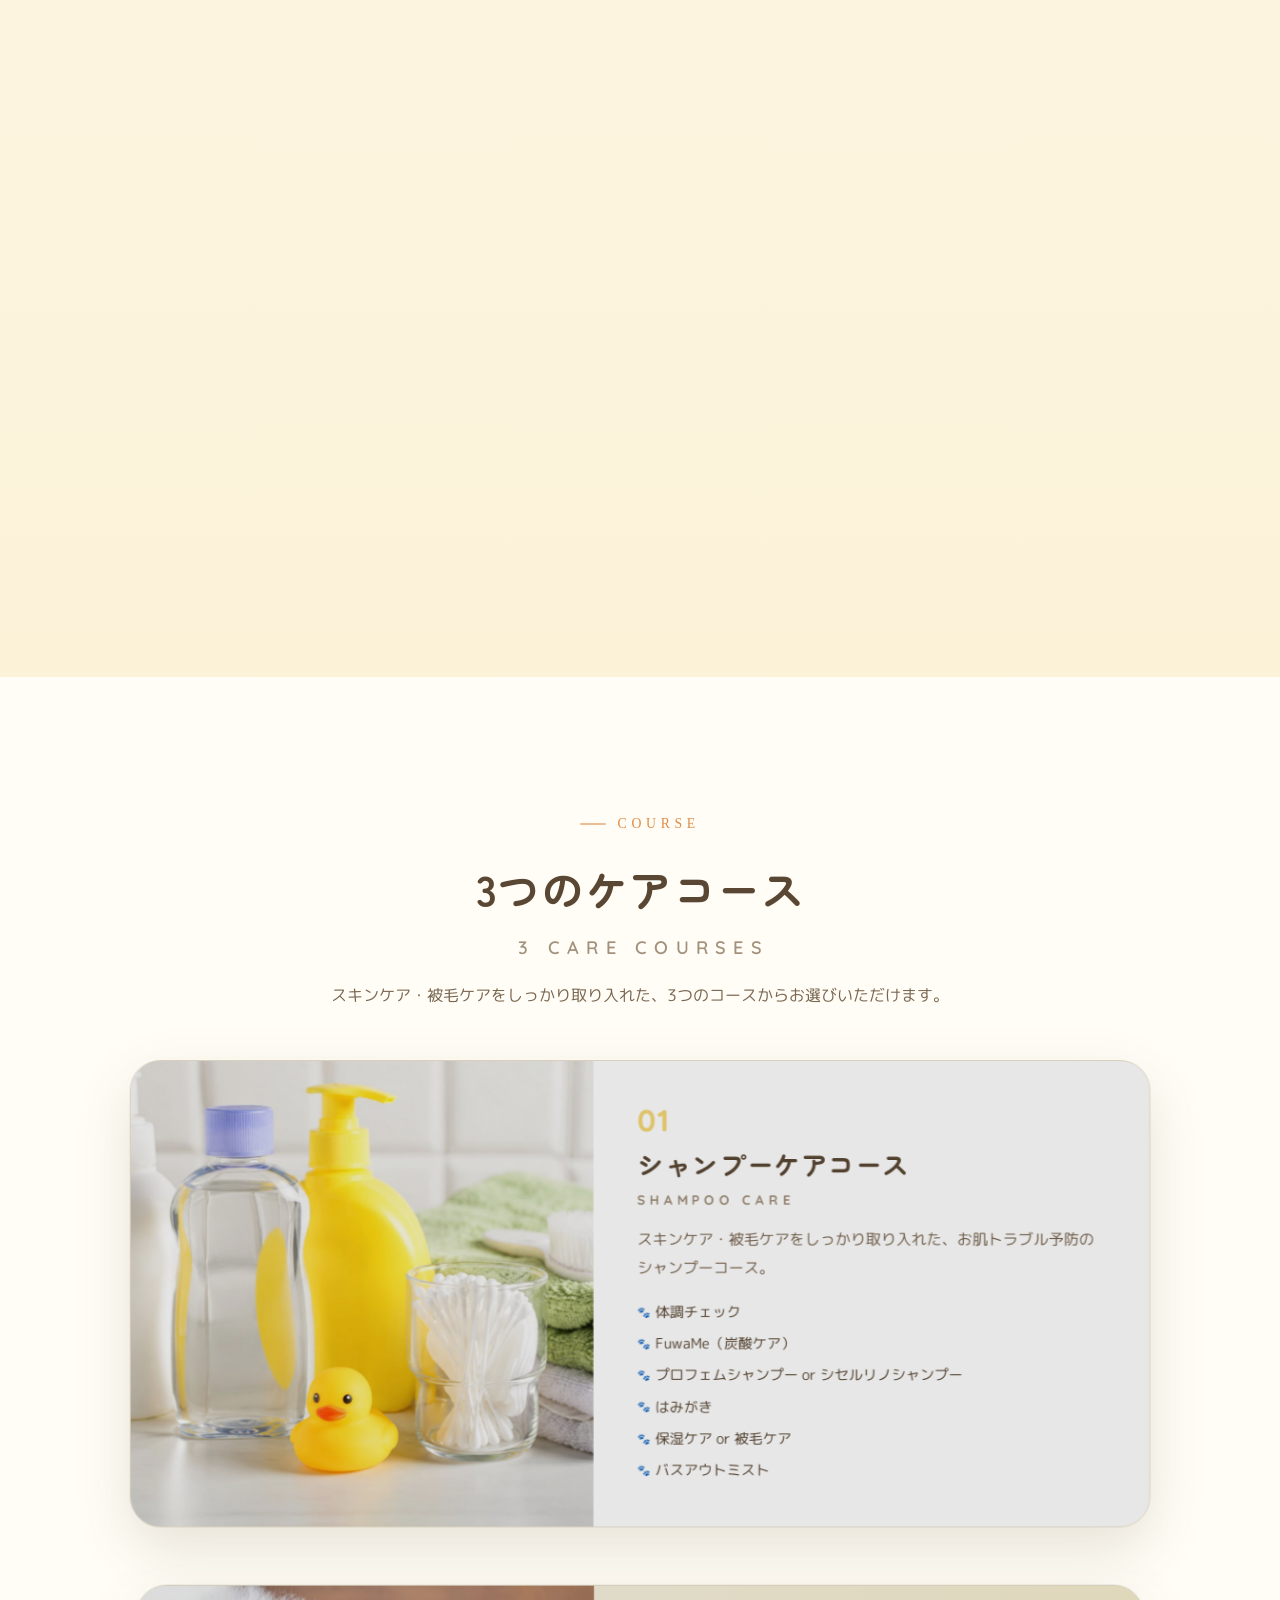
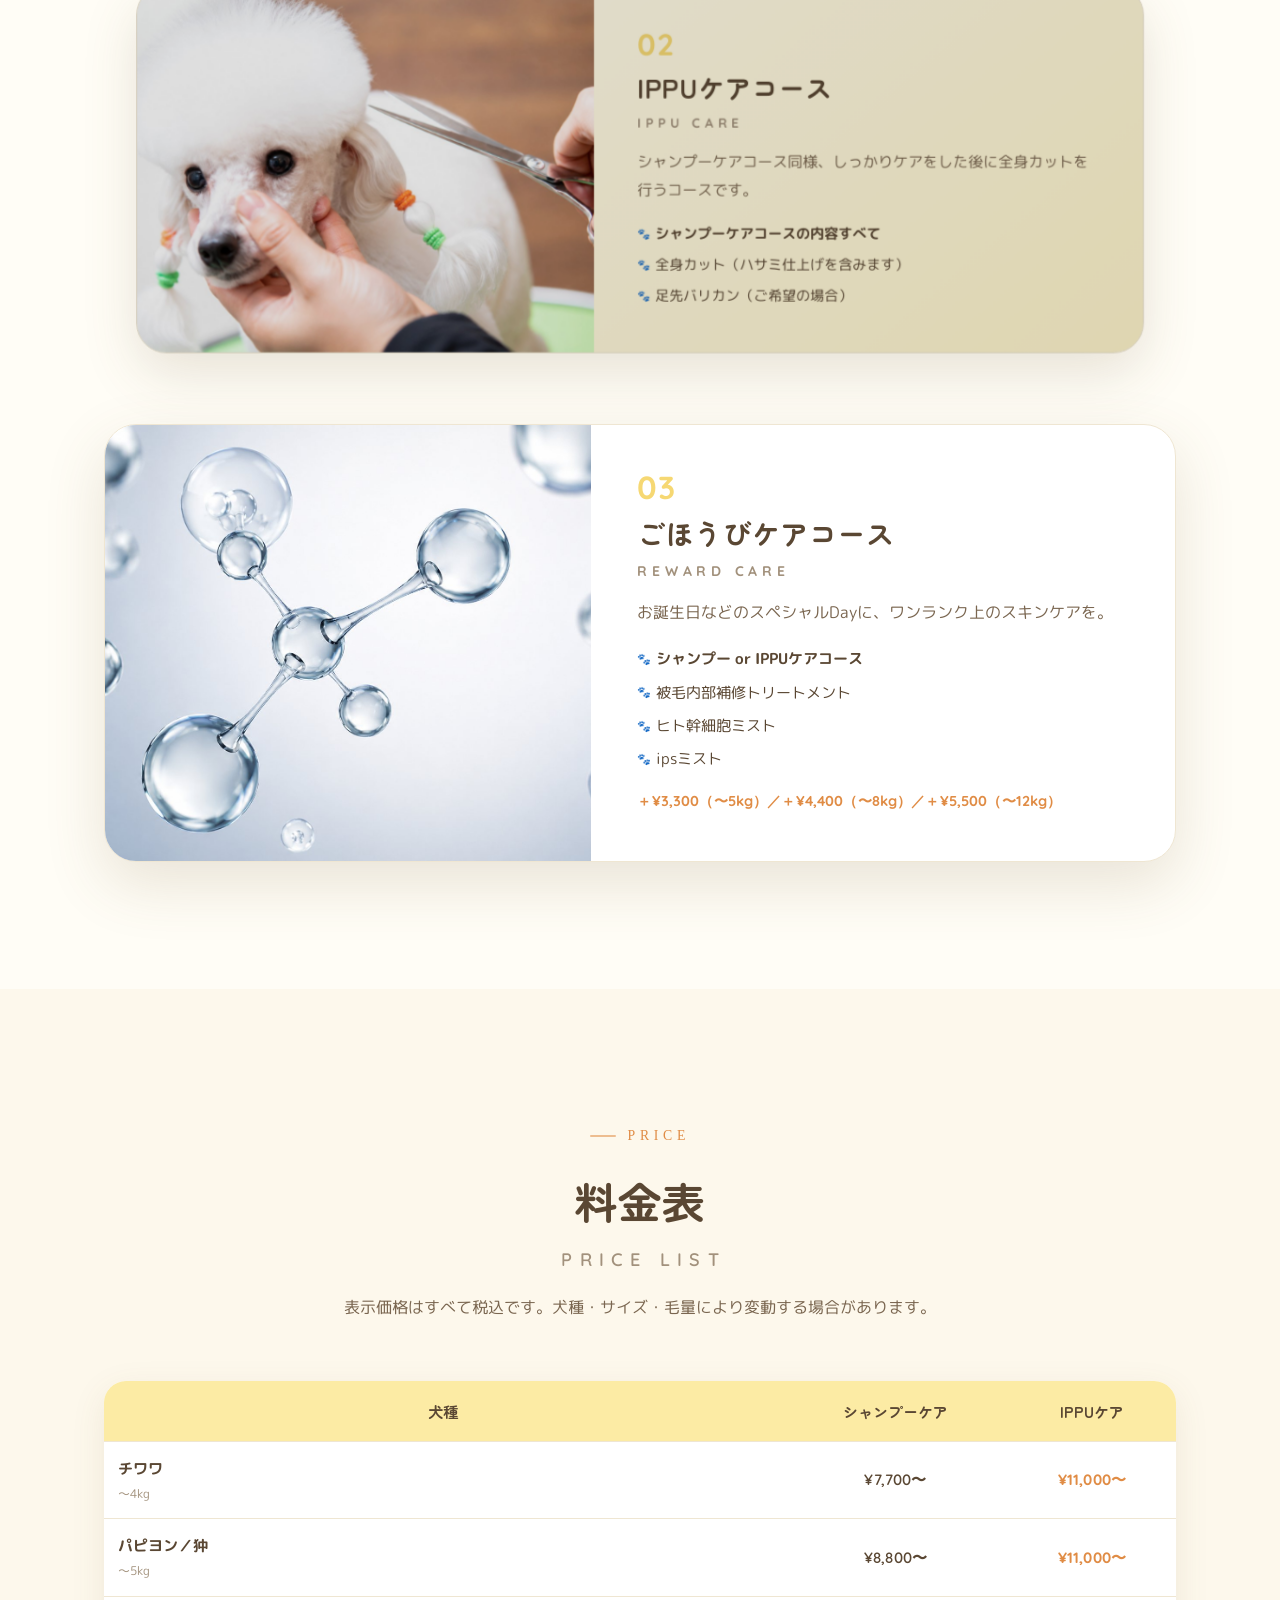
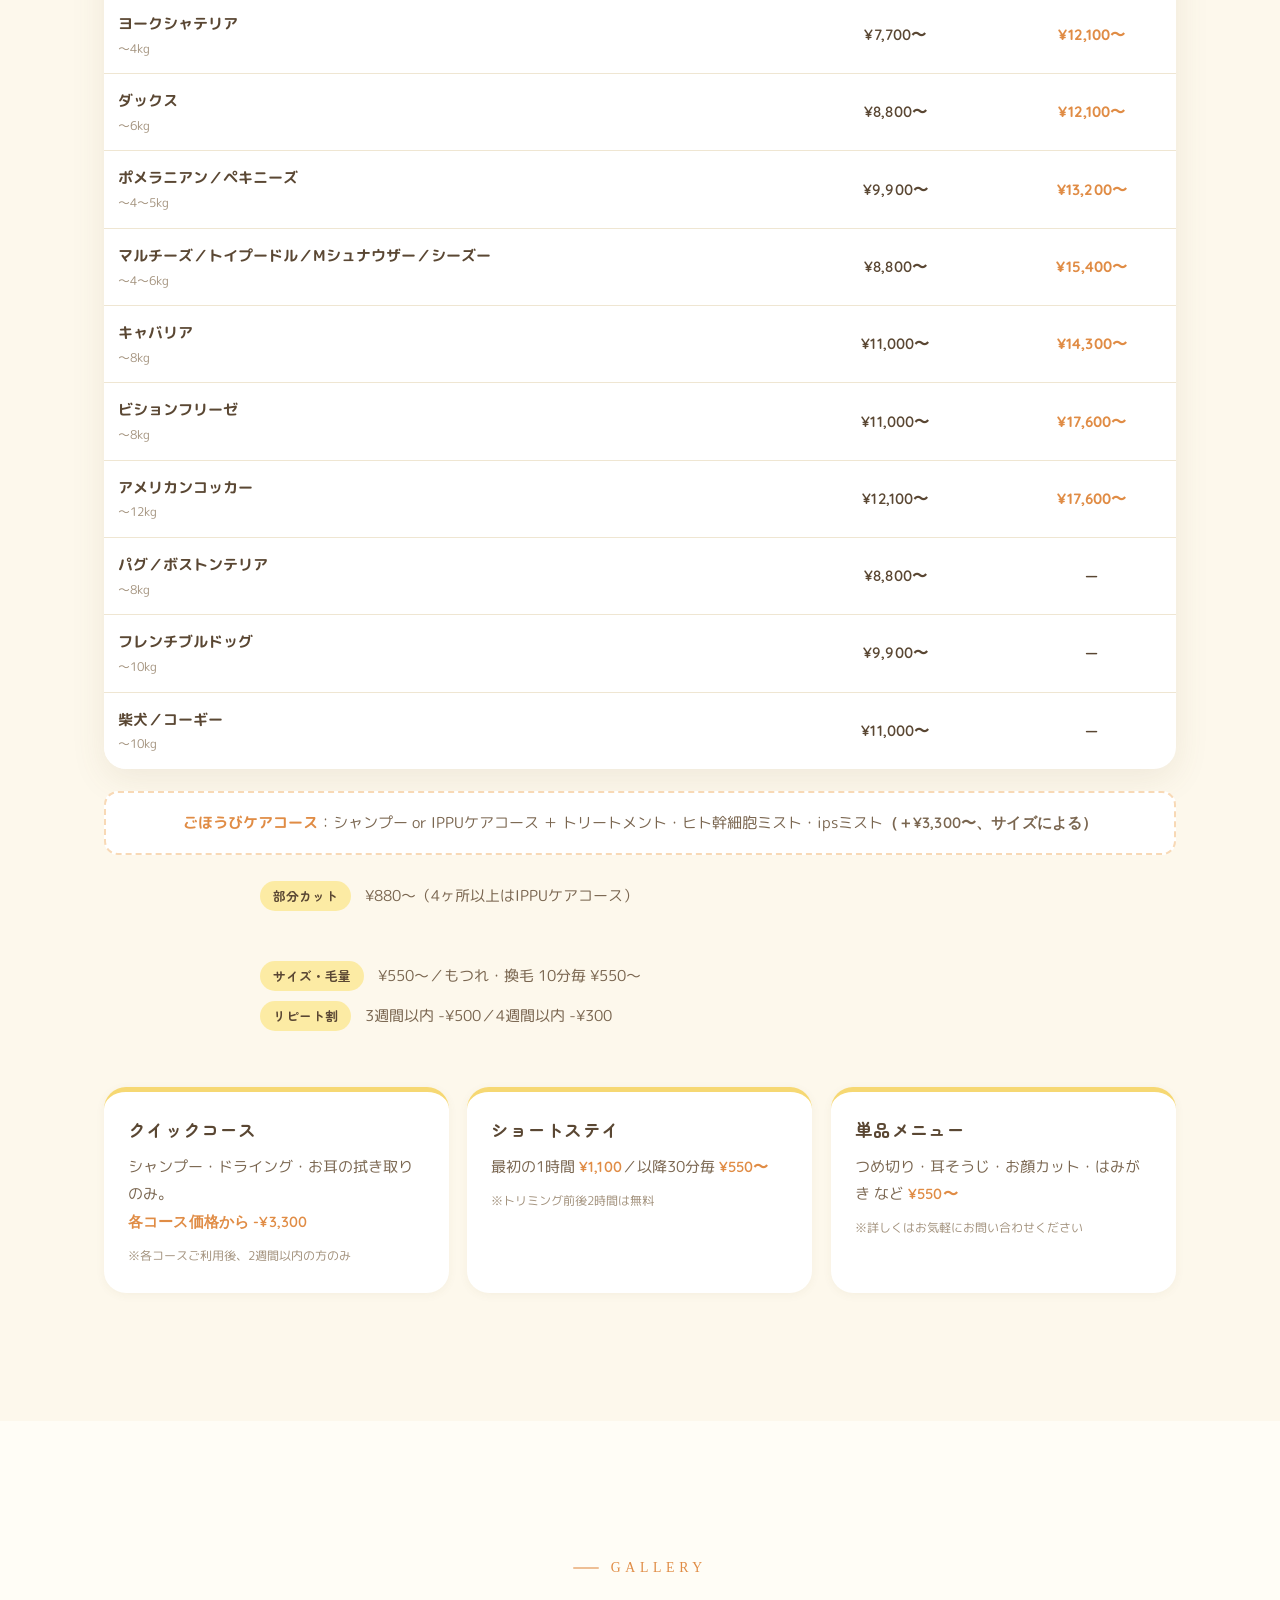
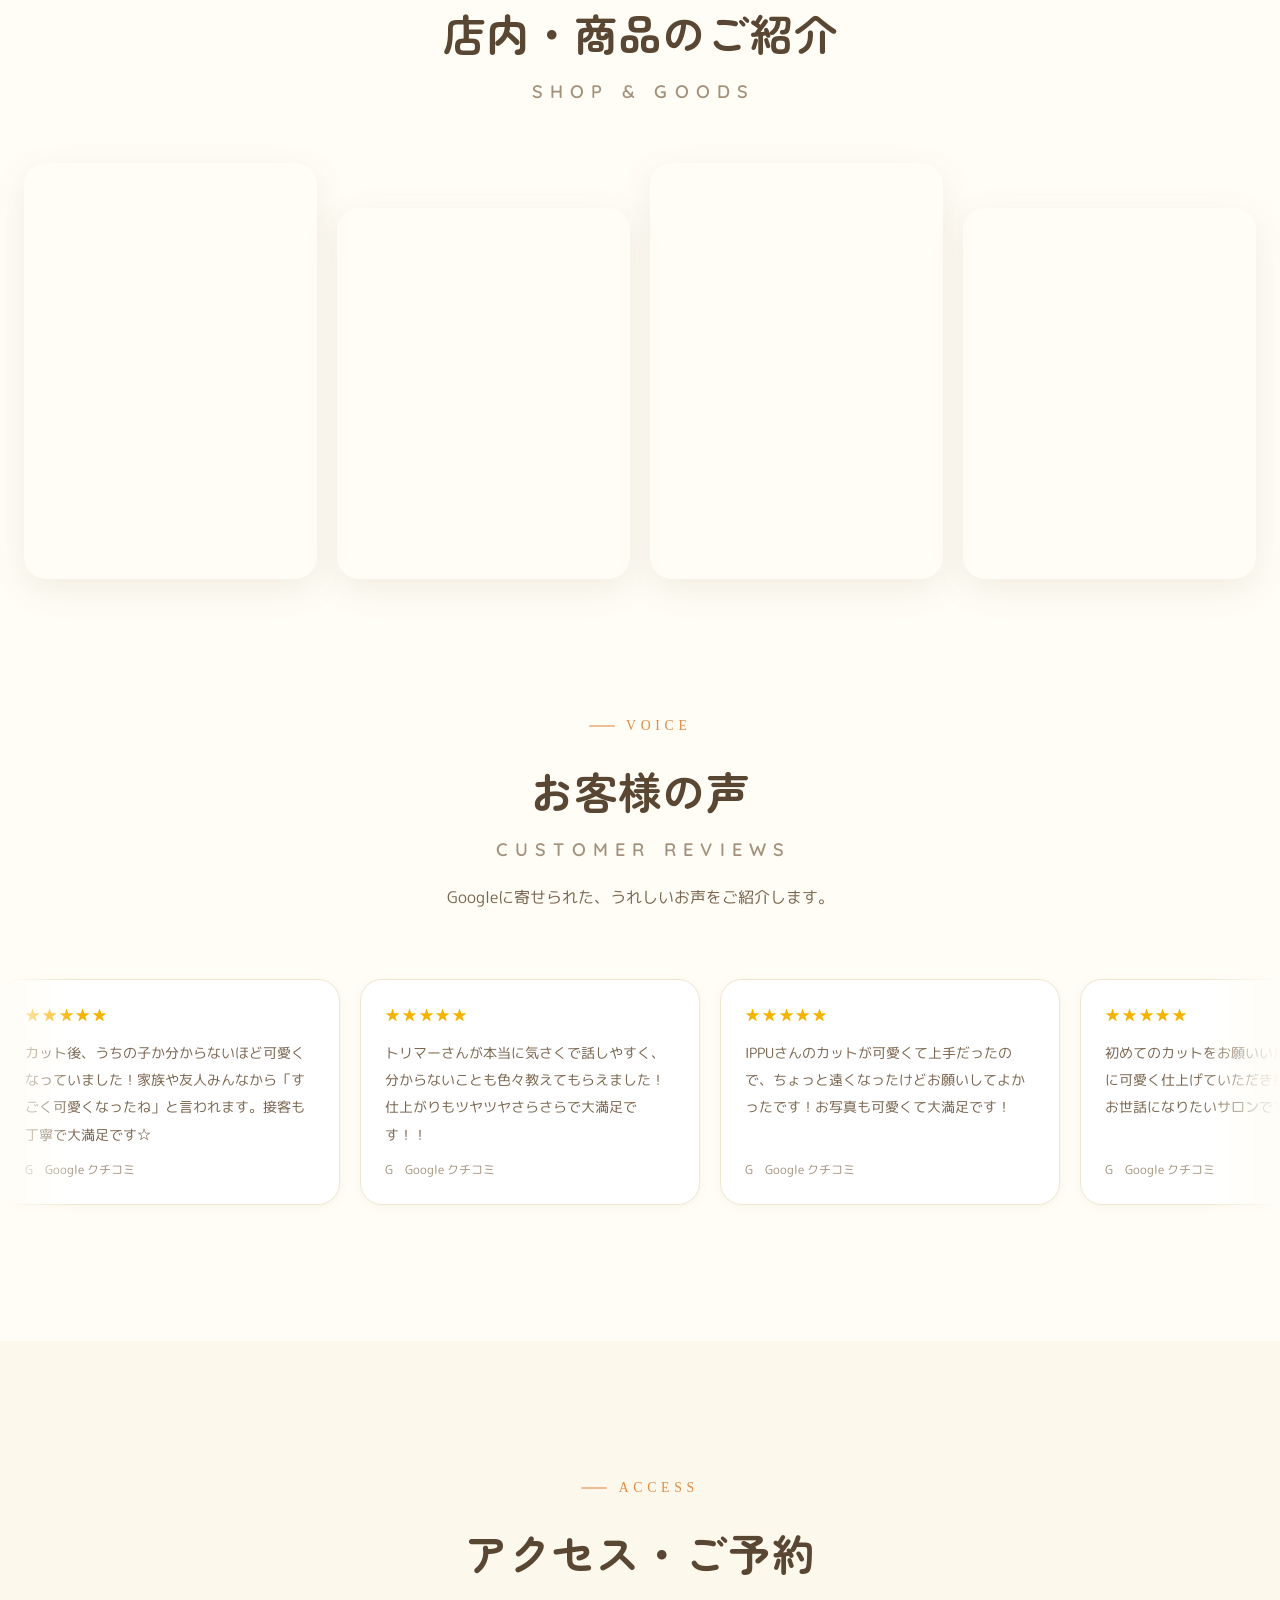
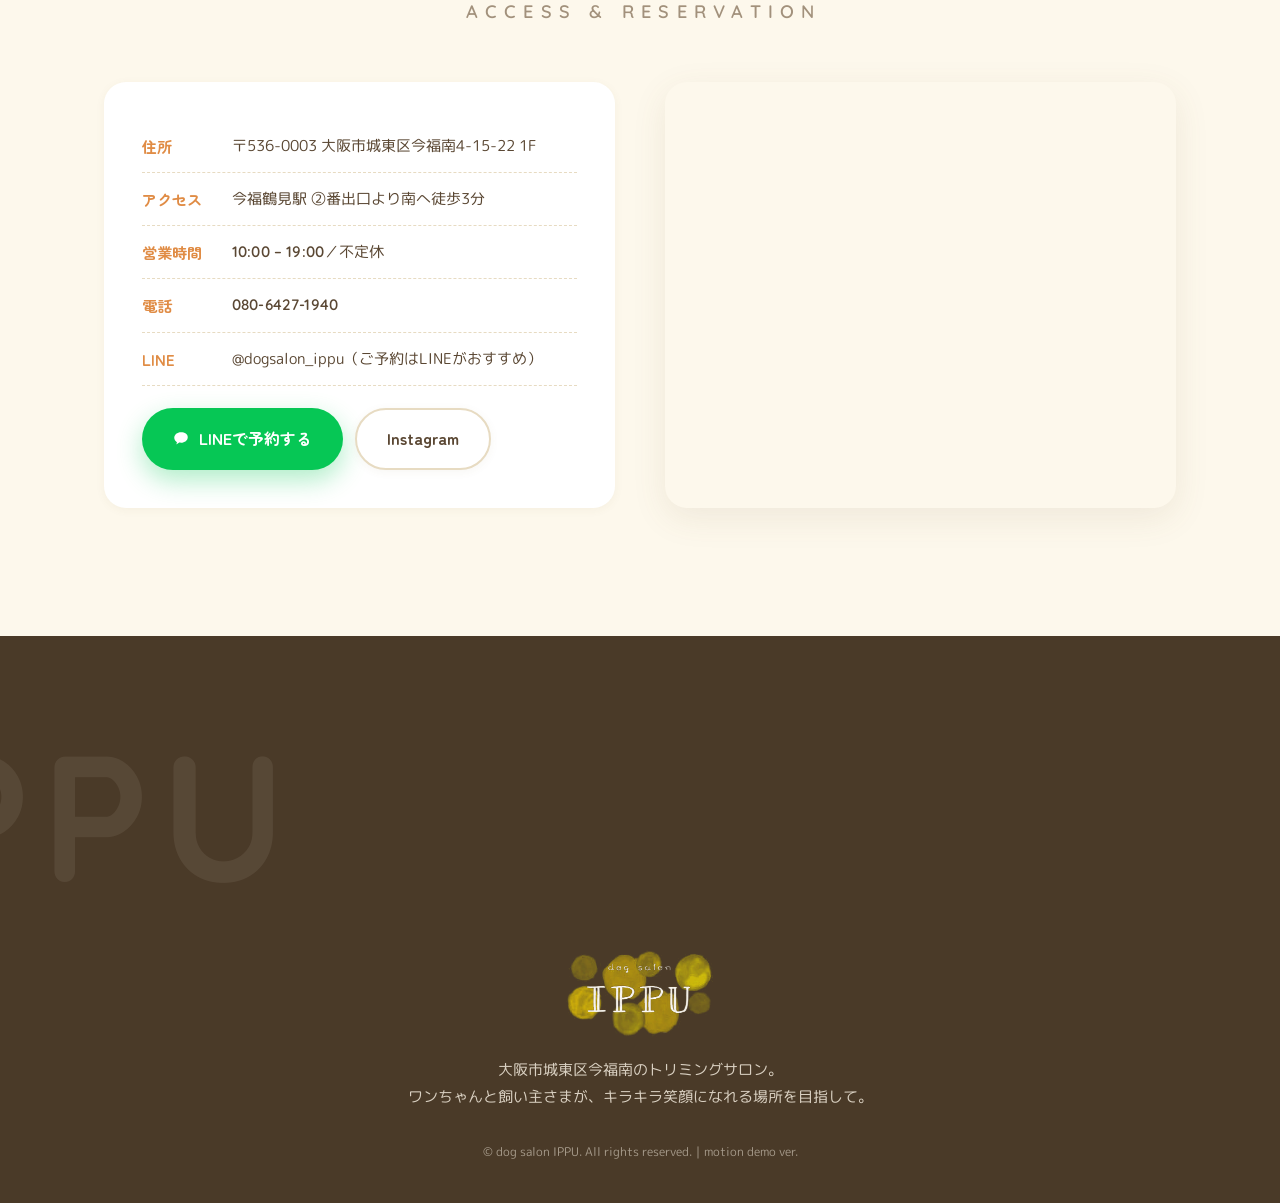
<file: motion.html>
<!DOCTYPE html>
<html lang="ja" class="js">
<head>
<meta charset="UTF-8">
<meta name="viewport" content="width=device-width, initial-scale=1">
<title>dog salon IPPU｜motion ver.（動きのあるデモ）</title>
<meta name="description" content="大阪市城東区今福南のトリミングサロン dog salon IPPU（イップ）。スクロール演出を強めたデザイン案。">
<meta name="robots" content="noindex">
<link rel="preconnect" href="https://fonts.googleapis.com">
<link rel="preconnect" href="https://fonts.gstatic.com" crossorigin>
<link href="https://fonts.googleapis.com/css2?family=Zen+Maru+Gothic:wght@400;500;700;900&family=M+PLUS+Rounded+1c:wght@400;500;700&family=Quicksand:wght@500;600;700&display=swap" rel="stylesheet">
<link rel="icon" href="data:image/svg+xml,<svg xmlns='http://www.w3.org/2000/svg' viewBox='0 0 100 100'><text y='.9em' font-size='90'>🐾</text></svg>">
<link rel="stylesheet" href="motion.css?v=250723b">
</head>
<body>

<!-- scroll progress (top bar + walking dog) -->
<div class="progress" aria-hidden="true">
  <div class="progress__bar" id="progressBar"></div>
  <div class="progress__dog" id="progressDog"><img src="assets/dachshund.png" alt=""></div>
</div>

<!-- ============ NAV ============ -->
<header class="nav" id="nav">
  <div class="nav__in">
    <a class="nav__logo" href="#top" aria-label="dog salon IPPU トップへ">
      <img src="assets/logo-mark.png" alt="">
      <span><b>dog salon IPPU</b><small>TRIMMING SALON</small></span>
    </a>
    <nav class="nav__links">
      <a href="#concept">こだわり</a>
      <a href="#staff">スタッフ</a>
      <a href="#awards">受賞歴</a>
      <a href="#course">コース</a>
      <a href="#price">料金</a>
      <a href="#gallery">店内</a>
      <a href="#access">アクセス</a>
    </nav>
    <a class="nav__cta" href="https://page.line.me/010bzmaf" target="_blank" rel="noopener">
      <svg class="ic" viewBox="0 0 24 24" fill="currentColor"><path d="M12 3C6.9 3 3 6.3 3 10.4c0 2.4 1.4 4.5 3.6 5.9-.1.6-.6 2-.7 2.4 0 .2.1.4.4.2.3-.1 2.4-1.6 3.3-2.2.8.1 1.6.2 2.4.2 5.1 0 9-3.3 9-7.4S17.1 3 12 3Z"/></svg>
      ご予約
    </a>
    <button class="nav__burger" id="burger" aria-label="メニューを開く" aria-expanded="false"><span></span><span></span><span></span></button>
  </div>
</header>

<!-- full screen menu (mobile) -->
<div class="menu" id="menuOverlay" aria-hidden="true">
  <nav class="menu__links">
    <a href="#concept"><small>CONCEPT</small>こだわり</a>
    <a href="#staff"><small>STAFF</small>スタッフ</a>
    <a href="#awards"><small>AWARDS</small>受賞歴</a>
    <a href="#course"><small>COURSE</small>コース</a>
    <a href="#price"><small>PRICE</small>料金</a>
    <a href="#gallery"><small>GALLERY</small>店内</a>
    <a href="#access"><small>ACCESS</small>アクセス</a>
  </nav>
  <a class="menu__line" href="https://page.line.me/010bzmaf" target="_blank" rel="noopener">LINEでご予約</a>
</div>

<main id="top">

<!-- ============ HERO ============ -->
<section class="hero">
  <div class="hero__bg" data-lax="-0.12">
    <img src="assets/storefront.jpg" alt="">
  </div>
  <div class="hero__veil"></div>
  <div class="hero__dots" aria-hidden="true">
    <span class="fdot" data-lax="0.10" style="width:180px;height:180px;background:var(--butter-deep);top:12%;left:4%;"></span>
    <span class="fdot" data-lax="0.22" style="width:90px;height:90px;background:var(--lime);top:24%;right:10%;opacity:.6;"></span>
    <span class="fdot" data-lax="0.16" style="width:120px;height:120px;background:var(--orange-soft);bottom:18%;right:22%;opacity:.55;"></span>
    <span class="fdot" data-lax="0.30" style="width:60px;height:60px;background:var(--butter);bottom:30%;left:14%;opacity:.6;"></span>
  </div>
  <div class="hero__in">
    <p class="hero__eyebrow rv" data-rv="up">OSAKA · JOTO — TRIMMING SALON</p>
    <h1 class="hero__title js-split" aria-label="キラキラ笑顔に、なれる場所。">キラキラ笑顔に、なれる場所。</h1>
    <p class="hero__sub rv" data-rv="up" data-delay="900">ワンちゃんも、飼い主さまも。<br>大阪市城東区・今福鶴見のトリミングサロン dog salon IPPU</p>
    <div class="hero__actions rv" data-rv="up" data-delay="1100">
      <a class="btn btn--line" href="https://page.line.me/010bzmaf" target="_blank" rel="noopener">
        <svg class="ic" viewBox="0 0 24 24" fill="currentColor"><path d="M12 3C6.9 3 3 6.3 3 10.4c0 2.4 1.4 4.5 3.6 5.9-.1.6-.6 2-.7 2.4 0 .2.1.4.4.2.3-.1 2.4-1.6 3.3-2.2.8.1 1.6.2 2.4.2 5.1 0 9-3.3 9-7.4S17.1 3 12 3Z"/></svg>
        LINEでご予約
      </a>
      <a class="btn btn--ghost" href="#concept">IPPUのこだわり ↓</a>
    </div>
  </div>
  <div class="hero__scroll" aria-hidden="true"><span>SCROLL</span><i></i></div>
</section>

<!-- ============ MARQUEE ============ -->
<div class="marquee" aria-hidden="true">
  <div class="marquee__track">
    <span>DOG SALON IPPU&ensp;🐾&ensp;TRIMMING&ensp;🐾&ensp;SKIN CARE&ensp;🐾&ensp;HAPPY SMILE&ensp;🐾&ensp;</span>
    <span>DOG SALON IPPU&ensp;🐾&ensp;TRIMMING&ensp;🐾&ensp;SKIN CARE&ensp;🐾&ensp;HAPPY SMILE&ensp;🐾&ensp;</span>
  </div>
</div>

<!-- ============ CONCEPT (scrub text) ============ -->
<section class="concept" id="concept">
  <div class="wrap">
    <div class="sec-head rv" data-rv="up">
      <span class="eyebrow">CONCEPT</span>
      <h2 class="ttl">IPPUのこだわり<span class="en">OUR THOUGHTS</span></h2>
    </div>
    <div class="scrub js-scrub-words">
      <p>ワンちゃんが リラックスできる、あたたかい場所。</p>
      <p>飼い主さまが 安心して お預けいただける場所。</p>
      <p>ワンちゃんと 飼い主さまが、<em>キラキラした笑顔</em> になれる場所。</p>
    </div>
    <div class="concept__photos">
      <figure class="rv" data-rv="left"><img src="assets/interior-reception.jpg" alt="やさしい黄色の壁と受賞トロフィーが並ぶ店内" data-lax="0.06"></figure>
      <figure class="rv" data-rv="up" data-delay="150"><img src="assets/storefront.jpg" alt="dog salon IPPU の店頭" data-lax="-0.05"></figure>
      <figure class="rv" data-rv="right" data-delay="300"><img src="assets/mat.jpg" alt="エントランスマット" data-lax="0.08"></figure>
    </div>
    <p class="concept__note rv" data-rv="up">『幸せ』を意味する黄色で包み込むロゴには、キラキラした輝きと、安心感のあるあたたかさへの想いを込めました。一頭一頭としっかり向き合い、その子に合わせたケアをご提案します。</p>
  </div>
</section>

<!-- ============ STAFF ============ -->
<section class="staff" id="staff">
  <div class="wrap">
    <div class="staff__grid">
      <div class="staff__photo rv" data-rv="mask">
        <img src="assets/hero.jpg" alt="オーナーグルーマー 吉岡千裕とワンちゃんたち" data-lax="0.05">
      </div>
      <div class="staff__body">
        <span class="eyebrow rv" data-rv="up">OWNER / GROOMER</span>
        <h2 class="staff__name rv" data-rv="up" data-delay="100">吉岡 千裕<small>YOSHIOKA CHIHIRO</small></h2>
        <p class="rv" data-rv="up" data-delay="200">サロン勤めをしている頃から、『わんちゃんと飼い主さまが、キラキラした笑顔になるお迎えの時間』に、とてもやりがいと幸せを感じてきました。</p>
        <p class="rv" data-rv="up" data-delay="300">グルーミング中はわんちゃんとコミュニケーションをとりながら、少しでもストレスのないように、その子に合ったやり方を探し、その子の可愛さを引き出せるように心がけています。お家でも崩れにくい、持ちの良いカットが得意です！</p>
        <ul class="staff__quals">
          <li class="rv" data-rv="up" data-delay="350"><span class="yr">2009</span>ナンバペット美容学院 研究科 卒業／JKC公認トリマー B級ライセンス</li>
          <li class="rv" data-rv="up" data-delay="420"><span class="yr">2021</span>愛玩動物飼養管理士 1級 取得</li>
          <li class="rv" data-rv="up" data-delay="490"><span class="yr">2022</span>HAPPY GROOMING CONTEST ダブルス部門 <b>優勝</b></li>
        </ul>
      </div>
    </div>
  </div>
</section>

<!-- 散歩する犬（スクロール連動） -->
<section class="dogwalk js-dogwalk" aria-hidden="true">
  <div class="dogwalk__trail"></div>
  <div class="dogwalk__dog"><img src="assets/dachshund.png" alt=""></div>
</section>

<!-- ============ AWARDS (horizontal scroll) ============ -->
<section class="awards" id="awards">
  <div class="hs js-hscroll">
    <div class="hs__sticky">
      <div class="hs__head">
        <span class="eyebrow">AWARDS</span>
        <h2 class="ttl">受賞歴・コンテスト実績<span class="en">CONTEST RESULTS</span></h2>
        <p class="hs__lead">技術を磨きつづけるトリマーが、数々のグルーミングコンテストで評価をいただいています。<span class="hs__hint">↓ スクロールで横に進みます</span></p>
      </div>
      <div class="hs__track">
        <figure class="hs__item"><img src="assets/award1.jpg" alt="コンテスト受賞の様子1"><figcaption><span class="num">2022</span>ダブルス部門 優勝</figcaption></figure>
        <figure class="hs__item"><img src="assets/award-pink.jpg" alt="コンテスト受賞の様子2"><figcaption><span class="num">2022</span>レスキュー部門 特別賞</figcaption></figure>
        <figure class="hs__item"><img src="assets/award2.jpg" alt="コンテスト受賞の様子3"><figcaption><span class="num">2023</span>in大阪 ダブルス部門 特別賞</figcaption></figure>
        <figure class="hs__item"><img src="assets/award3.jpg" alt="コンテスト受賞の様子4"><figcaption><span class="num">2023</span>in福岡 ダブルス部門 特別賞</figcaption></figure>
        <figure class="hs__item"><img src="assets/award4.jpg" alt="コンテスト受賞の様子5"><figcaption><span class="num">2024</span>in東京 サロンスタイル部門 特別賞</figcaption></figure>
        <div class="hs__last">
          <div class="hs__count"><span class="js-counter num" data-to="5">0</span><small>AWARDS<br>2022–2024</small></div>
        </div>
      </div>
    </div>
  </div>
</section>

<!-- ============ COURSE (stacking cards) ============ -->
<section class="course" id="course">
  <div class="wrap">
    <div class="sec-head rv" data-rv="up">
      <span class="eyebrow">COURSE</span>
      <h2 class="ttl">3つのケアコース<span class="en">3 CARE COURSES</span></h2>
      <p class="lead">スキンケア・被毛ケアをしっかり取り入れた、3つのコースからお選びいただけます。</p>
    </div>
    <div class="stack js-stack">
      <article class="stack__card">
        <div class="stack__img"><img src="assets/course-1.jpg" alt="シャンプーケアのイメージ"></div>
        <div class="stack__body">
          <span class="stack__no num">01</span>
          <h3>シャンプーケアコース<span class="en">SHAMPOO CARE</span></h3>
          <p>スキンケア・被毛ケアをしっかり取り入れた、お肌トラブル予防のシャンプーコース。</p>
          <ul>
            <li>体調チェック</li><li>FuwaMe（炭酸ケア）</li><li>プロフェムシャンプー or シセルリノシャンプー</li><li>はみがき</li><li>保湿ケア or 被毛ケア</li><li>バスアウトミスト</li>
          </ul>
        </div>
      </article>
      <article class="stack__card stack__card--feature">
        <div class="stack__img"><img src="assets/course-2.jpg" alt="IPPUケアコースのイメージ"></div>
        <div class="stack__body">
          <span class="stack__no num">02</span>
          <h3>IPPUケアコース<span class="en">IPPU CARE</span></h3>
          <p>シャンプーケアコース同様、しっかりケアをした後に全身カットを行うコースです。</p>
          <ul>
            <li><b>シャンプーケアコースの内容すべて</b></li><li>全身カット（ハサミ仕上げを含みます）</li><li>足先バリカン（ご希望の場合）</li>
          </ul>
        </div>
      </article>
      <article class="stack__card">
        <div class="stack__img"><img src="assets/course-3.jpg" alt="ごほうびケアのイメージ"></div>
        <div class="stack__body">
          <span class="stack__no num">03</span>
          <h3>ごほうびケアコース<span class="en">REWARD CARE</span></h3>
          <p>お誕生日などのスペシャルDayに、ワンランク上のスキンケアを。</p>
          <ul>
            <li><b>シャンプー or IPPUケアコース</b></li><li>被毛内部補修トリートメント</li><li>ヒト幹細胞ミスト</li><li>ipsミスト</li>
          </ul>
          <div class="stack__opt num">＋¥3,300（〜5kg）／＋¥4,400（〜8kg）／＋¥5,500（〜12kg）</div>
        </div>
      </article>
    </div>
  </div>
</section>

<!-- ============ PRICE ============ -->
<section class="price" id="price">
  <div class="wrap">
    <div class="sec-head rv" data-rv="up">
      <span class="eyebrow">PRICE</span>
      <h2 class="ttl">料金表<span class="en">PRICE LIST</span></h2>
      <p class="lead">表示価格はすべて税込です。犬種・サイズ・毛量により変動する場合があります。</p>
    </div>
    <p class="price__swipe" aria-hidden="true"><svg viewBox="0 0 24 24" fill="none" stroke="currentColor" stroke-width="2.4" stroke-linecap="round" stroke-linejoin="round"><path d="M3 12h18M7 8l-4 4 4 4M17 8l4 4-4 4"/></svg>表は横にスクロールできます</p>
    <div class="price__tablebox rv" data-rv="up">
    <div class="price__scroll">
      <table class="ptable">
        <thead>
          <tr><th>犬種</th><th>シャンプーケア</th><th>IPPUケア</th></tr>
        </thead>
        <tbody>
          <tr><td class="breed"><b>チワワ</b><span class="kg">〜4kg</span></td><td class="pr num">¥7,700〜</td><td class="pr num ippu">¥11,000〜</td></tr>
          <tr><td class="breed"><b>パピヨン／狆</b><span class="kg">〜5kg</span></td><td class="pr num">¥8,800〜</td><td class="pr num ippu">¥11,000〜</td></tr>
          <tr><td class="breed"><b>ヨークシャテリア</b><span class="kg">〜4kg</span></td><td class="pr num">¥7,700〜</td><td class="pr num ippu">¥12,100〜</td></tr>
          <tr><td class="breed"><b>ダックス</b><span class="kg">〜6kg</span></td><td class="pr num">¥8,800〜</td><td class="pr num ippu">¥12,100〜</td></tr>
          <tr><td class="breed"><b>ポメラニアン／ペキニーズ</b><span class="kg">〜4〜5kg</span></td><td class="pr num">¥9,900〜</td><td class="pr num ippu">¥13,200〜</td></tr>
          <tr><td class="breed"><b>マルチーズ／トイプードル／Mシュナウザー／シーズー</b><span class="kg">〜4〜6kg</span></td><td class="pr num">¥8,800〜</td><td class="pr num ippu">¥15,400〜</td></tr>
          <tr><td class="breed"><b>キャバリア</b><span class="kg">〜8kg</span></td><td class="pr num">¥11,000〜</td><td class="pr num ippu">¥14,300〜</td></tr>
          <tr><td class="breed"><b>ビションフリーゼ</b><span class="kg">〜8kg</span></td><td class="pr num">¥11,000〜</td><td class="pr num ippu">¥17,600〜</td></tr>
          <tr><td class="breed"><b>アメリカンコッカー</b><span class="kg">〜12kg</span></td><td class="pr num">¥12,100〜</td><td class="pr num ippu">¥17,600〜</td></tr>
          <tr><td class="breed"><b>パグ／ボストンテリア</b><span class="kg">〜8kg</span></td><td class="pr num">¥8,800〜</td><td class="pr num">—</td></tr>
          <tr><td class="breed"><b>フレンチブルドッグ</b><span class="kg">〜10kg</span></td><td class="pr num">¥9,900〜</td><td class="pr num">—</td></tr>
          <tr><td class="breed"><b>柴犬／コーギー</b><span class="kg">〜10kg</span></td><td class="pr num">¥11,000〜</td><td class="pr num">—</td></tr>
        </tbody>
      </table>
    </div>
    <div class="swipe-guide" id="swipeGuide" aria-hidden="true">
      <div class="swipe-guide__card">
        <svg class="swipe-guide__hand" viewBox="0 0 34 24" fill="none" stroke="currentColor" stroke-width="2" stroke-linecap="round" stroke-linejoin="round" aria-hidden="true">
          <path d="M8.5 12H3.5"/><path d="M6.5 8.5 3 12l3.5 3.5"/>
          <circle cx="17" cy="12" r="3.4"/>
          <path d="M25.5 12h5"/><path d="M27.5 8.5 31 12l-3.5 3.5"/>
        </svg>
        横にスワイプできます
      </div>
    </div>
    </div>
    <p class="price__reward rv" data-rv="up"><b>ごほうびケアコース</b>：シャンプー or IPPUケアコース ＋ トリートメント・ヒト幹細胞ミスト・ipsミスト<span class="num">（＋¥3,300〜、サイズによる）</span></p>
    <ul class="price__notes">
      <li class="rv" data-rv="up"><span class="tag">部分カット</span>¥880〜（4ヶ所以上はIPPUケアコース）</li>
      <li class="rv" data-rv="up" data-delay="80"><span class="tag">デザインカット</span>¥1,100〜（ハート・おぱんつ・ぷりけつ など）</li>
      <li class="rv" data-rv="up" data-delay="160"><span class="tag">サイズ・毛量</span>¥550〜／もつれ・換毛 10分毎 ¥550〜</li>
      <li class="rv" data-rv="up" data-delay="240"><span class="tag">リピート割</span>3週間以内 -¥500／4週間以内 -¥300</li>
    </ul>
    <div class="price__others">
      <article class="ocard rv" data-rv="up">
        <h3>クイックコース</h3>
        <p>シャンプー・ドライング・お耳の拭き取りのみ。<br><b class="num">各コース価格から -¥3,300</b></p>
        <small>※各コースご利用後、2週間以内の方のみ</small>
      </article>
      <article class="ocard rv" data-rv="up" data-delay="120">
        <h3>ショートステイ</h3>
        <p>最初の1時間 <b class="num">¥1,100</b>／以降30分毎 <b class="num">¥550〜</b></p>
        <small>※トリミング前後2時間は無料</small>
      </article>
      <article class="ocard rv" data-rv="up" data-delay="240">
        <h3>単品メニュー</h3>
        <p>つめ切り・耳そうじ・お顔カット・はみがき など <b class="num">¥550〜</b></p>
        <small>※詳しくはお気軽にお問い合わせください</small>
      </article>
    </div>
  </div>
</section>

<!-- ============ GALLERY ============ -->
<section class="gallery" id="gallery">
  <div class="wrap">
    <div class="sec-head rv" data-rv="up">
      <span class="eyebrow">GALLERY</span>
      <h2 class="ttl">店内・商品のご紹介<span class="en">SHOP &amp; GOODS</span></h2>
    </div>
  </div>
  <div class="gallery__grid">
    <figure class="rv" data-rv="zoom"><img src="assets/interior-wide.jpg" alt="店内のディスプレイと物販棚" data-lax="0.04"></figure>
    <figure class="rv" data-rv="zoom" data-delay="100"><img src="assets/products-liora.jpg" alt="ケア用品 LIORA" data-lax="-0.05"></figure>
    <figure class="rv" data-rv="zoom" data-delay="200"><img src="assets/interior-reception.jpg" alt="受付まわり" data-lax="0.06"></figure>
    <figure class="rv" data-rv="zoom" data-delay="150"><img src="assets/owner.jpg" alt="オーナーとワンちゃん" data-lax="-0.04"></figure>
  </div>
</section>

<!-- ============ REVIEWS (marquee) ============ -->
<section class="reviews" id="reviews">
  <div class="wrap">
    <div class="sec-head rv" data-rv="up">
      <span class="eyebrow">VOICE</span>
      <h2 class="ttl">お客様の声<span class="en">CUSTOMER REVIEWS</span></h2>
      <p class="lead">Googleに寄せられた、うれしいお声をご紹介します。</p>
    </div>
  </div>
  <div class="rmq" aria-label="口コミ一覧">
    <div class="rmq__track">
      <article class="rcard"><div class="rcard__stars">★★★★★</div><p>カット後、うちの子か分からないほど可愛くなっていました！家族や友人みんなから「すごく可愛くなったね」と言われます。接客も丁寧で大満足です☆</p><span class="rcard__src">G　Google クチコミ</span></article>
      <article class="rcard"><div class="rcard__stars">★★★★★</div><p>トリマーさんが本当に気さくで話しやすく、分からないことも色々教えてもらえました！仕上がりもツヤツヤさらさらで大満足です！！</p><span class="rcard__src">G　Google クチコミ</span></article>
      <article class="rcard"><div class="rcard__stars">★★★★★</div><p>IPPUさんのカットが可愛くて上手だったので、ちょっと遠くなったけどお願いしてよかったです！お写真も可愛くて大満足です！</p><span class="rcard__src">G　Google クチコミ</span></article>
      <article class="rcard"><div class="rcard__stars">★★★★★</div><p>初めてのカットをお願いいたしました。丁寧に可愛く仕上げていただき感動です！今後もお世話になりたいサロンです。</p><span class="rcard__src">G　Google クチコミ</span></article>
      <article class="rcard"><div class="rcard__stars">★★★★★</div><p>お迎え時のワンコを見れば楽しい時間だったことが分かります。本当にありがとうございました♥</p><span class="rcard__src">G　Google クチコミ</span></article>
      <article class="rcard"><div class="rcard__stars">★★★★★</div><p>カット後、うちの子か分からないほど可愛くなっていました！家族や友人みんなから「すごく可愛くなったね」と言われます。接客も丁寧で大満足です☆</p><span class="rcard__src">G　Google クチコミ</span></article>
      <article class="rcard"><div class="rcard__stars">★★★★★</div><p>トリマーさんが本当に気さくで話しやすく、分からないことも色々教えてもらえました！仕上がりもツヤツヤさらさらで大満足です！！</p><span class="rcard__src">G　Google クチコミ</span></article>
      <article class="rcard"><div class="rcard__stars">★★★★★</div><p>IPPUさんのカットが可愛くて上手だったので、ちょっと遠くなったけどお願いしてよかったです！お写真も可愛くて大満足です！</p><span class="rcard__src">G　Google クチコミ</span></article>
      <article class="rcard"><div class="rcard__stars">★★★★★</div><p>初めてのカットをお願いいたしました。丁寧に可愛く仕上げていただき感動です！今後もお世話になりたいサロンです。</p><span class="rcard__src">G　Google クチコミ</span></article>
      <article class="rcard"><div class="rcard__stars">★★★★★</div><p>お迎え時のワンコを見れば楽しい時間だったことが分かります。本当にありがとうございました♥</p><span class="rcard__src">G　Google クチコミ</span></article>
    </div>
  </div>
</section>

<!-- ============ ACCESS ============ -->
<section class="access" id="access">
  <div class="wrap">
    <div class="sec-head rv" data-rv="up">
      <span class="eyebrow">ACCESS</span>
      <h2 class="ttl">アクセス・ご予約<span class="en">ACCESS &amp; RESERVATION</span></h2>
    </div>
    <div class="access__grid">
      <div class="access__info rv" data-rv="left">
        <div class="irow"><span class="k">住所</span><span class="v">〒536-0003 大阪市城東区今福南4-15-22 1F</span></div>
        <div class="irow"><span class="k">アクセス</span><span class="v">今福鶴見駅 ②番出口より南へ徒歩3分</span></div>
        <div class="irow"><span class="k">営業時間</span><span class="v"><span class="num">10:00 – 19:00</span>／不定休</span></div>
        <div class="irow"><span class="k">電話</span><span class="v num">080-6427-1940</span></div>
        <div class="irow"><span class="k">LINE</span><span class="v">@dogsalon_ippu（ご予約はLINEがおすすめ）</span></div>
        <div class="access__cta">
          <a class="btn btn--line" href="https://page.line.me/010bzmaf" target="_blank" rel="noopener">
            <svg class="ic" viewBox="0 0 24 24" fill="currentColor"><path d="M12 3C6.9 3 3 6.3 3 10.4c0 2.4 1.4 4.5 3.6 5.9-.1.6-.6 2-.7 2.4 0 .2.1.4.4.2.3-.1 2.4-1.6 3.3-2.2.8.1 1.6.2 2.4.2 5.1 0 9-3.3 9-7.4S17.1 3 12 3Z"/></svg>
            LINEで予約する
          </a>
          <a class="btn btn--ghost" href="https://www.instagram.com/dogsalon_ippu?igshid=YmMyMTA2M2Y%3D" target="_blank" rel="noopener">Instagram</a>
        </div>
      </div>
      <div class="access__map rv" data-rv="right">
        <iframe title="dog salon IPPU の地図" loading="lazy" referrerpolicy="no-referrer-when-downgrade"
          src="https://maps.google.com/maps?q=%E5%A4%A7%E9%98%AA%E5%B8%82%E5%9F%8E%E6%9D%B1%E5%8C%BA%E4%BB%8A%E7%A6%8F%E5%8D%974-15-22&t=&z=16&ie=UTF8&iwloc=&output=embed"></iframe>
      </div>
    </div>
  </div>
</section>

</main>

<!-- ============ FOOTER ============ -->
<footer class="footer">
  <div class="footer__big" aria-hidden="true"><span data-lax-x="-0.12">DOG SALON IPPU</span></div>
  <div class="wrap footer__in">
    <img class="footer__logo" src="assets/logo-light.png" alt="dog salon IPPU">
    <p>大阪市城東区今福南のトリミングサロン。<br>ワンちゃんと飼い主さまが、キラキラ笑顔になれる場所を目指して。</p>
    <div class="footer__copy">© dog salon IPPU. All rights reserved.｜motion demo ver.</div>
  </div>
</footer>

<!-- floating LINE CTA -->
<div class="float-cta">
  <a href="https://page.line.me/010bzmaf" target="_blank" rel="noopener">
    <svg width="18" height="18" viewBox="0 0 24 24" fill="currentColor"><path d="M12 3C6.9 3 3 6.3 3 10.4c0 2.4 1.4 4.5 3.6 5.9-.1.6-.6 2-.7 2.4 0 .2.1.4.4.2.3-.1 2.4-1.6 3.3-2.2.8.1 1.6.2 2.4.2 5.1 0 9-3.3 9-7.4S17.1 3 12 3Z"/></svg>
    ご予約
  </a>
</div>

<script src="motion.js?v=250723b"></script>
</body>
</html>
</file>
<file: style.css>
/* =========================================================
   dog salon IPPU — stylesheet
   柔らかい黄色 × 茶 × オレンジ / 親しみやすい丸み
   ========================================================= */

:root{
  /* base */
  --cream:        #FFFDF6;   /* page bg */
  --cream-2:      #FDF8EC;   /* alt section bg */
  --paper:        #FFFFFF;

  /* yellow family */
  --butter:       #FCEBA4;   /* soft yellow block */
  --butter-soft:  #FDF3C9;   /* pale */
  --butter-deep:  #F6D873;   /* logo dot yellow */
  --lime:         #E9E98A;   /* chartreuse accent (menu sheets) */
  --lime-soft:    #F2F2C0;

  /* ink */
  --ink:          #5A4733;   /* warm brown text (logo) */
  --ink-2:        #7A6650;   /* softer */
  --ink-3:        #A2917C;   /* muted */

  /* accent */
  --orange:       #EFA460;   /* price-sheet orange */
  --orange-deep:  #E08C45;
  --orange-soft:  #F8D9B6;

  --line:         #EFE6D2;   /* hairline */
  --line-2:       #E7DBC2;

  /* effects */
  --shadow-sm: 0 2px 10px rgba(120,95,55,.06);
  --shadow:    0 10px 34px rgba(120,95,55,.10);
  --shadow-lg: 0 22px 60px rgba(120,95,55,.16);

  --radius-s: 14px;
  --radius:   22px;
  --radius-l: 32px;

  --maxw: 1120px;
  --nav-h: 84px;

  --serif-num: "Quicksand", sans-serif;
}

*{ box-sizing:border-box; }
html{ scroll-behavior:smooth; scroll-padding-top: calc(var(--nav-h) + 8px); }

body{
  margin:0;
  font-family:"M PLUS Rounded 1c", system-ui, sans-serif;
  color:var(--ink);
  background:var(--cream);
  line-height:1.85;
  font-size:16px;
  -webkit-font-smoothing:antialiased;
  text-rendering:optimizeLegibility;
  overflow-x:hidden;
}

h1,h2,h3,h4{ font-family:"Zen Maru Gothic", serif; font-weight:700; line-height:1.4; margin:0; letter-spacing:.02em; }
p{ margin:0; }
a{ color:inherit; text-decoration:none; }
img{ display:block; max-width:100%; }
ul{ margin:0; padding:0; list-style:none; }

.num{ font-family:var(--serif-num); font-weight:600; letter-spacing:.01em; }
/* 文節単位で折り返す(スマホで変な位置の改行を防ぐ) */
.u-phrase{ display:inline-block; }
/* 中央寄せの見出し・リードのみ行バランスを取る。本文は日本語として自然な行送り(行末まで詰める)を優先 */
.sec-head .ttl, .sec-head .lead, .allinc__head{ text-wrap:balance; }

/* ===== layout helpers ===== */
.wrap{ width:100%; max-width:var(--maxw); margin-inline:auto; padding-inline:24px; }
.section{ padding: clamp(60px, 9vw, 120px) 0; position:relative; }
.section--alt{ background:var(--cream-2); }
.section--butter{ background:linear-gradient(180deg,#FDF6E0, #FCEFC4); }
/* 手描き柄セクション(要所だけ・連続させない)。
   クリームのベール(30%)を柄画像に重ねて、上の白カードを主役に保つ。
   ベールは背景レイヤーで処理しているのでコンテンツのz-index調整は不要。 */
.section--pattern{
  background-color:#FFF2A2; /* 柄画像の地の黄色(端まで馴染ませる) */
  background-image:
    linear-gradient(rgba(255,253,246,.30), rgba(255,253,246,.30)),
    url('assets/pattern-bg.jpg');
  background-repeat:repeat, repeat;
  background-size:auto, 460px auto;
  background-position:center, center top;
}

.eyebrow{
  display:inline-flex; align-items:center; gap:.5em;
  font-family:"Zen Maru Gothic", serif; font-weight:500;
  font-size:.86rem; letter-spacing:.34em; color:var(--orange-deep);
  text-indent:.34em;
}
.eyebrow::before{ content:""; width:26px; height:2px; border-radius:2px; background:currentColor; opacity:.55; }

.sec-head{ text-align:center; margin-bottom: clamp(34px,5vw,58px); }
.sec-head .ttl{
  font-size: clamp(1.7rem, 3.6vw, 2.7rem);
  margin-top:.5em;
  color:var(--ink);
}
.sec-head .ttl .en{
  display:block; font-family:var(--serif-num); font-weight:600;
  font-size:.42em; letter-spacing:.4em; color:var(--ink-3);
  margin-top:.9em; text-indent:.4em;
}
.sec-head .lead{ margin-top:1.3em; color:var(--ink-2); font-size:1rem; }

/* watercolor dot decoration */
.dots{ position:absolute; inset:0; overflow:hidden; pointer-events:none; z-index:0; }
/* ロゴと同じ"水彩のまる"風の装飾。
   inlineで指定した色はそのまま活かしつつ、放射状マスクで縁をふわっと滲ませ、
   ぼかしを強めて絵の具のような柔らかい滲みにする(ロゴと地続きの世界観)。 */
.dot{ position:absolute; border-radius:50%; opacity:.7; filter:blur(5px) saturate(1.12);
  -webkit-mask:radial-gradient(circle at 42% 38%, #000 48%, rgba(0,0,0,.6) 68%, transparent 82%);
  mask:radial-gradient(circle at 42% 38%, #000 48%, rgba(0,0,0,.6) 68%, transparent 82%); }
.section > .wrap{ position:relative; z-index:1; }

/* ============ NAV ============ */
.nav{
  position:fixed; inset:0 0 auto 0; height:var(--nav-h); z-index:100;
  display:flex; align-items:center;
  background:rgba(255,253,246,.82);
  backdrop-filter:blur(12px) saturate(1.1);
  border-bottom:1px solid transparent;
  transition:border-color .3s, box-shadow .3s, background .3s;
}
.nav.scrolled{ border-color:var(--line); box-shadow:var(--shadow-sm); }
.nav .wrap{ display:flex; align-items:center; gap:18px; }
.nav__logo{ display:flex; align-items:center; gap:10px; margin-right:auto; }
.nav__logo img{ height:56px; width:auto; }
.nav__logo b{ font-family:"Zen Maru Gothic", serif; font-weight:700; font-size:1rem; letter-spacing:.04em; color:var(--ink); white-space:nowrap; }
.nav__logo small{ display:block; font-family:var(--serif-num); font-size:.62rem; letter-spacing:.3em; color:var(--ink-3); font-weight:600; }

.nav__links{ display:flex; align-items:stretch; gap:2px; }
.nav__links a{
  display:flex; flex-direction:column; align-items:center; justify-content:center; gap:3px;
  padding:7px 11px; border-radius:12px; color:var(--ink-2); position:relative;
  transition:color .2s;
}
.nav__links a .jp{ font-family:"Zen Maru Gothic", serif; font-weight:700; font-size:.9rem; line-height:1; letter-spacing:.05em; white-space:nowrap; }
.nav__links a .en{ display:block; font-family:var(--serif-num); font-weight:600; font-size:.54rem; letter-spacing:.22em; color:var(--ink-3); text-indent:.22em; line-height:1; transition:color .2s; }
.nav__links a::after{ content:""; position:absolute; left:50%; bottom:1px; width:0; height:2px; border-radius:2px; background:var(--orange); transform:translateX(-50%); transition:width .26s cubic-bezier(.4,0,.2,1); }
.nav__links a:hover{ color:var(--ink); }
.nav__links a:hover .en{ color:var(--orange-deep); }
.nav__links a:hover::after{ width:calc(100% - 26px); }
.nav__links a.active{ color:var(--ink); }
.nav__links a.active .jp{ color:var(--ink); }
.nav__links a.active .en{ color:var(--orange-deep); }
.nav__links a.active::after{ width:calc(100% - 26px); }

.nav__cta{
  display:inline-flex; align-items:center; gap:9px; white-space:nowrap;
  background:var(--orange); color:#fff; font-family:"Zen Maru Gothic"; font-weight:700;
  font-size:.9rem; padding:9px 20px; border-radius:999px;
  box-shadow:0 6px 16px rgba(224,140,69,.32);
  transition:transform .15s, box-shadow .2s, background .2s;
}
.nav__cta-label{ display:flex; flex-direction:column; align-items:flex-start; line-height:1.08; }
.nav__cta-label b{ font-size:.95rem; font-weight:700; letter-spacing:.04em; }
.nav__cta-label small{ font-size:.64rem; font-weight:500; letter-spacing:.08em; opacity:.92; }
/* free up nav space on mid-width screens: show logo mark only */
@media (max-width:1120px) and (min-width:761px){
  .nav__logo span{ display:none; }
  .nav__logo img{ height:64px; }
}
.nav__cta:hover{ transform:translateY(-2px); background:var(--orange-deep); box-shadow:0 10px 22px rgba(224,140,69,.4); }

.nav__burger{ display:none; width:44px; height:44px; border:none; background:none; cursor:pointer; padding:10px; }
.nav__burger span{ display:block; height:2.4px; background:var(--ink); border-radius:2px; margin:5px 0; transition:.3s; }

/* ============ HERO ============ */
.hero{ position:relative; padding-top: calc(var(--nav-h) + 30px); overflow:hidden; }
.hero__bg{ position:absolute; inset:-4%; z-index:0; pointer-events:none; overflow:hidden; }
.hero__slide{
  position:absolute; inset:0; background-position:center 38%; background-size:cover; background-repeat:no-repeat;
  opacity:0; transform:scale(1.05); animation:heroSlide 24s ease-in-out infinite; will-change:opacity, transform;
}
.hero__slide:nth-child(1){ animation-delay:0s; }
.hero__slide:nth-child(2){ animation-delay:-6s; }
.hero__slide:nth-child(3){ animation-delay:-12s; }
.hero__slide:nth-child(4){ animation-delay:-18s; }
@keyframes heroSlide{
  0%{ opacity:0; transform:scale(1.05); }
  4%{ opacity:1; }
  25%{ opacity:1; }
  29%{ opacity:0; }
  100%{ opacity:0; transform:scale(1.13); }
}
.hero__veil{ position:absolute; inset:0; background:linear-gradient(105deg, rgba(255,253,246,.86) 0%, rgba(255,253,246,.66) 44%, rgba(255,253,246,.42) 100%); }
/* stable bottom blend into the next section (not affected by the ken-burns scaling) */
.hero::after{
  content:""; position:absolute; left:0; right:0; bottom:-1px; height:46%;
  z-index:0; pointer-events:none;
  background:linear-gradient(180deg, rgba(253,248,236,0) 0%, rgba(253,248,236,.55) 55%, var(--cream-2) 100%);
}
@keyframes dotFloat{ from{ transform: translateY(7px); } to{ transform: translateY(-13px); } }
.hero .dots .dot{ animation: dotFloat 7s ease-in-out infinite alternate; }
.hero .dots .dot:nth-child(2){ animation-duration: 9.5s; animation-delay: -3s; }
.hero .dots .dot:nth-child(3){ animation-duration: 6s; animation-delay: -1.2s; }
.hero__grid{
  display:grid; grid-template-columns: 1.05fr 1fr; gap: clamp(24px,4vw,60px);
  align-items:center;
}
.hero__copy{ position:relative; z-index:2; }
/* ロゴ画像の透明余白をトリムしたため、実寸が変わらないよう幅を補正(330px*0.8) */
.hero__logo{ width:min(264px, 62%); margin-bottom:18px; }
.hero__title{ font-size: clamp(1.55rem, 3.2vw, 2.5rem); color:var(--ink); line-height:1.55; }
.hero__title .hl{ background:linear-gradient(transparent 62%, var(--butter-deep) 62%); padding:0 .06em; }
.hero__sub{ margin-top:1.4em; color:var(--ink-2); font-size:1.02rem; max-width:30em; }
.hero__meta{ display:flex; flex-wrap:wrap; gap:10px 14px; margin-top:1.9em; }
.hero__chip{
  display:inline-flex; align-items:center; gap:8px; background:var(--paper);
  border:1px solid var(--line); border-radius:999px; padding:9px 16px;
  font-size:.86rem; color:var(--ink-2); box-shadow:var(--shadow-sm);
}
.hero__chip .num{ color:var(--orange-deep); font-size:.95rem; }
.hero__actions{ display:flex; flex-wrap:wrap; gap:12px; margin-top:2.1em; }

.hero__photo{ position:relative; z-index:1; }
.hero__photo .frame{
  border-radius: var(--radius-l); overflow:hidden; box-shadow:var(--shadow-lg);
  border:6px solid #fff; rotate:1.4deg;
  aspect-ratio: 1/1;
}
.hero__photo .frame img{ width:100%; height:100%; object-fit:cover; }
.hero__badge{
  position:absolute; left:-22px; bottom:-18px; z-index:3;
  background:var(--paper); border-radius:16px; padding:14px 20px 14px 18px;
  box-shadow:var(--shadow); border:1px solid var(--line); border-left:4px solid var(--orange);
  display:flex; align-items:center; gap:12px; rotate:-3deg;
}
.hero__badge b{ font-family:"Zen Maru Gothic"; display:block; font-size:.92rem; color:var(--ink); }
.hero__badge small{ font-size:.72rem; color:var(--ink-3); }

/* buttons */
.btn{
  display:inline-flex; align-items:center; justify-content:center; gap:9px;
  font-family:"Zen Maru Gothic"; font-weight:700; font-size:.98rem;
  padding:14px 26px; border-radius:999px; cursor:pointer; border:2px solid transparent;
  transition:transform .15s, box-shadow .2s, background .2s, color .2s, border-color .2s;
}
.btn .ic{ width:19px; height:19px; }
.btn--line{ background:#06C755; color:#fff; box-shadow:0 8px 20px rgba(6,199,85,.28); }
.btn--line:hover{ transform:translateY(-2px); box-shadow:0 12px 26px rgba(6,199,85,.36); }
.btn--ig{ background:#fff; color:var(--ink); border-color:var(--line-2); box-shadow:var(--shadow-sm); }
.btn--ig:hover{ transform:translateY(-2px); border-color:var(--orange-soft); box-shadow:var(--shadow); }
.btn--ig .ic{ color:#E1306C; }
.btn--ghost{ background:var(--butter); color:var(--ink); }
.btn--ghost:hover{ transform:translateY(-2px); background:var(--butter-deep); }
.btn--lg{ padding:16px 32px; font-size:1.04rem; }

/* ============ CONCEPT ============ */
.concept__grid{ display:grid; grid-template-columns: 1fr 1fr; gap:clamp(28px,4vw,64px); align-items:center; }
.concept__photos{ display:grid; grid-template-columns:1fr 1fr; gap:14px; }
.concept__photos figure{ margin:0; border-radius:var(--radius); overflow:hidden; box-shadow:var(--shadow); border:5px solid #fff; }
.concept__photos figure img{ width:100%; height:100%; object-fit:cover; aspect-ratio:3/4; }
.concept__photos figure.tall{ grid-row: span 2; aspect-ratio:auto; }
.concept__photos figure.tall img{ aspect-ratio:3/4.7; }
.concept__photos figure.wide img{ aspect-ratio:3/2.4; }

.concept__body h3{ font-size:clamp(1.3rem,2.4vw,1.8rem); color:var(--ink); line-height:1.6; }
.concept__body h3 .y{ color:var(--orange-deep); }
.concept__lines{ margin:1.6em 0; display:grid; gap:12px; }
.concept__lines li{
  display:flex; gap:13px; align-items:flex-start; font-size:1.01rem; color:var(--ink-2);
}
.concept__lines li::before{
  content:""; width:8px; height:8px; border-radius:50%; background:var(--butter-deep);
  margin-top:.62em; flex:none; box-shadow:0 0 0 4px rgba(246,216,115,.25);
}
.concept__note{
  background:var(--butter-soft); border-radius:var(--radius-s);
  padding:18px 20px; font-size:.95rem; color:var(--ink-2); margin-top:1.4em;
  border:1px dashed var(--butter-deep);
}

/* ============ STAFF ============ */
.staff__grid{ display:grid; grid-template-columns: .85fr 1.15fr; gap:clamp(28px,4vw,56px); align-items:center; }
.staff__photo{ position:relative; }
.staff__photo .frame{ border-radius:var(--radius-l); overflow:hidden; box-shadow:var(--shadow-lg); border:6px solid #fff; aspect-ratio:1/1; }
.staff__photo .frame img{ width:100%; height:100%; object-fit:cover; }
.staff__role{ font-family:var(--serif-num); font-weight:600; letter-spacing:.28em; color:var(--orange-deep); font-size:.82rem; }
.staff__name{ font-size:clamp(1.7rem,3vw,2.3rem); color:var(--ink); margin:.25em 0 .1em; }
.staff__name small{ font-size:.5em; color:var(--ink-3); font-family:var(--serif-num); letter-spacing:.12em; margin-left:.8em; }
.staff__msg{ color:var(--ink-2); margin:0 0 1em; font-size:1.02rem; }
.staff__facts{ margin:1.4em 0 1.7em; display:grid; gap:11px; }
.staff__facts .fact{ display:flex; gap:13px; align-items:baseline; font-size:.95rem; }
.staff__facts .fk{ font-family:"Zen Maru Gothic", serif; font-weight:700; color:var(--ink); background:var(--butter); padding:4px 13px; border-radius:999px; font-size:.82rem; flex:none; }
.staff__facts .fv{ color:var(--ink-2); line-height:1.7; }
.staff__quals{ display:grid; gap:9px; }
.staff__quals li{ display:flex; gap:12px; align-items:baseline; padding:11px 16px; background:var(--paper); border:1px solid var(--line); border-radius:14px; font-size:.92rem; color:var(--ink-2); box-shadow:var(--shadow-sm); }
.staff__quals .yr{ font-family:var(--serif-num); font-weight:600; color:var(--orange-deep); font-size:.86rem; flex:none; min-width:3.2em; }

/* ============ AWARDS ============ */
.awards__gallery{ display:grid; grid-template-columns: repeat(5, 1fr); gap:12px; margin-bottom:34px; }
.awards__gallery button{
  border:none; padding:0; cursor:pointer; background:none;
  border-radius:16px; overflow:hidden; box-shadow:var(--shadow-sm);
  aspect-ratio:1/1; position:relative; border:4px solid #fff;
  transition:transform .2s, box-shadow .25s;
}
.awards__gallery img{ width:100%; height:100%; object-fit:cover; transition:transform .4s; }
.awards__gallery button:hover{ transform:translateY(-4px); box-shadow:var(--shadow); }
.awards__gallery button:hover img{ transform:scale(1.06); }
.awards__list{ display:grid; grid-template-columns:repeat(2,1fr); gap:10px 26px; max-width:840px; margin-inline:auto; }
.awards__list li{ display:flex; gap:14px; align-items:baseline; padding:12px 4px; border-bottom:1px dashed var(--line-2); font-size:.96rem; color:var(--ink-2); }
.awards__list .yr{ font-family:var(--serif-num); font-weight:600; color:var(--orange-deep); flex:none; }
.awards__list .rk{ margin-left:auto; flex:none; font-family:"Zen Maru Gothic"; font-weight:700; font-size:.82rem; color:var(--ink); background:var(--butter); padding:3px 11px; border-radius:999px; }

/* ============ COURSE ============ */
.courses{ display:grid; grid-template-columns:repeat(3,1fr); gap:22px; align-items:start; }
.course{
  background:var(--paper); border-radius:var(--radius-l); padding:30px 26px 28px;
  box-shadow:var(--shadow); border:1px solid var(--line); position:relative; overflow:hidden;
  display:flex; flex-direction:column;
  transition:transform .2s, box-shadow .25s;
}
.course__banner{ margin:-30px -26px 22px; height:122px; }
.course__banner img{ width:100%; height:100%; object-fit:cover; display:block; }
.course:hover{ transform:translateY(-6px); box-shadow:var(--shadow-lg); }
.course--feature{ background:linear-gradient(180deg,#FFFDF4,#FDF3CC); border-color:var(--butter-deep); }
.course__no{ font-family:var(--serif-num); font-weight:700; font-size:2.4rem; color:var(--butter-deep); line-height:1; }
.course--feature .course__no{ color:var(--orange); }
.course__tag{ position:absolute; top:22px; right:22px; background:var(--orange); color:#fff; font-family:"Zen Maru Gothic"; font-weight:700; font-size:.72rem; padding:5px 12px; border-radius:999px; }
.course__name{ font-size:1.34rem; color:var(--ink); margin:.5em 0 .1em; }
.course__name .en{ display:block; font-family:var(--serif-num); font-size:.6rem; letter-spacing:.22em; color:var(--ink-3); font-weight:600; margin-top:.4em; }
.course__desc{ font-size:.9rem; color:var(--ink-2); margin:.9em 0 1.1em; min-height:3em; }
.course__inc{ display:grid; gap:8px; margin-top:16px; padding-top:18px; border-top:1px dashed var(--line-2); }
.course__inc li{ display:flex; gap:9px; align-items:flex-start; font-size:.9rem; color:var(--ink-2); }
.course__inc li::before{ content:""; width:7px; height:7px; border-radius:50%; background:var(--butter-deep); margin-top:.55em; flex:none; }
.course--feature .course__inc li::before{ background:var(--orange); }
.course__plus{ text-align:center; font-family:var(--serif-num); font-weight:700; color:var(--orange); font-size:1.1rem; margin:6px 0; }
.course__opt{ font-size:.82rem; color:var(--ink-3); display:flex; justify-content:space-between; padding:3px 0; }
.course__opt .num{ color:var(--orange-deep); }

.allinc{
  margin-top:34px; background:var(--paper); border:1px solid var(--line); border-radius:var(--radius-l);
  padding:28px 26px; box-shadow:var(--shadow-sm);
  display:flex; flex-direction:column; align-items:center; gap:20px;
}
.allinc__head{ font-family:"Zen Maru Gothic", serif; color:var(--ink); font-size:1.15rem; text-align:center; }
.allinc__head span{ color:var(--orange-deep); }
.allinc__items{ display:flex; flex-wrap:wrap; gap:18px 38px; justify-content:center; }
.care{ display:flex; flex-direction:column; align-items:center; gap:12px; width:118px; }
.care .care-ico{ width:94px; height:94px; display:block; filter:drop-shadow(0 6px 12px rgba(120,95,55,.16)); }
.care span{ font-family:"Zen Maru Gothic", serif; font-weight:500; font-size:.92rem; color:var(--ink-2); text-align:center; line-height:1.35; }

/* ============ PRICE TABLE ============ */
.price__wrap{ background:var(--paper); border-radius:var(--radius-l); box-shadow:var(--shadow); border:1px solid var(--line); overflow:hidden; }
.ptable{ width:100%; border-collapse:collapse; font-size:.95rem; }
.ptable thead th{
  background:var(--ink); color:#fff; font-family:"Zen Maru Gothic"; font-weight:700;
  padding:16px 14px; font-size:.9rem; text-align:center; letter-spacing:.02em;
}
.ptable thead th:first-child{ text-align:left; padding-left:24px; }
.ptable thead th.reward{ background:var(--orange-deep); }
.ptable tbody td{ padding:14px; border-bottom:1px solid var(--line); text-align:center; vertical-align:middle; }
.ptable tbody tr:nth-child(even){ background:var(--cream-2); }
.ptable tbody tr:hover{ background:var(--butter-soft); }
.ptable .breed{ text-align:left; padding-left:24px; }
.ptable .breed b{ font-family:"Zen Maru Gothic"; font-weight:700; color:var(--ink); font-size:.98rem; }
.ptable .breed .kg{ display:block; font-size:.78rem; color:var(--ink-3); font-family:var(--serif-num); font-weight:600; margin-top:2px; }
.ptable .pr{ font-family:var(--serif-num); font-weight:600; color:var(--ink); font-size:1.04rem; white-space:nowrap; }
.ptable .pr.ippu{ color:var(--orange-deep); }
.ptable .pr small{ display:block; font-size:.66rem; color:var(--ink-3); font-family:"M PLUS Rounded 1c"; font-weight:400; }
.ptable .dash{ color:var(--line-2); font-size:1.1rem; }
.ptable .reward-col{ background:#FFF8EE; }
.ptable .reward-cell{ text-align:center; vertical-align:middle; background:#FFF8EE; padding:18px; }
.reward-box b{ font-family:"Zen Maru Gothic"; color:var(--ink); display:block; line-height:1.7; }
.reward-box .pl{ font-family:var(--serif-num); font-weight:700; font-size:1.5rem; color:var(--orange); margin:8px 0; }
.reward-box ul{ display:inline-block; text-align:left; margin:6px 0; }
.reward-box ul li{ font-size:.84rem; color:var(--ink-2); }
.reward-box .tier{ font-family:var(--serif-num); font-weight:600; color:var(--ink-2); font-size:.92rem; margin-top:8px; line-height:1.9; }
.reward-box .tier b{ display:inline; color:var(--orange-deep); }

/* スマホ用: 横スクロールのヒントピル(デスクトップでは非表示) */
.price__swipe{
  display:none; align-items:center; gap:7px; width:fit-content;
  margin:0 0 12px auto; padding:7px 16px; border-radius:999px;
  background:var(--butter-soft); border:1px dashed var(--butter-deep);
  font-family:"Zen Maru Gothic"; font-weight:700; font-size:.78rem; color:var(--ink-2);
}
.price__swipe svg{ width:15px; height:15px; flex:none; color:var(--orange-deep); }

.price__notes{ margin-top:22px; display:grid; grid-template-columns:1fr 1fr; gap:10px 30px; }
.price__notes li{ font-size:.88rem; color:var(--ink-2); display:flex; gap:9px; }
.price__notes .tag{ font-family:"Zen Maru Gothic"; font-weight:700; color:var(--ink); flex:none; background:var(--butter); padding:1px 9px; border-radius:7px; font-size:.8rem; height:fit-content; margin-top:2px; }
.price__fine{ margin-top:18px; padding:18px 22px; background:var(--cream-2); border-radius:var(--radius-s); border:1px solid var(--line); }
.price__fine li{ font-size:.84rem; color:var(--ink-2); padding:3px 0; }
.price__fine .num{ color:var(--orange-deep); }
.price__fine .star{ color:var(--ink); font-weight:700; }

/* ============ MORE MENUS ============ */
.menus{ display:grid; grid-template-columns:repeat(2,1fr); gap:22px; }
.mcard{ background:var(--paper); border-radius:var(--radius-l); padding:28px 28px 26px; box-shadow:var(--shadow); border:1px solid var(--line); }
.mcard--full{ grid-column:1/-1; }
.mcard__head{ display:flex; align-items:center; gap:12px; margin-bottom:16px; }
.mcard__head::before{ content:""; width:11px; height:11px; border-radius:3px; background:var(--orange); flex:none; }
.mcard--orange .mcard__head::before{ background:var(--orange); }
.mcard__head h3{ font-size:1.3rem; color:var(--ink); }
.mcard__head .en{ font-family:var(--serif-num); font-weight:600; font-size:.66rem; letter-spacing:.2em; color:var(--ink-3); display:block; margin-top:2px; }
.mcard p.lead{ color:var(--ink-2); font-size:.94rem; margin-bottom:14px; }
.mcard .note{ font-size:.82rem; color:var(--ink-3); margin-top:14px; line-height:1.7; }
.mlist{ display:grid; gap:2px; }
.mlist li{ display:flex; align-items:baseline; gap:10px; padding:9px 0; border-bottom:1px dotted var(--line-2); font-size:.94rem; color:var(--ink-2); }
.mlist li::before{ content:""; width:6px; height:6px; border-radius:50%; background:var(--orange); flex:none; align-self:center; }
.mlist .nm{ flex:1; }
.mlist .pr{ font-family:var(--serif-num); font-weight:600; color:var(--ink); white-space:nowrap; }
.mlist--2{ grid-template-columns:1fr 1fr; gap:2px 34px; }
.bigprice{ display:flex; flex-wrap:wrap; align-items:baseline; gap:8px 18px; }
.bigprice .row{ display:flex; align-items:baseline; gap:10px; }
.bigprice .lbl{ font-family:"Zen Maru Gothic"; font-weight:700; color:var(--ink); }
.bigprice .num{ font-size:1.6rem; color:var(--orange); font-weight:700; }

/* ============ GALLERY ============ */
.gallery{ display:grid; grid-template-columns:repeat(4,1fr); grid-auto-rows:200px; gap:14px; }
.gallery button{ border:none; padding:0; margin:0; cursor:pointer; background:none; overflow:hidden; border-radius:18px; box-shadow:var(--shadow-sm); position:relative; }
.gallery img{ width:100%; height:100%; object-fit:cover; transition:transform .5s; }
.gallery button:hover img{ transform:scale(1.07); }
.gallery .g-tall{ grid-row:span 2; }
.gallery .g-wide{ grid-column:span 2; }

/* ============ REVIEWS ============ */
.reviews{ max-width:var(--maxw); margin:0 auto; padding-inline:24px; position:relative; }
.reviews__track{ display:flex; gap:18px; overflow-x:auto; scroll-snap-type:x mandatory; padding:6px 2px 18px; -webkit-overflow-scrolling:touch; scrollbar-width:none; }
.reviews__track::-webkit-scrollbar{ display:none; }
.review{ scroll-snap-align:start; flex:0 0 auto; width:clamp(286px,82vw,356px); background:var(--paper); border:1px solid var(--line); border-radius:var(--radius-l); box-shadow:var(--shadow); padding:26px 26px 22px; display:flex; flex-direction:column; }
.review__head{ display:flex; align-items:center; gap:12px; margin-bottom:14px; }
.review__avatar{ width:46px; height:46px; border-radius:50%; display:grid; place-items:center; color:#fff; font-family:"Zen Maru Gothic",serif; font-weight:700; font-size:1.15rem; flex:none; }
.review__who{ min-width:0; display:flex; flex-direction:column; }
.review__name{ font-family:"Zen Maru Gothic",serif; font-weight:700; color:var(--ink); font-size:.98rem; line-height:1.25; }
.review__meta{ font-size:.73rem; color:var(--ink-3); margin-top:2px; }
.review__stars{ color:#F5B731; font-size:1rem; letter-spacing:.08em; }
.review__stars span{ color:var(--ink-3); font-size:.73rem; margin-left:8px; letter-spacing:0; }
.review__body{ margin-top:12px; color:var(--ink-2); font-size:.92rem; line-height:1.85; display:-webkit-box; -webkit-line-clamp:13; -webkit-box-orient:vertical; overflow:hidden; }
.review__src{ margin-top:auto; padding-top:14px; border-top:1px solid var(--line); font-size:.74rem; color:var(--ink-3); display:flex; align-items:center; gap:8px; }
.review__g{ width:18px; height:18px; border-radius:50%; background:var(--cream-2); border:1px solid var(--line-2); display:grid; place-items:center; font-family:"Quicksand",sans-serif; font-weight:700; font-size:.72rem; color:#7A6650; }
.reviews__ctrl{ display:flex; justify-content:flex-end; gap:10px; margin-top:4px; }
.reviews__ctrl button{ width:46px; height:46px; border-radius:50%; border:1px solid var(--line-2); background:var(--paper); color:var(--ink); font-size:1.4rem; line-height:1; cursor:pointer; box-shadow:var(--shadow-sm); transition:transform .15s, background .2s, color .2s, border-color .2s; display:grid; place-items:center; }
.reviews__ctrl button:hover{ background:var(--orange); color:#fff; border-color:var(--orange); transform:translateY(-2px); }

/* ============ ACCESS ============ */
.access__grid{ display:grid; grid-template-columns:1fr 1fr; gap:clamp(28px,4vw,56px); }
.access__info{ display:grid; gap:16px; align-content:start; }
.info-row{ display:flex; gap:16px; padding-bottom:16px; border-bottom:1px solid var(--line); }
.info-row .k{ font-family:"Zen Maru Gothic", serif; font-weight:700; color:var(--ink); font-size:.92rem; min-width:5.4em; flex:none; display:flex; align-items:center; gap:9px; }
.info-row .k::before{ content:""; width:7px; height:7px; border-radius:50%; background:var(--orange); flex:none; }
.info-row .v{ color:var(--ink-2); font-size:.96rem; }
.info-row .v .num{ color:var(--ink); font-size:1.04rem; }
.access__cta{ display:flex; flex-wrap:wrap; gap:12px; margin-top:6px; }
.access__map{ border-radius:var(--radius-l); overflow:hidden; box-shadow:var(--shadow); border:6px solid #fff; min-height:340px; }
.access__map iframe{ width:100%; height:100%; min-height:330px; border:0; display:block; }
.pay{ margin-top:24px; background:var(--paper); border:1px solid var(--line); border-radius:var(--radius); padding:20px 24px; box-shadow:var(--shadow-sm); }
.pay h4{ font-size:.96rem; color:var(--ink); margin-bottom:12px; }
.pay__items{ display:flex; flex-wrap:wrap; gap:7px; }
.pay__items span{ font-size:.78rem; color:var(--ink-2); background:var(--cream-2); border:1px solid var(--line); padding:5px 11px; border-radius:8px; }

/* ============ FOOTER ============ */
.footer{ background:var(--ink); color:#F3E8D6; padding:60px 0 34px; }
.footer__top{ display:flex; flex-wrap:wrap; gap:30px; align-items:flex-start; justify-content:space-between; }
.footer__brand img{ height:74px; margin-bottom:16px; }
.footer__brand p{ font-size:.86rem; color:#C9B79E; max-width:24em; }
.footer__sns{ display:flex; gap:12px; }
.footer__sns a{ width:46px; height:46px; border-radius:50%; background:rgba(255,255,255,.1); display:grid; place-items:center; transition:background .2s, transform .15s; }
.footer__sns a:hover{ background:rgba(255,255,255,.22); transform:translateY(-3px); }
.footer__sns svg{ width:21px; height:21px; color:#F3E8D6; }
.footer__legal{ margin-top:40px; padding-top:22px; border-top:1px solid rgba(255,255,255,.12); color:#B7A488; }
.footer__legal h4{ font-family:"Zen Maru Gothic", serif; font-weight:700; font-size:.88rem; color:#E8DAC4; margin-bottom:13px; letter-spacing:.04em; }
.footer__legal dl{ display:grid; grid-template-columns:repeat(auto-fill, minmax(240px,1fr)); gap:8px 30px; margin:0; max-width:700px; }
.footer__legal dl > div{ display:flex; gap:10px; font-size:.75rem; line-height:1.5; }
.footer__legal dt{ flex:none; min-width:6.6em; color:#9C8A70; }
.footer__legal dd{ margin:0; color:#CDBBA1; }
.footer__copy{ margin-top:16px; font-family:var(--serif-num); font-weight:500; letter-spacing:.1em; font-size:.74rem; color:#9C8A70; }

/* ============ LIGHTBOX ============ */
.lightbox{ position:fixed; inset:0; z-index:200; background:rgba(58,44,30,.86); backdrop-filter:blur(4px); display:none; align-items:center; justify-content:center; padding:30px; }
.lightbox.open{ display:flex; }
.lightbox img{ max-width:92vw; max-height:88vh; border-radius:14px; box-shadow:0 30px 80px rgba(0,0,0,.5); border:5px solid #fff; }
.lightbox__close{ position:absolute; top:22px; right:26px; width:48px; height:48px; border-radius:50%; border:none; background:rgba(255,255,255,.16); color:#fff; font-size:1.5rem; cursor:pointer; transition:background .2s; }
.lightbox__close:hover{ background:rgba(255,255,255,.3); }
.lightbox__nav{ position:absolute; top:50%; transform:translateY(-50%); width:52px; height:52px; border-radius:50%; border:none; background:rgba(255,255,255,.16); color:#fff; font-size:1.6rem; cursor:pointer; transition:background .2s; }
.lightbox__nav:hover{ background:rgba(255,255,255,.3); }
.lightbox__nav.prev{ left:24px; } .lightbox__nav.next{ right:24px; }

/* floating reserve (mobile) */
.float-cta{ position:fixed; right:18px; bottom:18px; z-index:90; display:none; }
.float-cta a{ display:flex; align-items:center; gap:8px; background:#06C755; color:#fff; font-family:"Zen Maru Gothic"; font-weight:700; padding:14px 22px; border-radius:999px; box-shadow:0 12px 30px rgba(6,199,85,.4); font-size:.96rem; }

/* reveal — fails open: hidden state only applies when JS is active (html.js) */
.reveal{ transition:opacity .7s ease, transform .7s ease; }
html.js .reveal{ opacity:0; transform:translateY(24px); }
html.js .reveal.in{ opacity:1; transform:none; }

/* お散歩犬(ページ最後のお見送りワンポイント)。
   お店の本物のイラスト(左向き)が右→左にトコトコ横切る。
   .dogstrip は overflow:hidden なので画面外の犬がはみ出してもページに横スクロールは出ない。 */
.dogstrip{ position:relative; overflow:hidden; background:var(--cream); height:152px; }
.dogstrip .pawtrail{ position:absolute; left:0; right:0; bottom:34px; height:14px; z-index:1;
  background-image:radial-gradient(circle at 6px 6px, var(--butter-deep) 4px, transparent 5px);
  background-size:64px 14px; background-repeat:repeat-x; opacity:.4; }
.dog-walk{ position:absolute; bottom:24px; left:0; width:148px; z-index:2; pointer-events:none;
  animation:walkAcross 22s linear infinite; }
.dog-walk img{ width:100%; height:auto; animation:trot .6s ease-in-out infinite alternate; transform-origin:50% 100%; }
@keyframes walkAcross{ from{ transform:translateX(calc(100vw + 80px)); } to{ transform:translateX(-220px); } }
@keyframes trot{ from{ transform:rotate(1.6deg) translateY(0); } to{ transform:rotate(-1.6deg) translateY(-2px); } }

/* ===================== RESPONSIVE ===================== */
@media (max-width: 960px){
  .hero__grid{ grid-template-columns:1fr; }
  .hero__photo .frame{ rotate:0deg; max-width:400px; margin-inline:auto; }
  .hero__veil{
    background:linear-gradient(180deg, rgba(255,253,246,.88) 0%, rgba(255,253,246,.74) 100%);
  }
  .concept__grid, .staff__grid, .access__grid{ grid-template-columns:1fr; }
  .staff__photo{ max-width:420px; margin-inline:auto; }
  .courses{ grid-template-columns:1fr; max-width:480px; margin-inline:auto; }
  .awards__gallery{ grid-template-columns:repeat(3,1fr); }
  .awards__list{ grid-template-columns:1fr; }
  .gallery{ grid-template-columns:repeat(2,1fr); grid-auto-rows:160px; }
}
@media (max-width: 760px){
  .nav__links{ position:fixed; inset:var(--nav-h) 0 auto 0; flex-direction:column; gap:2px; background:rgba(255,253,246,.97); backdrop-filter:blur(12px); padding:14px 20px 22px; box-shadow:var(--shadow); transform:translateY(-130%); transition:transform .35s cubic-bezier(.4,0,.2,1); border-bottom:1px solid var(--line); }
  .nav__links.open{ transform:none; }
  .nav__links a{ width:100%; padding:13px 16px; border-radius:12px; flex-direction:row; align-items:baseline; justify-content:flex-start; gap:10px; }
  .nav__links a .jp{ text-align:left; font-size:1rem; }
  .nav__links a .en{ font-size:.6rem; }
  .nav__links a::after{ display:none; }
  .nav__burger{ display:block; }
  .nav__cta{ display:none; }
  .menus{ grid-template-columns:1fr; }
  .mlist--2{ grid-template-columns:1fr; }
  .price__notes{ grid-template-columns:1fr; }
  .float-cta{ display:block; }
  /* price table → horizontal scroll */
  .price__scroll{ overflow-x:auto; -webkit-overflow-scrolling:touch; border-radius:var(--radius-l); }
  /* 白カード枠(.price__wrap)は overflow:hidden のため、幅を表に合わせて
     伸ばさないと表が枠内で切り落とされてスクロール自体が発生しない。
     さらに overflow:hidden が残っていると犬種列の sticky が
     スクロールしない枠を基準にしてしまうため visible に(角丸クリップは外側の .price__scroll が担当) */
  .price__wrap{ width:max-content; min-width:100%; overflow:visible; }
  .ptable{ min-width:660px; border-collapse:separate; border-spacing:0; }
  /* 犬種列を左に固定: スクロールしても行の見出しが残る */
  .ptable thead th:first-child, .ptable tbody .breed{ position:sticky; left:0; z-index:2; }
  .ptable thead th:first-child{ background:var(--ink); }
  .ptable tbody .breed{ background:#fff; box-shadow:8px 0 12px -8px rgba(120,95,55,.28); }
  .ptable tbody tr:nth-child(even) .breed{ background:var(--cream-2); }
  .price__swipe{ display:inline-flex; }
  /* 固定列(犬種)が広すぎると料金側が見えないので幅を絞り、犬種名は折り返す
     (136px = 9文字のカタカナ犬種名がちょうど1行に収まる幅) */
  .ptable thead th:first-child, .ptable .breed{ width:136px; min-width:136px; max-width:136px; }
  .ptable thead th:first-child{ padding-left:12px; }
  .ptable .breed{ padding-left:12px; padding-right:8px; white-space:normal; }
  .ptable .breed b{ display:block; font-size:.8rem; line-height:1.5; line-break:strict; }
  .ptable .breed br{ display:none; } /* 複合名はスマホでは文節スパンの折り返しに任せる */
  .ptable tbody td{ padding:12px 10px; }
  .ptable{ font-size:.9rem; }

  /* iPhoneの読みやすさ: 文字を一段階小さく・余白を確保 */
  body{ font-size:15px; line-height:1.8; }
  .hero__title{ font-size:1.42rem; }
  .hero__sub{ font-size:.95rem; }
  .sec-head .ttl{ font-size:1.5rem; }
  .sec-head .lead, .staff__msg, .concept__lines li{ font-size:.93rem; }
  .concept__body h3{ font-size:1.22rem; }
  .concept__note{ font-size:.88rem; padding:15px 16px; }

  /* スタッフ写真はスマホでは半分くらいに */
  .staff__photo{ max-width:230px; }
  .staff__photo .frame{ border-width:4px; }

  /* 5点ケアのアイコンはスマホでは小さく(3個ずつ並ぶサイズ) */
  .allinc{ padding:22px 18px; gap:14px; }
  .allinc__head{ font-size:1.02rem; }
  .allinc__items{ gap:14px 18px; }
  .care{ width:86px; gap:8px; }
  .care .care-ico{ width:58px; height:58px; }
  .care span{ font-size:.76rem; }
}
@media (max-width: 480px){
  .wrap{ padding-inline:20px; }
  .awards__gallery{ grid-template-columns:repeat(2,1fr); }
  .gallery{ grid-template-columns:1fr 1fr; }
  .hero__photo .frame{ max-width:300px; }
  .hero__badge{ left:8px; bottom:-14px; scale:.9; }
}

@media (prefers-reduced-motion: reduce){
  html{ scroll-behavior:auto; }
  html.js .reveal{ opacity:1; transform:none; transition:none; }
  *{ animation:none !important; }
  .hero__slide{ opacity:0; transform:none; }
  .hero__slide:first-child{ opacity:1; }
  .dog-walk{ transform:translateX(42vw); } /* アニメ無効時は画面内に静止表示 */
}
</file>
<file: journal.css>
/* =========================================================
   dog salon IPPU — journal ver. 2
   雑誌レイアウト × 手書きの遊び（ZINE風）
   「上質だけど、楽しい」。スクロール連動のJS transformは不使用。
   ========================================================= */

:root{
  --paper:   #FAF6EA;   /* 生成りの紙 */
  --paper-2: #F5EED9;
  --ink:     #40382E;   /* あたたかい墨 */
  --ink-2:   #6A5F50;
  --ink-3:   #9C917F;
  --honey:   #DFA32E;   /* はちみつ色(ブランド黄の大人解釈) */
  --butter:  #F9E9A8;   /* マーカー・テープ用 */
  --line:    #E5DBC2;
  --serif:   "Shippori Mincho", serif;
  --sans:    "Zen Kaku Gothic New", sans-serif;
  --hand:    "Klee One", cursive;
  --latin:   "Cormorant Garamond", serif;
  --maxw: 1200px;
  --ease: cubic-bezier(.19,1,.22,1);
}

*{ box-sizing:border-box; }
html{ scroll-behavior:smooth; scroll-padding-top:90px; overflow-x:clip; }
body{
  margin:0; background:var(--paper); color:var(--ink);
  font-family:var(--sans); font-weight:400; font-size:15.5px;
  line-height:2.1; letter-spacing:.06em;
  -webkit-font-smoothing:antialiased;
  overflow-x:hidden; overflow-x:clip;
}
h1,h2,h3{ font-family:var(--serif); font-weight:600; margin:0; line-height:1.6; }
p{ margin:0; }
a{ color:inherit; text-decoration:none; }
img{ display:block; max-width:100%; }
ul,ol,dl,dd,figure,blockquote{ margin:0; padding:0; list-style:none; }

/* 蛍光マーカー風ハイライト */
.hl{ font-style:normal; background:linear-gradient(transparent 58%, var(--butter) 58%); padding:0 .08em; }

/* ===== nav ===== */
.nav{
  position:fixed; top:0; left:0; right:0; z-index:900; height:76px;
  display:flex; align-items:center; gap:34px; padding-inline:clamp(20px,4vw,54px);
  transition:background .5s, box-shadow .5s;
}
.nav--scrolled{ background:rgba(250,246,234,.95); box-shadow:0 1px 0 var(--line); }
.nav__logo{ font-family:var(--latin); font-size:1.15rem; letter-spacing:.14em; margin-right:auto; }
.nav__logo b{ font-weight:600; letter-spacing:.2em; color:var(--honey); }
.nav__links{ display:flex; gap:26px; }
.nav__links a{ font-size:.82rem; letter-spacing:.22em; position:relative; padding-block:.4em; }
.nav__links a::after{
  content:""; position:absolute; left:0; right:0; bottom:0; height:5px;
  background:url("data:image/svg+xml,%3Csvg xmlns='http://www.w3.org/2000/svg' width='40' height='6' viewBox='0 0 40 6'%3E%3Cpath d='M1 4 q5 -4 10 0 t10 0 t10 0 t10 0' fill='none' stroke='%23DFA32E' stroke-width='1.8' stroke-linecap='round'/%3E%3C/svg%3E") repeat-x left bottom/40px 6px;
  opacity:0; transition:opacity .35s;
}
.nav__links a:hover::after{ opacity:1; }
.nav__cta{
  font-size:.82rem; letter-spacing:.26em; text-indent:.26em;
  border:1.5px solid var(--ink); padding:.65em 1.7em; border-radius:999px;
  transition:background .4s, color .4s, border-color .4s;
}
.nav__cta:hover{ background:var(--honey); border-color:var(--honey); color:#fff; }
.nav__burger{ display:none; }

/* mobile menu */
.menu{
  position:fixed; inset:0; z-index:950; background:var(--paper);
  display:flex; flex-direction:column; justify-content:center; align-items:center; gap:40px;
  opacity:0; visibility:hidden; transition:opacity .5s var(--ease), visibility 0s .5s;
}
.menu.is-open{ opacity:1; visibility:visible; transition:opacity .5s var(--ease); }
.menu__links{ display:grid; gap:20px; text-align:center; }
.menu__links a{
  font-family:var(--serif); font-size:1.4rem; letter-spacing:.2em;
  display:flex; align-items:baseline; gap:14px; justify-content:center;
  opacity:0; transform:translateY(14px); transition:opacity .5s var(--ease), transform .5s var(--ease);
}
.menu__links a i{ font-family:var(--hand); font-style:normal; font-size:.8rem; color:var(--honey); }
.menu.is-open .menu__links a{ opacity:1; transform:none; }
.menu.is-open .menu__links a:nth-child(1){ transition-delay:.08s }
.menu.is-open .menu__links a:nth-child(2){ transition-delay:.13s }
.menu.is-open .menu__links a:nth-child(3){ transition-delay:.18s }
.menu.is-open .menu__links a:nth-child(4){ transition-delay:.23s }
.menu.is-open .menu__links a:nth-child(5){ transition-delay:.28s }
.menu.is-open .menu__links a:nth-child(6){ transition-delay:.33s }
.menu__line{
  border:1.5px solid var(--ink); padding:.8em 2.6em; letter-spacing:.26em; text-indent:.26em;
  font-size:.85rem; border-radius:999px; opacity:0; transform:translateY(14px);
  transition:opacity .5s .4s var(--ease), transform .5s .4s var(--ease);
}
.menu.is-open .menu__line{ opacity:1; transform:none; }

/* ===== hero ===== */
.hero{
  min-height:100svh; display:grid;
  grid-template-columns:1.05fr 1fr; align-items:center;
  position:relative; overflow:hidden;
  padding:110px clamp(20px,4vw,54px) 90px;
  gap:clamp(30px,5vw,80px); max-width:1400px; margin-inline:auto;
}
.hero__photo{
  order:2; position:relative; height:min(72vh,640px);
  border-radius:999px 999px 18px 18px; overflow:hidden; /* アーチ窓型 */
}
.hero__photo img{ width:100%; height:100%; object-fit:cover; }
.hero__body{ order:1; position:relative; z-index:2; }
.hero__en{ font-family:var(--latin); font-size:.95rem; letter-spacing:.3em; color:var(--ink-3); margin-bottom:2.2em; }
.hero__en em{ color:var(--honey); font-style:italic; }
.hero__title{ font-size:clamp(2rem,4.6vw,3.6rem); letter-spacing:.12em; line-height:1.75; }
.hero__title .line{ display:block; overflow:hidden; }
.hero__lead{ margin-top:2.4em; font-family:var(--hand); color:var(--ink-2); font-size:1rem; }
.hero__cta{ margin-top:2.8em; display:flex; align-items:center; gap:26px; flex-wrap:wrap; }
.hero__tate{
  position:absolute; top:120px; right:clamp(28px,4.5vw,66px); z-index:3;
  writing-mode:vertical-rl; font-family:var(--hand); font-size:.95rem;
  letter-spacing:.34em; color:var(--ink); background:var(--butter);
  padding:1.4em .55em; border-radius:4px; transform:rotate(1.6deg);
  box-shadow:0 6px 18px rgba(64,56,46,.14);
}
/* ポラロイド写真(手貼り風) */
.hero__mini{
  position:absolute; z-index:4; right:42%; bottom:64px; width:200px;
  background:#fff; padding:9px 9px 10px; transform:rotate(-4deg);
  box-shadow:0 14px 30px rgba(64,56,46,.18);
}
.hero__mini img{ width:100%; aspect-ratio:1/1; object-fit:cover; }
.hero__mini figcaption{
  font-family:var(--hand); font-size:.72rem; text-align:center;
  padding-top:.5em; line-height:1.7; letter-spacing:.04em; color:var(--ink-2);
}
.hero__mini::before, .tape::before{
  content:""; position:absolute; top:-11px; left:50%; width:78px; height:24px;
  transform:translateX(-50%) rotate(-3deg);
  background:rgba(249,233,168,.9); opacity:.95;
  box-shadow:0 2px 5px rgba(64,56,46,.12);
}
.hero__scroll{
  position:absolute; bottom:34px; left:clamp(20px,4vw,54px);
  font-family:var(--latin); font-size:.72rem; letter-spacing:.34em; color:var(--ink-3);
  display:flex; align-items:center; gap:14px;
}
.hero__scroll span{ width:56px; height:1px; background:var(--ink-3); position:relative; overflow:hidden; }
.hero__scroll span::after{
  content:""; position:absolute; inset:0; background:var(--honey);
  transform:translateX(-100%); animation:scrollLine 2.2s var(--ease) infinite;
}
@keyframes scrollLine{ 40%{ transform:translateX(0) } 100%{ transform:translateX(100%) } }

/* ===== buttons ===== */
.btn{
  display:inline-block; border:1.5px solid var(--ink); padding:.9em 2.4em;
  font-size:.88rem; letter-spacing:.24em; text-indent:.24em; border-radius:999px;
  transition:background .4s, color .4s, border-color .4s, transform .4s var(--ease);
}
.btn:hover{ background:var(--honey); border-color:var(--honey); color:#fff; transform:translateY(-2px); }
.btn--text{ border:none; padding:.9em 0; letter-spacing:.2em; color:var(--ink-2); }
.btn--text:hover{ background:none; color:var(--honey); transform:none; }

/* ===== sections ===== */
.sec{ padding:clamp(80px,11vw,150px) clamp(20px,4vw,54px); max-width:var(--maxw); margin-inline:auto; }
.sec--ink{ background:#4A3E2E; color:var(--paper); max-width:none; }
.sec--paper{ background:var(--paper-2); max-width:none; }
.sec--ink > *, .sec--paper > *{ max-width:var(--maxw); margin-inline:auto; }
.sec__head{ margin-bottom:clamp(40px,6vw,70px); }
/* 手描きの丸で囲んだ番号 */
.sec__no{
  font-family:var(--hand); font-size:.9rem; color:var(--honey);
  display:flex; align-items:center; gap:16px;
}
.sec__no i{ font-style:italic; font-family:var(--latin); letter-spacing:.14em; font-size:1rem; }
.sec__no::before{
  content:""; display:none;
}
.sec__no::after{ content:""; width:56px; height:1px; background:currentColor; opacity:.5; }
.sec__ttl{
  font-size:clamp(1.55rem,3vw,2.3rem); letter-spacing:.14em; margin-top:.7em;
  display:inline-block; position:relative; padding-bottom:.35em;
}
/* 見出し下の手描き波線 */
.sec__ttl::after{
  content:""; position:absolute; left:.1em; bottom:0; width:5.2em; height:8px;
  background:url("data:image/svg+xml,%3Csvg xmlns='http://www.w3.org/2000/svg' width='60' height='8' viewBox='0 0 60 8'%3E%3Cpath d='M2 5 q7.5 -5 15 0 t15 0 t15 0 t15 0' fill='none' stroke='%23DFA32E' stroke-width='2.2' stroke-linecap='round'/%3E%3C/svg%3E") repeat-x left center/60px 8px;
}
.sec__lead{ margin-top:1.5em; font-family:var(--hand); color:var(--ink-2); font-size:.92rem; }
.hint{ margin-left:1.2em; font-size:.85em; color:var(--honey); font-family:var(--hand); }

/* ===== concept ===== */
.concept{ display:grid; grid-template-columns:1.1fr 1fr; gap:clamp(36px,6vw,90px); align-items:start; }
.concept__list li{
  font-family:var(--serif); font-size:clamp(1.02rem,1.6vw,1.25rem); letter-spacing:.1em;
  padding:1.5em 0 1.5em 1.9em; border-bottom:1px dashed var(--line); position:relative;
}
.concept__list li::before{
  content:"🐾"; position:absolute; left:0; top:1.65em; font-size:.8em; opacity:.75;
}
.concept__list b{ font-family:var(--hand); color:var(--honey); font-weight:600; margin-right:.6em; }
.concept__note{
  margin-top:2.6em; font-family:var(--hand); color:var(--ink-2); font-size:.95rem;
  background:var(--butter); border-radius:6px; padding:1.4em 1.6em;
  transform:rotate(-.6deg); position:relative;
}
/* ポラロイド風写真 */
.concept__photos{ display:grid; gap:clamp(22px,3vw,34px); grid-template-columns:1fr .82fr; align-items:start; }
.concept__photos figure{
  background:#fff; padding:10px 10px 14px; box-shadow:0 12px 28px rgba(64,56,46,.14);
  position:relative;
}
.concept__photos figure:nth-child(1){ transform:rotate(-1.8deg); }
.concept__photos figure:nth-child(2){ transform:rotate(2deg); margin-top:clamp(30px,5vw,70px); }
.concept__photos figure::before{
  content:""; position:absolute; top:-11px; left:50%; width:78px; height:24px;
  transform:translateX(-50%) rotate(-3deg);
  background:rgba(249,233,168,.9); box-shadow:0 2px 5px rgba(64,56,46,.12);
}
.concept__photos figure:nth-child(1) img{ aspect-ratio:3/4; }
.concept__photos figure:nth-child(2) img{ aspect-ratio:1/1; }
.concept__photos img{ width:100%; object-fit:cover; }

/* ===== staff ===== */
.staff{ display:grid; grid-template-columns:1fr 1.1fr; gap:clamp(36px,6vw,90px); align-items:center; }
.staff__photo{ border-radius:999px 999px 18px 18px; overflow:hidden; }
.staff__photo img{ width:100%; aspect-ratio:4/5; object-fit:cover; }
.staff__name{ font-size:clamp(1.6rem,3vw,2.4rem); letter-spacing:.16em; margin:.6em 0 1.2em; }
.staff__name small{
  display:block; font-family:var(--latin); font-weight:500; font-size:.4em;
  letter-spacing:.24em; color:var(--honey); margin-top:1em;
}
.staff__body p{ color:#E4DCCB; font-size:.93rem; margin-bottom:1.4em; }
.staff__quals{ margin-top:2.2em; border-top:1px dashed rgba(250,246,234,.3); }
.staff__quals li{
  display:flex; gap:18px; padding:.9em 0; font-size:.85rem; color:#E4DCCB;
  border-bottom:1px dashed rgba(250,246,234,.3);
}
.staff__quals span{ font-family:var(--hand); color:var(--honey); flex-shrink:0; }

/* ===== awards (native横スクロール+snap、ポラロイド並べ) ===== */
.awards{
  display:flex; gap:clamp(24px,3.2vw,40px); overflow-x:auto; padding:14px 4px 26px;
  scroll-snap-type:x mandatory; -webkit-overflow-scrolling:touch;
  scrollbar-width:thin; scrollbar-color:var(--ink-3) transparent;
}
.awards figure{
  flex:0 0 clamp(240px,26vw,320px); scroll-snap-align:start;
  background:#fff; padding:10px 10px 12px; position:relative;
  box-shadow:0 12px 28px rgba(64,56,46,.14);
}
.awards figure:nth-child(odd){ transform:rotate(-1.4deg); }
.awards figure:nth-child(even){ transform:rotate(1.6deg); margin-top:14px; }
.awards figure::before{
  content:""; position:absolute; top:-11px; left:50%; width:70px; height:22px;
  transform:translateX(-50%) rotate(-3deg);
  background:rgba(249,233,168,.9); box-shadow:0 2px 5px rgba(64,56,46,.12);
}
.awards img{ width:100%; aspect-ratio:4/4.4; object-fit:cover; }
.awards figcaption{
  margin-top:10px; font-family:var(--hand); font-size:.8rem; letter-spacing:.06em;
  color:var(--ink-2); display:flex; gap:10px; align-items:baseline; justify-content:center;
}
.awards figcaption b{ color:var(--honey); font-weight:600; }

/* ===== courses ===== */
.courses{ display:grid; grid-template-columns:repeat(3,1fr); gap:clamp(22px,3vw,40px); }
.course figure{ overflow:hidden; border-radius:14px; }
.course img{ width:100%; aspect-ratio:4/3; object-fit:cover; transition:transform 1.2s var(--ease); }
.course:hover img{ transform:scale(1.05) rotate(.6deg); }
.course__body{ padding-top:1.5em; position:relative; }
/* 手描き丸バッジの番号 */
.course__no{
  font-family:var(--hand); font-style:normal; font-size:1.05rem; color:var(--ink);
  position:absolute; right:2px; top:-1.1em; width:2.5em; height:2.5em;
  display:flex; align-items:center; justify-content:center;
  background:var(--butter); border-radius:48% 52% 46% 54% / 55% 45% 55% 45%;
  transform:rotate(-6deg); box-shadow:0 4px 12px rgba(64,56,46,.14);
}
.course h3{ font-size:1.12rem; letter-spacing:.14em; margin-bottom:.9em; }
.course p{ font-size:.88rem; color:var(--ink-2); }

/* ===== price ===== */
.price{ overflow-x:auto; border-top:2px solid var(--ink); }
.ptable{ width:100%; border-collapse:collapse; min-width:560px; }
.ptable th{
  font-family:var(--serif); font-weight:600; font-size:.9rem; letter-spacing:.14em;
  text-align:left; padding:1.2em 1em; border-bottom:1.5px solid var(--ink);
}
.ptable th:not(:first-child), .ptable td:not(:first-child){ text-align:right; white-space:nowrap; }
.ptable td{ padding:1.05em 1em; border-bottom:1px dashed var(--line); font-size:.92rem; font-feature-settings:"tnum"; }
.ptable td small{ display:block; font-size:.76rem; color:var(--ink-3); font-family:var(--hand); }
.ptable td:nth-child(3){ color:var(--honey); font-weight:600; }
.ptable tbody tr:hover td{ background:rgba(249,233,168,.28); }
@media (max-width:760px){
  .ptable th:first-child, .ptable td:first-child{
    position:sticky; left:0; background:var(--paper); z-index:2; max-width:180px;
    box-shadow:8px 0 12px -8px rgba(64,56,46,.18);
  }
}
.price__notes{ margin-top:2.4em; }
.price__notes li{
  font-family:var(--hand); font-size:.88rem; color:var(--ink-2);
  padding:.55em 0 .55em 1.6em; position:relative;
}
.price__notes li::before{ content:"🐾"; position:absolute; left:0; font-size:.8em; opacity:.75; }

/* ===== voice(手書きの引用) ===== */
.voices{ display:grid; grid-template-columns:repeat(3,1fr); gap:clamp(24px,3.5vw,44px); }
.voices blockquote{
  font-family:var(--hand); font-size:.98rem; line-height:2.2; letter-spacing:.04em;
  padding:1.8em 1.5em 1.5em; position:relative; background:#fff;
  border-radius:6px; box-shadow:0 10px 24px rgba(64,56,46,.1);
}
.voices blockquote:nth-child(1){ transform:rotate(-.8deg); }
.voices blockquote:nth-child(2){ transform:rotate(.6deg); }
.voices blockquote:nth-child(3){ transform:rotate(-.4deg); }
.voices blockquote::before{
  content:"“"; font-family:var(--latin); font-size:3rem; color:var(--honey);
  position:absolute; top:-.05em; left:.2em; line-height:1;
}
.voices cite{ display:block; margin-top:1.2em; font-style:normal; font-size:.76rem; color:var(--ink-3); letter-spacing:.14em; text-align:right; }

/* ===== access ===== */
.access{ display:grid; grid-template-columns:1fr 1.1fr; gap:clamp(36px,6vw,80px); align-items:start; }
.access__info > div{ display:flex; gap:22px; padding:1.1em 0; border-bottom:1px dashed var(--line); font-size:.92rem; }
.access__info dt{ flex-shrink:0; width:84px; font-family:var(--hand); letter-spacing:.14em; color:var(--honey); }
.access__btns{ border-bottom:none !important; margin-top:1.4em; gap:20px; flex-wrap:wrap; }
.access__map{
  height:100%; min-height:360px; background:#fff; padding:10px;
  box-shadow:0 12px 28px rgba(64,56,46,.14); transform:rotate(.8deg); position:relative;
}
.access__map::before{
  content:""; position:absolute; top:-11px; left:50%; width:78px; height:24px;
  transform:translateX(-50%) rotate(-3deg); z-index:2;
  background:rgba(249,233,168,.9); box-shadow:0 2px 5px rgba(64,56,46,.12);
}
.access__map iframe{
  width:100%; height:100%; min-height:340px; border:0; display:block;
  filter:grayscale(.35) sepia(.1);
}

/* ===== お散歩ダックス ===== */
.dogstrip{
  position:relative; height:96px; overflow:hidden;
  background-image:radial-gradient(circle at 6px 4px, var(--line) 2.4px, transparent 3px);
  background-size:56px 8px; background-repeat:repeat-x; background-position:center 68%;
}
.dogstrip img{
  position:absolute; top:50%; width:88px;
  animation:strollX 20s linear infinite;
}
@keyframes strollX{
  from{ transform:translate(calc(100vw + 100px), -50%); }
  to{   transform:translate(-140px, -50%); }
}

/* ===== footer ===== */
.footer{ background:#4A3E2E; color:var(--paper); text-align:center; padding:clamp(60px,8vw,100px) 24px 46px; }
.footer__mark{ font-family:var(--latin); font-size:clamp(1.8rem,4vw,3rem); letter-spacing:.2em; }
.footer__mark em{ color:var(--honey); font-style:italic; }
.footer__copy{ margin-top:2.4em; font-size:.74rem; letter-spacing:.2em; opacity:.5; }

/* floating LINE */
.float{
  position:fixed; right:22px; bottom:22px; z-index:800;
  width:54px; height:54px; border-radius:50%;
  background:var(--honey); color:#fff;
  display:flex; align-items:center; justify-content:center;
  box-shadow:0 10px 26px rgba(64,56,46,.3);
  transition:background .4s, transform .4s var(--ease);
}
.float:hover{ background:var(--ink); transform:translateY(-3px); }

/* =========================================================
   reveal（IntersectionObserver + CSS transitionのみ）
   ========================================================= */
html.js .rv{
  opacity:0; transform:translateY(26px);
  transition:opacity 1.1s var(--ease), transform 1.1s var(--ease);
  transition-delay:var(--d,0ms);
}
html.js .rv.is-in{ opacity:1; transform:none; }
/* 回転付き要素は回転を保ったまま出現させる */
html.js .concept__note.rv{ transform:translateY(26px) rotate(-.6deg); }
html.js .concept__note.rv.is-in{ transform:rotate(-.6deg); }
html.js .hero__mini.rv{ transform:translateY(26px) rotate(-4deg); }
html.js .hero__mini.rv.is-in{ transform:rotate(-4deg); }

html.js .rv-img{ position:relative; }
html.js .rv-img img{
  clip-path:inset(0 0 100% 0); transform:scale(1.08);
  transition:clip-path 1.3s var(--ease), transform 1.9s var(--ease);
  transition-delay:var(--d,0ms);
}
html.js .rv-img.is-in img{ clip-path:inset(0 0 0 0); transform:scale(1); }

html.js .rv-line{
  display:inline-block; transform:translateY(110%);
  transition:transform 1.2s var(--ease); transition-delay:var(--d,0s);
}
html.js .rv-line.is-in{ transform:none; }

/* =========================================================
   responsive
   ========================================================= */
@media (max-width:900px){
  .nav__links, .nav__cta{ display:none; }
  .nav__burger{
    display:flex; flex-direction:column; justify-content:center; gap:7px;
    width:44px; height:44px; border:0; background:none; cursor:pointer;
    z-index:960; position:relative; padding:0 8px;
  }
  .nav__burger span{ height:1.5px; background:var(--ink); transition:transform .4s var(--ease); }
  .nav__burger.is-open span:nth-child(1){ transform:translateY(4.2px) rotate(20deg); }
  .nav__burger.is-open span:nth-child(2){ transform:translateY(-4.2px) rotate(-20deg); }

  .hero{ grid-template-columns:1fr; padding-top:96px; gap:30px; min-height:auto; }
  .hero__photo{ order:1; height:50vh; min-height:300px; border-radius:499px 499px 14px 14px; }
  .hero__mini{
    position:static; order:2; width:172px; margin:-64px 8px 0 auto; z-index:4;
  }
  .hero__body{ order:3; }
  .hero__tate{ top:108px; right:14px; font-size:.82rem; padding:1.1em .45em; }
  .hero__scroll{ display:none; }

  .concept, .staff, .access{ grid-template-columns:1fr; }
  .courses, .voices{ grid-template-columns:1fr; gap:44px; }
  .course__no{ top:auto; bottom:calc(100% + .4em); }
  .hint--sp{ display:inline; }
}
@media (min-width:761px){
  .hint--sp{ display:none; }
}

/* reduced motion */
@media (prefers-reduced-motion: reduce){
  *, *::before, *::after{ animation-duration:.01ms !important; transition-duration:.01ms !important; }
  html{ scroll-behavior:auto; }
  html.js .rv, html.js .rv-line{ opacity:1 !important; transform:none !important; }
  html.js .rv-img img{ clip-path:none !important; transform:none !important; }
  .dogstrip img{ animation:none; left:46%; transform:translateY(-50%); }
}
</file>
<file: motion.css>
/* =========================================================
   dog salon IPPU — motion ver.
   スクロール連動の動きを主役にしたデザイン案
   ========================================================= */

:root{
  --cream:        #FFFDF6;
  --cream-2:      #FDF8EC;
  --paper:        #FFFFFF;
  --butter:       #FCEBA4;
  --butter-soft:  #FDF3C9;
  --butter-deep:  #F6D873;
  --lime:         #E9E98A;
  --ink:          #5A4733;
  --ink-2:        #7A6650;
  --ink-3:        #A2917C;
  --orange:       #EFA460;
  --orange-deep:  #E08C45;
  --orange-soft:  #F8D9B6;
  --line:         #EFE6D2;
  --line-2:       #E7DBC2;
  --shadow-sm: 0 2px 10px rgba(120,95,55,.06);
  --shadow:    0 10px 34px rgba(120,95,55,.10);
  --shadow-lg: 0 22px 60px rgba(120,95,55,.16);
  --radius-s: 14px;
  --radius:   22px;
  --radius-l: 32px;
  --maxw: 1120px;
  --nav-h: 76px;
  --num: "Quicksand", sans-serif;
  --ease-out: cubic-bezier(.22,.9,.24,1);
}

*{ box-sizing:border-box; }
/* 出現前のtranslateX(±46px)がスマホでレイアウト幅を押し広げないよう、
   ルートで横方向をクリップする(clipはスクロールコンテナを作らない) */
html{ scroll-behavior:smooth; scroll-padding-top: calc(var(--nav-h) + 10px); overflow-x:clip; }
body{
  margin:0;
  font-family:"M PLUS Rounded 1c", system-ui, sans-serif;
  color:var(--ink);
  background:var(--cream);
  line-height:1.85;
  font-size:16px;
  -webkit-font-smoothing:antialiased;
  overflow-x:hidden;
  overflow-x:clip;
}
h1,h2,h3,h4{ font-family:"Zen Maru Gothic", serif; font-weight:700; line-height:1.4; margin:0; letter-spacing:.02em; }
p{ margin:0; }
a{ color:inherit; text-decoration:none; }
img{ display:block; max-width:100%; }
ul{ margin:0; padding:0; list-style:none; }
.num{ font-family:var(--num); font-weight:600; letter-spacing:.01em; }
.wrap{ width:100%; max-width:var(--maxw); margin-inline:auto; padding-inline:24px; }
/* パララックス要素はGPU合成レイヤーに固定して再ラスタライズのブレを防ぐ
   (タッチ端末ではパララックス自体を無効化するのでレイヤーも作らない) */
@media (pointer: fine){
  [data-lax], [data-lax-x]{ will-change:transform; }
}

.eyebrow{
  display:inline-flex; align-items:center; gap:.5em;
  font-family:"Zen Maru Gothic", serif; font-weight:500;
  font-size:.86rem; letter-spacing:.34em; color:var(--orange-deep); text-indent:.34em;
}
.eyebrow::before{ content:""; width:26px; height:2px; border-radius:2px; background:currentColor; opacity:.55; }
.sec-head{ text-align:center; margin-bottom: clamp(34px,5vw,58px); }
.sec-head .ttl{ font-size: clamp(1.7rem, 3.6vw, 2.7rem); margin-top:.5em; }
.sec-head .ttl .en{
  display:block; font-family:var(--num); font-weight:600;
  font-size:.42em; letter-spacing:.4em; color:var(--ink-3); margin-top:.9em; text-indent:.4em;
}
.sec-head .lead{ margin-top:1.3em; color:var(--ink-2); }

/* ===== buttons ===== */
.btn{
  display:inline-flex; align-items:center; justify-content:center; gap:.55em;
  font-family:"Zen Maru Gothic", serif; font-weight:700; font-size:1rem;
  padding:.9em 1.9em; border-radius:999px; transition:transform .3s var(--ease-out), box-shadow .3s;
}
.btn .ic{ width:18px; height:18px; }
.btn:hover{ transform:translateY(-3px) scale(1.02); }
.btn--line{ background:#06C755; color:#fff; box-shadow:0 10px 26px rgba(6,199,85,.32); }
.btn--ghost{ background:#fff; color:var(--ink); border:2px solid var(--line-2); box-shadow:var(--shadow-sm); }

/* =========================================================
   scroll progress + walking dog
   ========================================================= */
.progress{ position:fixed; top:0; left:0; right:0; height:5px; z-index:1000; pointer-events:none; }
.progress__bar{
  height:100%; width:100%;
  background:linear-gradient(90deg, var(--butter-deep), var(--orange));
  border-radius:0 3px 3px 0;
  /* widthではなくscaleXで伸ばす: レイアウトを起こさずGPUだけで完結させる */
  transform:scaleX(0); transform-origin:0 50%; will-change:transform;
}
.progress__dog{ position:absolute; top:1px; left:0; width:44px; transform:translateX(-100%); }
.progress__dog img{ width:100%; filter:drop-shadow(0 2px 3px rgba(90,71,51,.25)); animation:dogTrot .5s steps(2) infinite; }
@keyframes dogTrot{ 0%{ transform:translateY(0) } 50%{ transform:translateY(-2px) } 100%{ transform:translateY(0) } }

/* =========================================================
   nav
   ========================================================= */
.nav{
  position:fixed; top:0; left:0; right:0; z-index:900; height:var(--nav-h);
  transition:background .4s, box-shadow .4s, height .4s;
}
.nav__in{ max-width:1280px; margin-inline:auto; height:100%; display:flex; align-items:center; gap:26px; padding-inline:22px; }
.nav__logo{ display:flex; align-items:center; gap:10px; margin-right:auto; }
.nav__logo img{ width:44px; height:44px; object-fit:contain; }
.nav__logo b{ display:block; font-family:"Zen Maru Gothic", serif; font-size:1.02rem; line-height:1.2; }
.nav__logo small{ display:block; font-family:var(--num); font-size:.6rem; letter-spacing:.32em; color:var(--ink-3); }
.nav__links{ display:flex; gap:20px; }
.nav__links a{ font-size:.92rem; font-weight:500; position:relative; padding:.3em 0; }
.nav__links a::after{
  content:""; position:absolute; left:0; right:0; bottom:0; height:2px; border-radius:2px;
  background:var(--orange); transform:scaleX(0); transform-origin:right; transition:transform .35s var(--ease-out);
}
.nav__links a:hover::after{ transform:scaleX(1); transform-origin:left; }
.nav__cta{
  display:inline-flex; align-items:center; gap:.5em; background:#06C755; color:#fff;
  font-family:"Zen Maru Gothic", serif; font-weight:700; font-size:.92rem;
  padding:.62em 1.3em; border-radius:999px; box-shadow:0 8px 20px rgba(6,199,85,.3);
  transition:transform .3s var(--ease-out);
}
.nav__cta:hover{ transform:translateY(-2px); }
.nav__cta .ic{ width:16px; height:16px; }
.nav--scrolled{ background:rgba(255,253,246,.92); backdrop-filter:blur(10px); box-shadow:var(--shadow-sm); }
/* スマホではすりガラス(backdrop-filter)がスクロール中のチラつき源になるため不透明にする */
@media (pointer: coarse){
  .nav--scrolled{ backdrop-filter:none; background:rgba(255,253,246,.97); }
}
.nav__burger{ display:none; }

/* hero上では白文字 */
.nav--hero:not(.nav--scrolled){ color:#fff; }
.nav--hero:not(.nav--scrolled) .nav__logo small{ color:rgba(255,255,255,.75); }

/* メニュー展開中はnavをオーバーレイ(z-index:950)より前に出し、
   黄色い背景の上でも読めるように文字色をinkへ戻す */
.nav.nav--menu{ z-index:970; color:var(--ink); background:transparent; box-shadow:none; backdrop-filter:none; }
.nav.nav--menu .nav__logo small{ color:var(--ink-3); }

/* mobile menu overlay */
.menu{
  position:fixed; inset:0; z-index:950; background:linear-gradient(160deg, #FFF8DF, var(--butter));
  display:flex; flex-direction:column; justify-content:center; align-items:center; gap:34px;
  clip-path:circle(0% at calc(100% - 44px) 38px); visibility:hidden;
  transition:clip-path .65s var(--ease-out), visibility 0s .65s;
}
.menu.is-open{ clip-path:circle(150% at calc(100% - 44px) 38px); visibility:visible; transition:clip-path .65s var(--ease-out); }
.menu__links{ display:flex; flex-direction:column; gap:18px; text-align:center; }
.menu__links a{
  font-family:"Zen Maru Gothic", serif; font-weight:700; font-size:1.5rem;
  opacity:0; transform:translateY(18px); transition:opacity .45s, transform .45s var(--ease-out);
}
.menu__links a small{ display:block; font-family:var(--num); font-size:.62rem; letter-spacing:.34em; color:var(--orange-deep); }
.menu.is-open .menu__links a{ opacity:1; transform:none; }
.menu.is-open .menu__links a:nth-child(1){ transition-delay:.12s }
.menu.is-open .menu__links a:nth-child(2){ transition-delay:.17s }
.menu.is-open .menu__links a:nth-child(3){ transition-delay:.22s }
.menu.is-open .menu__links a:nth-child(4){ transition-delay:.27s }
.menu.is-open .menu__links a:nth-child(5){ transition-delay:.32s }
.menu.is-open .menu__links a:nth-child(6){ transition-delay:.37s }
.menu.is-open .menu__links a:nth-child(7){ transition-delay:.42s }
.menu__line{
  background:#06C755; color:#fff; font-family:"Zen Maru Gothic", serif; font-weight:700;
  padding:.85em 2.4em; border-radius:999px; opacity:0; transform:translateY(18px);
  transition:opacity .45s .48s, transform .45s .48s var(--ease-out);
}
.menu.is-open .menu__line{ opacity:1; transform:none; }

/* =========================================================
   hero
   ========================================================= */
.hero{
  position:relative; min-height:100svh; display:flex; align-items:center; justify-content:center;
  text-align:center; color:#fff; overflow:hidden;
}
/* 拡大(scale)によるボヤけを避けるため、パララックスの余白は配置(inset)で確保する */
.hero__bg{ position:absolute; inset:-16% 0; z-index:0; }
.hero__bg img{ width:100%; height:100%; object-fit:cover; object-position:center 30%; }
.hero__veil{
  position:absolute; inset:0; z-index:1;
  background:linear-gradient(180deg, rgba(60,44,26,.42), rgba(60,44,26,.28) 45%, rgba(60,44,26,.55));
}
.hero__dots{ position:absolute; inset:0; z-index:2; pointer-events:none; }
.fdot{
  position:absolute; border-radius:50%; opacity:.55; filter:blur(6px) saturate(1.1);
  -webkit-mask:radial-gradient(circle at 42% 38%, #000 48%, rgba(0,0,0,.6) 68%, transparent 82%);
  mask:radial-gradient(circle at 42% 38%, #000 48%, rgba(0,0,0,.6) 68%, transparent 82%);
}
/* スマホ(特に120Hz端末)では画像上のblurが毎フレームの合成コストになりガタつくため無効化。
   マスクの縁ぼかしだけでも水彩の柔らかさは保てる */
@media (pointer: coarse){
  .fdot{ filter:none; opacity:.45; }
}
.hero__in{ position:relative; z-index:3; padding:120px 24px 90px; max-width:900px; }
.hero__eyebrow{
  font-family:var(--num); font-weight:600; letter-spacing:.42em; text-indent:.42em;
  font-size:.82rem; color:var(--butter-deep); margin-bottom:1.6em;
}
.hero__title{
  font-size:clamp(2.1rem, 6vw, 4.3rem); font-weight:900; letter-spacing:.04em;
  text-shadow:0 4px 30px rgba(50,35,15,.35);
}
.hero__title .ph{ display:inline-block; }
.hero__title .ch{ display:inline-block; opacity:0; transform:translateY(.55em) rotate(6deg); }
.hero__title.is-in .ch{ animation:chIn .7s var(--ease-out) forwards; }
@keyframes chIn{ to{ opacity:1; transform:none; } }
.hero__sub{ margin-top:1.8em; font-size:clamp(.98rem, 1.6vw, 1.15rem); text-shadow:0 2px 14px rgba(50,35,15,.4); }
.hero__actions{ margin-top:2.4em; display:flex; gap:16px; justify-content:center; flex-wrap:wrap; }
.hero__scroll{
  position:absolute; bottom:26px; left:50%; transform:translateX(-50%); z-index:3;
  display:flex; flex-direction:column; align-items:center; gap:8px;
  font-family:var(--num); font-size:.68rem; letter-spacing:.4em; text-indent:.4em; color:rgba(255,255,255,.85);
}
.hero__scroll i{ width:2px; height:44px; background:rgba(255,255,255,.5); position:relative; overflow:hidden; border-radius:2px; }
.hero__scroll i::after{
  content:""; position:absolute; left:0; top:-100%; width:100%; height:100%;
  background:#fff; animation:scrollHint 1.8s var(--ease-out) infinite;
}
@keyframes scrollHint{ 0%{ top:-100% } 55%{ top:0 } 100%{ top:100% } }

/* =========================================================
   marquee
   ========================================================= */
.marquee{
  background:var(--butter); overflow:hidden; padding:14px 0;
  border-block:2px solid rgba(90,71,51,.08);
}
.marquee__track{ display:flex; width:max-content; animation:mq 26s linear infinite; }
.marquee__track span{
  font-family:var(--num); font-weight:700; font-size:1.05rem; letter-spacing:.3em;
  color:var(--ink-2); white-space:nowrap; padding-right:1em;
}
@keyframes mq{ to{ transform:translateX(-50%); } }

/* =========================================================
   concept (scrub words)
   ========================================================= */
.concept{ padding:clamp(70px,10vw,130px) 0 clamp(50px,7vw,90px); position:relative; }
.scrub{
  max-width:860px; margin:0 auto clamp(50px,7vw,90px); text-align:center;
  font-family:"Zen Maru Gothic", serif; font-weight:700;
  font-size:clamp(1.25rem, 3vw, 2.05rem); line-height:2.1;
}
.scrub p{ margin:.4em 0; }
.scrub .w{ opacity:.14; transition:opacity .18s linear; display:inline-block; }
.scrub .w.is-on{ opacity:1; }
.scrub em{ font-style:normal; color:var(--orange-deep); background:linear-gradient(transparent 62%, var(--butter) 62%); }
.concept__photos{
  display:grid; grid-template-columns:1.15fr 1fr .9fr; gap:clamp(14px,2.4vw,26px); align-items:start;
}
.concept__photos figure{ margin:0; border-radius:var(--radius); overflow:hidden; box-shadow:var(--shadow); }
.concept__photos figure:nth-child(2){ margin-top:44px; }
.concept__photos figure:nth-child(3){ margin-top:88px; }
.concept__photos img{ width:100%; height:100%; object-fit:cover; aspect-ratio:4/4.6; }
.concept__note{
  max-width:720px; margin:clamp(40px,6vw,70px) auto 0; text-align:center; color:var(--ink-2);
  background:var(--butter-soft); border-radius:var(--radius); padding:26px 30px;
}

/* =========================================================
   staff
   ========================================================= */
.staff{ padding:clamp(70px,10vw,130px) 0; background:var(--cream-2); }
.staff__grid{ display:grid; grid-template-columns:1fr 1.15fr; gap:clamp(30px,5vw,70px); align-items:center; }
.staff__photo{ border-radius:var(--radius-l); overflow:hidden; box-shadow:var(--shadow-lg); }
.staff__photo img{ width:100%; aspect-ratio:4/5; object-fit:cover; }
.staff__name{ font-size:clamp(1.6rem,3vw,2.3rem); margin:.4em 0 .8em; }
.staff__name small{ display:block; font-family:var(--num); font-size:.42em; letter-spacing:.36em; color:var(--ink-3); margin-top:.7em; }
.staff__body p{ color:var(--ink-2); margin-bottom:1em; }
.staff__quals{ margin-top:1.6em; display:grid; gap:10px; }
.staff__quals li{
  display:flex; gap:14px; align-items:baseline; background:#fff; border-radius:var(--radius-s);
  padding:12px 18px; box-shadow:var(--shadow-sm); font-size:.92rem;
}
.staff__quals .yr{ font-family:var(--num); font-weight:700; color:var(--orange-deep); flex-shrink:0; }

/* =========================================================
   dog walk strip
   ========================================================= */
.dogwalk{ position:relative; height:110px; overflow:hidden; background:var(--cream); }
.dogwalk__trail{
  position:absolute; left:0; right:0; top:64%; height:3px;
  background-image:radial-gradient(circle, var(--line-2) 1.6px, transparent 1.8px);
  background-size:18px 3px;
}
.dogwalk__dog{ position:absolute; top:50%; left:0; width:74px; transform:translate(-100%,-50%); will-change:transform; }
.dogwalk__dog img{ width:100%; animation:dogTrot .45s steps(2) infinite; }

/* =========================================================
   awards — horizontal scroll
   ========================================================= */
.awards{ background:linear-gradient(180deg, var(--cream-2), #FBF2D8); }
.hs{ position:relative; }
.hs__sticky{
  position:sticky; top:0; height:100svh; overflow:hidden;
  display:flex; flex-direction:column; justify-content:center; gap:clamp(20px,3.5vh,40px);
}
.hs__head{ text-align:center; padding-inline:24px; }
.hs__head .ttl{ font-size:clamp(1.6rem,3.2vw,2.5rem); margin-top:.5em; }
.hs__head .ttl .en{ display:block; font-family:var(--num); font-size:.42em; letter-spacing:.4em; color:var(--ink-3); margin-top:.8em; }
.hs__lead{ margin-top:1em; color:var(--ink-2); font-size:.95rem; }
.hs__hint{ display:block; font-size:.78rem; color:var(--ink-3); margin-top:.4em; }
.hs__track{ display:flex; gap:clamp(18px,2.6vw,32px); padding-inline:max(24px, 6vw); width:max-content; will-change:transform; }
.hs__item{
  margin:0; width:clamp(240px, 30vw, 380px); flex-shrink:0;
  background:#fff; border-radius:var(--radius); padding:14px 14px 18px; box-shadow:var(--shadow);
  transform:rotate(var(--tilt, 0deg));
}
.hs__item:nth-child(odd){ --tilt:-1.3deg; }
.hs__item:nth-child(even){ --tilt:1.2deg; margin-top:26px; }
.hs__item img{ width:100%; aspect-ratio:4/4.4; object-fit:cover; border-radius:calc(var(--radius) - 8px); }
.hs__item figcaption{ font-size:.88rem; font-weight:700; margin-top:12px; text-align:center; font-family:"Zen Maru Gothic", serif; }
.hs__item figcaption .num{ color:var(--orange-deep); margin-right:.6em; }
.hs__last{ display:flex; align-items:center; padding-inline:20px 8vw; }
.hs__count{ text-align:center; font-family:var(--num); color:var(--ink); }
.hs__count span{ font-size:clamp(4rem,9vw,7rem); font-weight:700; color:var(--orange-deep); line-height:1; display:block; }
.hs__count small{ letter-spacing:.3em; color:var(--ink-3); font-weight:600; }

/* =========================================================
   course — stacking cards
   ========================================================= */
.course{ padding:clamp(70px,10vw,130px) 0; }
.stack{ display:grid; gap:clamp(26px,4vh,44px); }
.stack__card{
  position:sticky; top:calc(var(--nav-h) + 22px);
  display:grid; grid-template-columns:1fr 1.2fr; gap:0; overflow:hidden;
  background:#fff; border-radius:var(--radius-l); box-shadow:var(--shadow-lg);
  border:1px solid var(--line);
  transform-origin:center top; will-change:transform, filter;
}
.stack__card--feature{ background:linear-gradient(140deg, #FFFDF2, var(--butter-soft)); }
.stack__img{ min-height:280px; }
.stack__img img{ width:100%; height:100%; object-fit:cover; }
.stack__body{ padding:clamp(26px,3.6vw,46px); }
.stack__no{ font-size:2rem; font-weight:700; color:var(--butter-deep); display:block; line-height:1; }
.stack__body h3{ font-size:clamp(1.3rem,2.4vw,1.75rem); margin:.4em 0 .6em; }
.stack__body h3 .en{ display:block; font-family:var(--num); font-size:.5em; letter-spacing:.34em; color:var(--ink-3); margin-top:.6em; }
.stack__body p{ color:var(--ink-2); margin-bottom:1.1em; }
.stack__body ul{ display:grid; gap:6px; font-size:.92rem; }
.stack__body li{ padding-left:1.3em; position:relative; }
.stack__body li::before{ content:"🐾"; position:absolute; left:0; font-size:.75em; top:.35em; }
.stack__opt{ margin-top:1.1em; font-size:.9rem; color:var(--orange-deep); font-weight:700; }

/* =========================================================
   price
   ========================================================= */
.price{ padding:clamp(70px,10vw,130px) 0; background:var(--cream-2); }
.price__swipe{
  display:none; align-items:center; justify-content:center; gap:.5em;
  font-size:.82rem; color:var(--ink-3); margin-bottom:12px;
}
.price__swipe svg{ width:20px; height:20px; }
.price__tablebox{ position:relative; }
.price__scroll{ overflow-x:auto; border-radius:var(--radius); box-shadow:var(--shadow); background:#fff; }
/* 表が画面に入ったら「横にスワイプ」の案内をオーバーレイ表示。
   pointer-events:noneなので案内が出たままでもスワイプ操作を邪魔しない */
.swipe-guide{
  position:absolute; inset:0; z-index:3; border-radius:var(--radius);
  background:rgba(90,71,51,.32); pointer-events:none;
  opacity:0; visibility:hidden; transition:opacity .5s var(--ease-out), visibility 0s .5s;
}
.swipe-guide.is-on{ opacity:1; visibility:visible; transition:opacity .5s var(--ease-out); }
.swipe-guide__card{
  /* 表が縦に長くてもスクロール位置に追従して画面中央あたりに居続ける */
  position:sticky; top:40vh; width:fit-content; margin:14px auto 0;
  display:flex; align-items:center; gap:12px;
  background:#fff; border-radius:999px; padding:14px 26px; box-shadow:var(--shadow-lg);
  font-family:"Zen Maru Gothic", serif; font-weight:700; font-size:.95rem; color:var(--ink);
}
.swipe-guide__hand{ width:36px; height:24px; flex-shrink:0; color:var(--ink); }
/* 指先の点が矢印の間を左右にすべる(線画モノトーン) */
.swipe-guide__hand circle{
  transform-box:fill-box; transform-origin:center;
  animation:swipeDot 1.5s ease-in-out infinite;
}
@keyframes swipeDot{
  0%,100%{ transform:translateX(2.5px); }
  50%{ transform:translateX(-2.5px); }
}
/* スマホでは犬種列を左に固定して、スワイプしても犬種が見えるように */
.ptable .breed, .ptable thead th:first-child{
  position:sticky; left:0; z-index:2; background:#fff;
  box-shadow:6px 0 10px -6px rgba(120,95,55,.18);
}
.ptable thead th:first-child{ background:var(--butter); }
.ptable{ width:100%; border-collapse:collapse; min-width:560px; }
.ptable th{
  background:var(--butter); font-family:"Zen Maru Gothic", serif; font-size:.95rem;
  padding:16px 14px; text-align:center;
}
.ptable td{ padding:13px 14px; border-top:1px solid var(--line); font-size:.94rem; }
.ptable .breed .kg{ display:block; font-size:.76rem; color:var(--ink-3); }
.ptable .pr{ text-align:center; white-space:nowrap; }
.ptable .ippu{ color:var(--orange-deep); font-weight:700; }
.ptable tbody tr{ opacity:0; transform:translateY(14px); transition:opacity .6s var(--ease-out), transform .6s var(--ease-out); }
.ptable tbody tr.is-in{ opacity:1; transform:none; }
.price__reward{
  margin-top:22px; background:#fff; border:2px dashed var(--orange-soft); border-radius:var(--radius-s);
  padding:16px 22px; font-size:.94rem; color:var(--ink-2); text-align:center;
}
.price__reward b{ color:var(--orange-deep); }
.price__notes{ margin-top:26px; display:grid; gap:10px; max-width:760px; margin-inline:auto; }
.price__notes li{ display:flex; gap:14px; align-items:baseline; font-size:.93rem; color:var(--ink-2); }
.price__notes .tag{
  flex-shrink:0; background:var(--butter); font-family:"Zen Maru Gothic", serif; font-weight:700;
  font-size:.8rem; color:var(--ink); border-radius:999px; padding:.25em 1em;
}
.price__others{ margin-top:clamp(36px,5vw,56px); display:grid; grid-template-columns:repeat(3,1fr); gap:18px; }
.ocard{
  background:#fff; border-radius:var(--radius); padding:26px 24px; box-shadow:var(--shadow-sm);
  border-top:5px solid var(--butter-deep);
  transition:transform .35s var(--ease-out), box-shadow .35s;
}
.ocard:hover{ transform:translateY(-6px); box-shadow:var(--shadow); }
.ocard h3{ font-size:1.1rem; margin-bottom:.6em; }
.ocard p{ font-size:.92rem; color:var(--ink-2); }
.ocard b{ color:var(--orange-deep); }
.ocard small{ display:block; margin-top:.8em; font-size:.76rem; color:var(--ink-3); }

/* =========================================================
   gallery
   ========================================================= */
.gallery{ padding:clamp(70px,10vw,130px) 0 0; }
.gallery__grid{
  display:grid; grid-template-columns:repeat(4, 1fr); gap:clamp(10px,1.6vw,20px);
  padding-inline:clamp(10px,2vw,24px); margin-top:10px;
}
.gallery__grid figure{ margin:0; border-radius:var(--radius); overflow:hidden; box-shadow:var(--shadow); }
.gallery__grid figure:nth-child(even){ margin-top:clamp(20px,3.5vw,48px); }
.gallery__grid img{
  width:100%; aspect-ratio:3/3.8; object-fit:cover;
  transition:transform .8s var(--ease-out);
}
.gallery__grid figure:hover img{ transform:scale(1.07); }

/* =========================================================
   reviews marquee
   ========================================================= */
.reviews{ padding:clamp(70px,10vw,130px) 0; }
.rmq{ overflow:hidden; -webkit-mask:linear-gradient(90deg, transparent, #000 6%, #000 94%, transparent); mask:linear-gradient(90deg, transparent, #000 6%, #000 94%, transparent); }
.rmq__track{ display:flex; gap:20px; width:max-content; animation:mq 48s linear infinite; padding-block:8px; }
.rmq:hover .rmq__track{ animation-play-state:paused; }
.rcard{
  width:min(340px, 78vw); flex-shrink:0; background:#fff; border-radius:var(--radius);
  box-shadow:var(--shadow-sm); border:1px solid var(--line); padding:22px 24px;
  display:flex; flex-direction:column; gap:10px;
}
.rcard__stars{ color:#F5B301; letter-spacing:.12em; font-size:.95rem; }
.rcard p{ font-size:.9rem; color:var(--ink-2); line-height:1.9; }
.rcard__src{ margin-top:auto; font-size:.76rem; color:var(--ink-3); }

/* =========================================================
   access
   ========================================================= */
.access{ padding:clamp(70px,10vw,130px) 0; background:var(--cream-2); }
.access__grid{ display:grid; grid-template-columns:1fr 1fr; gap:clamp(24px,4vw,50px); align-items:stretch; }
.access__info{ background:#fff; border-radius:var(--radius); box-shadow:var(--shadow-sm); padding:clamp(24px,3vw,38px); }
.irow{ display:flex; gap:16px; padding:12px 0; border-bottom:1px dashed var(--line-2); font-size:.95rem; }
.irow .k{ flex-shrink:0; width:74px; font-family:"Zen Maru Gothic", serif; font-weight:700; color:var(--orange-deep); }
.access__cta{ margin-top:22px; display:flex; gap:12px; flex-wrap:wrap; }
.access__map{ border-radius:var(--radius); overflow:hidden; box-shadow:var(--shadow); min-height:340px; }
.access__map iframe{ width:100%; height:100%; min-height:340px; border:0; display:block; }

/* =========================================================
   footer
   ========================================================= */
.footer{ background:#4A3A28; color:#F3EBDD; padding:clamp(50px,7vw,90px) 0 40px; overflow:hidden; position:relative; }
.footer__big{ white-space:nowrap; font-family:var(--num); font-weight:700; line-height:1; opacity:.08; user-select:none; }
.footer__big span{ display:inline-block; font-size:clamp(70px, 14vw, 190px); letter-spacing:.06em; will-change:transform; }
.footer__in{ text-align:center; margin-top:clamp(24px,4vw,44px); }
.footer__logo{ width:150px; margin:0 auto 18px; }
.footer__in p{ font-size:.92rem; opacity:.85; }
.footer__copy{ margin-top:30px; font-size:.78rem; opacity:.55; }

/* floating cta */
.float-cta{ position:fixed; right:16px; bottom:16px; z-index:800; }
.float-cta a{
  display:inline-flex; align-items:center; gap:.5em; background:#06C755; color:#fff;
  font-family:"Zen Maru Gothic", serif; font-weight:700; font-size:.95rem;
  padding:.85em 1.5em; border-radius:999px; box-shadow:0 12px 30px rgba(6,199,85,.4);
  animation:floatPulse 2.6s ease-in-out infinite;
}
@keyframes floatPulse{ 0%,100%{ transform:translateY(0) } 50%{ transform:translateY(-5px) } }

/* =========================================================
   reveal (scroll in)
   ========================================================= */
html.js .rv{ opacity:0; will-change:transform, opacity; }
html.js .rv[data-rv="up"]{ transform:translateY(38px); }
html.js .rv[data-rv="left"]{ transform:translateX(-46px); }
html.js .rv[data-rv="right"]{ transform:translateX(46px); }
html.js .rv[data-rv="zoom"]{ transform:scale(.86); }
/* maskは要素自体を完全クリップするとIntersectionObserverが発火しない(Chrome)ため、
   クリップは子のimgに掛けて、観測対象のボックスは常に残す */
html.js .rv[data-rv="mask"]{ opacity:1; }
html.js .rv[data-rv="mask"] > img{
  clip-path:inset(0 100% 0 0 round var(--radius-l));
  transition:clip-path 1.1s var(--ease-out) var(--d, 0ms);
}
html.js .rv[data-rv="mask"].is-in > img{ clip-path:inset(0 0 0 0 round var(--radius-l)); }
html.js .rv.is-in{
  opacity:1; transform:none;
  transition:opacity .85s var(--ease-out), transform .85s var(--ease-out);
  transition-delay:var(--d, 0ms);
}

/* =========================================================
   responsive
   ========================================================= */
@media (max-width: 960px){
  .nav__links{ display:none; }
  .nav__cta{ display:none; }
  .nav__burger{
    display:flex; flex-direction:column; justify-content:center; gap:5px;
    width:46px; height:46px; border:0; background:rgba(255,253,246,.85); border-radius:14px;
    box-shadow:var(--shadow-sm); cursor:pointer; padding:0 11px; z-index:960; position:relative;
  }
  .nav__burger span{ height:2.6px; border-radius:2px; background:var(--ink); transition:transform .35s var(--ease-out), opacity .3s; }
  .nav__burger.is-open span:nth-child(1){ transform:translateY(7.6px) rotate(45deg); }
  .nav__burger.is-open span:nth-child(2){ opacity:0; }
  .nav__burger.is-open span:nth-child(3){ transform:translateY(-7.6px) rotate(-45deg); }

  .price__swipe{ display:flex; }
  /* 犬種列の幅を絞り、隣の料金列が見切れで覗くように(スワイプの誘い) */
  .ptable th:first-child, .ptable .breed{ width:175px; min-width:175px; max-width:175px; }
  .concept__photos{ grid-template-columns:1fr 1fr; }
  .concept__photos figure:nth-child(3){ display:none; }
  .staff__grid{ grid-template-columns:1fr; }
  .stack__card{ grid-template-columns:1fr; }
  .stack__img{ min-height:0; }
  .stack__img img{ aspect-ratio:16/8; }
  .price__others{ grid-template-columns:1fr; }
  .gallery__grid{ grid-template-columns:repeat(2, 1fr); }
  .access__grid{ grid-template-columns:1fr; }
}
@media (max-width: 560px){
  .hero__actions .btn{ width:100%; max-width:320px; }
  .hs__item{ width:min(72vw, 300px); }
}

/* =========================================================
   reduced motion
   ========================================================= */
@media (prefers-reduced-motion: reduce){
  *, *::before, *::after{ animation-duration:.01ms !important; animation-iteration-count:1 !important; transition-duration:.01ms !important; }
  html{ scroll-behavior:auto; }
  html.js .rv, html.js .rv[data-rv="mask"] > img, .ptable tbody tr, .scrub .w{ opacity:1 !important; transform:none !important; clip-path:none !important; }
  .hero__title .ch{ opacity:1 !important; transform:none !important; }
  .marquee__track, .rmq__track{ animation:none; }
  .hs__sticky{ position:static; height:auto; }
  .hs__track{ width:auto; overflow-x:auto; }
}
</file>
